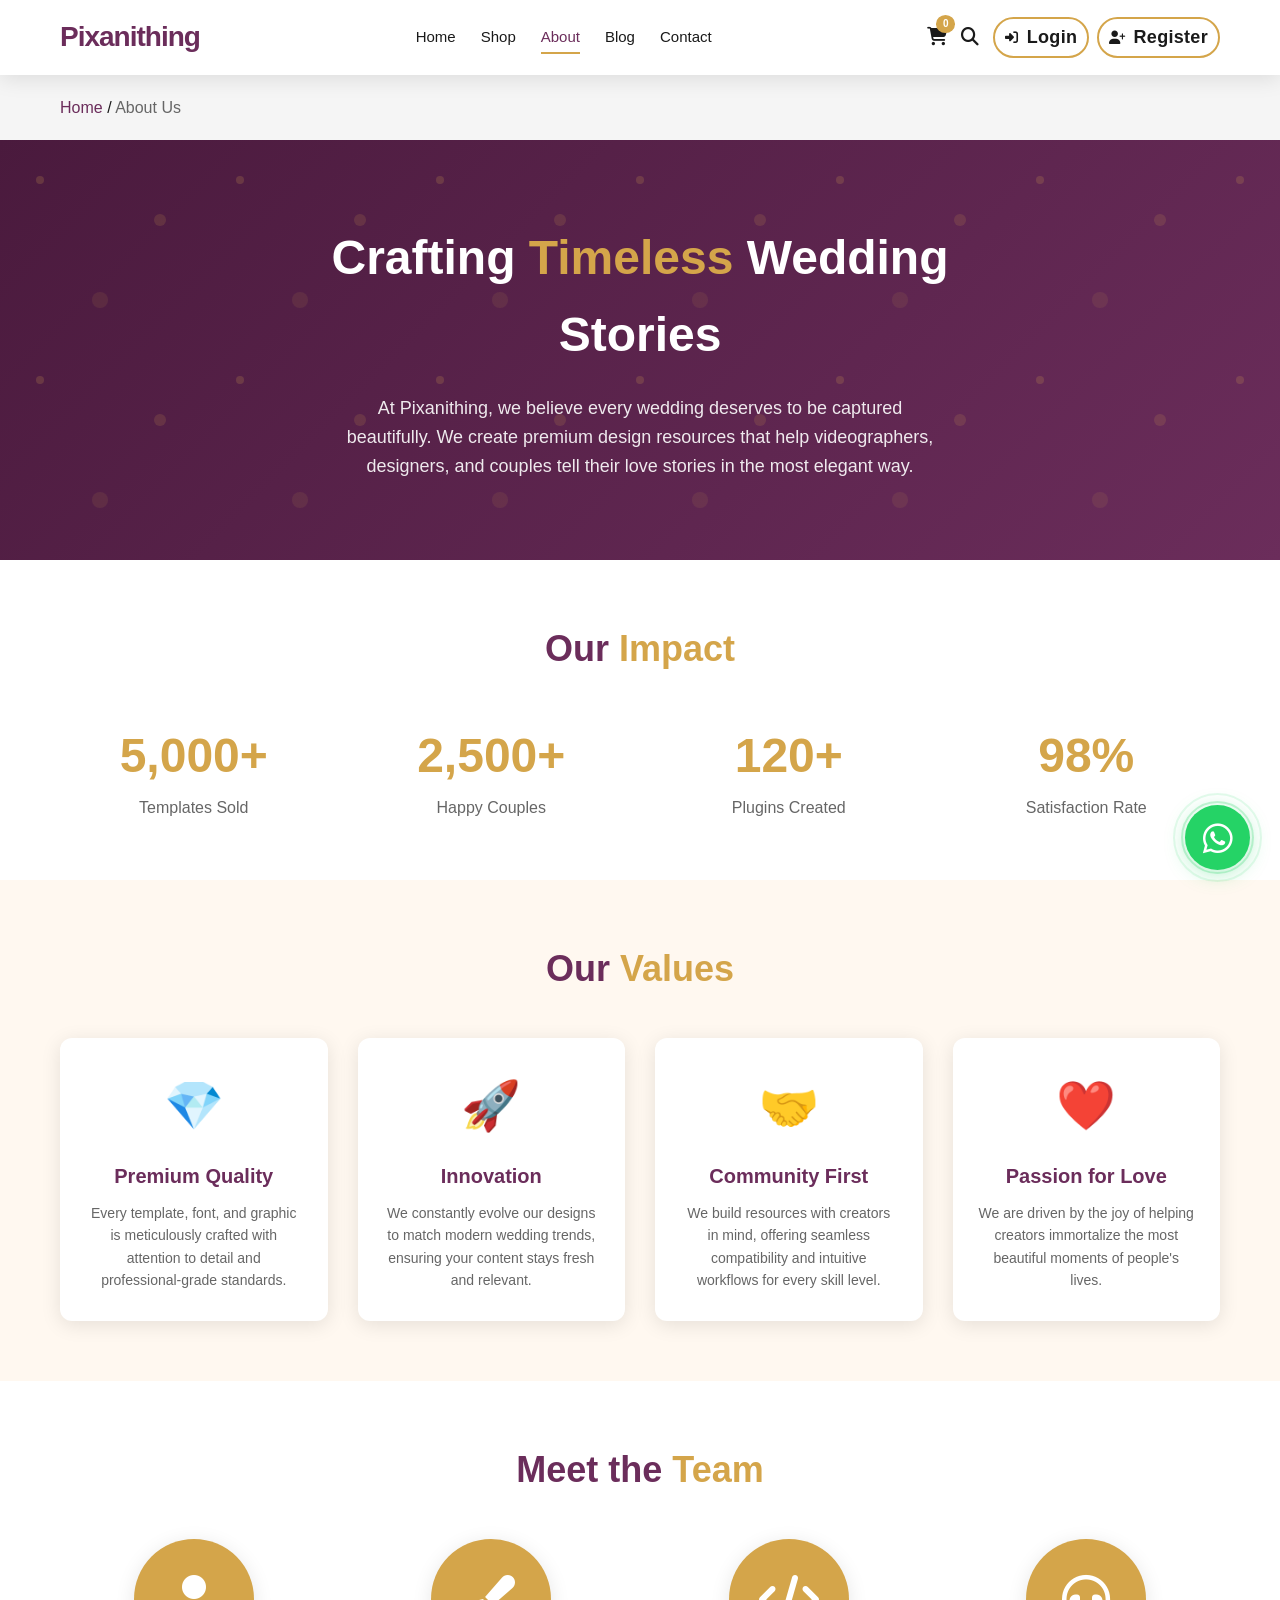
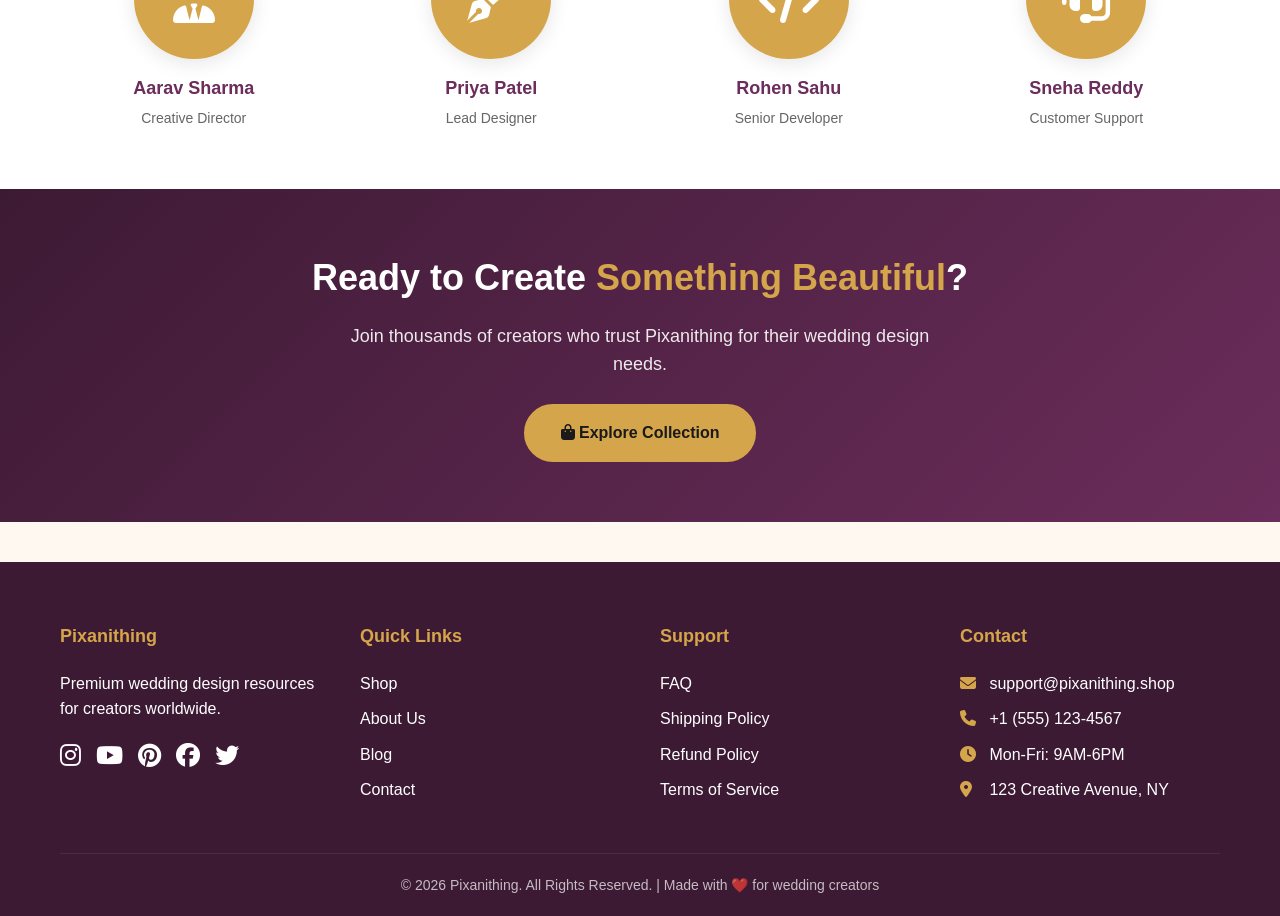
<file: about.html>
<!DOCTYPE html>
<html lang="en">
<head>
    <meta charset="UTF-8" />
    <meta name="viewport" content="width=device-width, initial-scale=1.0" />
    <title>About Us – Pixanithing</title>
    <meta name="description" content="Learn about PixanithingVault – premium wedding design resources for creators worldwide." />

    <!-- Google Identity Services -->
    <script src="https://accounts.google.com/gsi/client" async defer></script>

    <!-- Font Awesome -->
    <link rel="stylesheet" href="https://cdnjs.cloudflare.com/ajax/libs/font-awesome/6.4.0/css/all.min.css" />

    <!-- External Stylesheet -->
    <link rel="stylesheet" href="css/style.css" />

    <!-- About Page Specific Styles -->
    <style>
        .about-hero {
            background: linear-gradient(135deg, var(--primary-dark), var(--primary));
            color: var(--white);
            padding: 80px 0;
            text-align: center;
            position: relative;
            overflow: hidden;
        }
        .about-hero::before {
            content: '';
            position: absolute;
            top: 0;
            left: 0;
            right: 0;
            bottom: 0;
            background: url('data:image/svg+xml,<svg xmlns="http://www.w3.org/2000/svg" viewBox="0 0 100 100"><circle cx="20" cy="20" r="2" fill="%23D4A54A" opacity="0.2"/><circle cx="80" cy="40" r="3" fill="%23D4A54A" opacity="0.15"/><circle cx="50" cy="80" r="4" fill="%23D4A54A" opacity="0.1"/></svg>');
            background-size: 200px;
        }
        .about-hero-content {
            position: relative;
            z-index: 1;
            max-width: 800px;
            margin: 0 auto;
        }
        .about-hero h1 {
            font-size: 48px;
            margin-bottom: 20px;
        }
        .about-hero h1 span {
            color: var(--gold);
        }
        .about-hero p {
            font-size: 18px;
            opacity: 0.9;
            max-width: 600px;
            margin: 0 auto;
        }

        .stats-section {
            padding: 60px 0;
            background: var(--white);
        }
        .stats-grid {
            display: grid;
            grid-template-columns: repeat(auto-fit, minmax(200px, 1fr));
            gap: 30px;
            text-align: center;
        }
        .stat-item .number {
            font-size: 48px;
            font-weight: 700;
            color: var(--gold);
            display: block;
        }
        .stat-item .label {
            font-size: 16px;
            color: var(--gray);
            margin-top: 5px;
        }

        .values-section {
            padding: 60px 0;
            background: var(--cream);
        }
        .values-grid {
            display: grid;
            grid-template-columns: repeat(auto-fit, minmax(250px, 1fr));
            gap: 30px;
        }
        .value-card {
            background: var(--white);
            padding: 30px 25px;
            border-radius: var(--border-radius);
            text-align: center;
            box-shadow: var(--shadow);
            transition: var(--transition);
        }
        .value-card:hover {
            transform: translateY(-8px);
            box-shadow: var(--shadow-hover);
        }
        .value-card .icon {
            font-size: 48px;
            color: var(--gold);
            margin-bottom: 15px;
        }
        .value-card h3 {
            color: var(--primary);
            font-size: 20px;
            margin-bottom: 10px;
        }
        .value-card p {
            color: var(--gray);
            font-size: 14px;
            line-height: 1.6;
        }

        .team-section {
            padding: 60px 0;
            background: var(--white);
        }
        .team-grid {
            display: grid;
            grid-template-columns: repeat(auto-fit, minmax(200px, 1fr));
            gap: 30px;
            text-align: center;
        }
        .team-card .avatar {
            width: 120px;
            height: 120px;
            border-radius: 50%;
            background: var(--gold);
            display: flex;
            align-items: center;
            justify-content: center;
            margin: 0 auto 15px;
            font-size: 48px;
            color: var(--white);
            box-shadow: var(--shadow);
        }
        .team-card h4 {
            color: var(--primary);
            font-size: 18px;
            margin-bottom: 4px;
        }
        .team-card .role {
            color: var(--gray);
            font-size: 14px;
        }

        .cta-section {
            padding: 60px 20px;
            background: linear-gradient(135deg, var(--deep-plum), var(--primary));
            color: var(--white);
            text-align: center;
        }
        .cta-section h2 {
            font-size: 36px;
            margin-bottom: 15px;
        }
        .cta-section h2 span {
            color: var(--gold);
        }
        .cta-section p {
            font-size: 18px;
            opacity: 0.9;
            max-width: 600px;
            margin: 0 auto 25px;
        }

        @media (max-width: 768px) {
            .about-hero h1 {
                font-size: 32px;
            }
            .stat-item .number {
                font-size: 36px;
            }
            .cta-section h2 {
                font-size: 28px;
            }
        }
        @media (max-width: 480px) {
            .about-hero h1 {
                font-size: 26px;
            }
            .stats-grid {
                grid-template-columns: 1fr 1fr;
            }
            .team-grid {
                grid-template-columns: 1fr 1fr;
            }
        }
    </style>
</head>

<body>

    <!-- ============================================
    HEADER
    ============================================ -->
    <header>
        <div class="container nav-container">
            <a href="index.html" class="logo" title="Go to Homepage">
                Pixanithing</span>
            </a>

            <nav id="mainNav">
                <a href="index.html">Home</a>
                <a href="shop.html">Shop</a>
                <a href="about.html" class="active">About</a>
                <a href="blog.html">Blog</a>
                <a href="contact.html">Contact</a>
            </nav>

            <div class="nav-icons">
                <a href="cart.html" title="Shopping Cart">
                    <i class="fas fa-shopping-cart"></i>
                    <span class="cart-badge">0</span>
                </a>
                <a href="javascript:void(0)" onclick="toggleSearch()" title="Search">
                    <i class="fas fa-search"></i>
                </a>

                <div id="authLinks">
    <a href="login.html" class="nav-login-link" title="Login">
        <i class="fas fa-sign-in-alt"></i> Login
    </a>
    <a href="login.html?register=true" class="nav-register-link" title="Register">
        <i class="fas fa-user-plus"></i> Register
    </a>
</div>
                <div id="userLinks" style="display: none;">
                    <a href="account.html" class="nav-login-link" title="My Account" style="border-color: var(--gold);">
                        <i class="fas fa-user"></i> My Account
                    </a>
                    <a href="javascript:void(0)" onclick="logoutUser()" class="nav-register-link" title="Logout" style="background: transparent; border-color: #ff4444; color: #ff4444;">
                        <i class="fas fa-sign-out-alt"></i> Logout
                    </a>
                </div>

                <div class="hamburger" onclick="toggleNav()">
                    <i class="fas fa-bars"></i>
                </div>
            </div>

            <!-- Search Bar -->
            <div id="searchBar" style="display: none; width: 100%; padding: 15px 0; border-top: 2px solid var(--gold); margin-top: 10px;">
                <div style="display: flex; gap: 10px; max-width: 600px; margin: 0 auto; align-items: center; flex-wrap: wrap; justify-content: center;">
                    <input type="text" id="searchInput" placeholder="Search wedding templates, plugins, fonts..."
                           style="flex: 1; min-width: 200px; padding: 14px 25px; border: 2px solid var(--gold); border-radius: 50px; font-size: 16px; outline: none;">
                    <button onclick="performSearch()"
                            style="padding: 14px 30px; background: var(--gold); border: none; border-radius: 50px; color: var(--dark); font-weight: 600; cursor: pointer; transition: all 0.3s ease;">
                        <i class="fas fa-search"></i> Search
                    </button>
                    <button onclick="closeSearch()"
                            style="padding: 14px 20px; background: #ff4444; border: none; border-radius: 50px; color: white; cursor: pointer; transition: all 0.3s ease;">
                        <i class="fas fa-times"></i>
                    </button>
                </div>
                <div id="searchResults" style="max-width: 600px; margin: 15px auto 0;"></div>
            </div>
        </div>
    </header>

    <!-- ============================================
    BREADCRUMB
    ============================================ -->
    <div class="breadcrumb">
        <div class="container">
            <a href="index.html">Home</a> / <span>About Us</span>
        </div>
    </div>

    <!-- ============================================
    ABOUT HERO
    ============================================ -->
    <section class="about-hero">
        <div class="container about-hero-content">
            <h1>Crafting <span>Timeless</span> Wedding Stories</h1>
            <p>
                At Pixanithing, we believe every wedding deserves to be captured beautifully.
                We create premium design resources that help videographers, designers, and couples
                tell their love stories in the most elegant way.
            </p>
        </div>
    </section>

    <!-- ============================================
    STATS SECTION
    ============================================ -->
    <section class="stats-section">
        <div class="container">
            <h2 class="section-title">Our <span>Impact</span></h2>
            <div class="stats-grid">
                <div class="stat-item">
                    <span class="number" id="statTemplates">5,000+</span>
                    <span class="label">Templates Sold</span>
                </div>
                <div class="stat-item">
                    <span class="number" id="statCouples">2,500+</span>
                    <span class="label">Happy Couples</span>
                </div>
                <div class="stat-item">
                    <span class="number" id="statPlugins">120+</span>
                    <span class="label">Plugins Created</span>
                </div>
                <div class="stat-item">
                    <span class="number" id="statSatisfaction">98%</span>
                    <span class="label">Satisfaction Rate</span>
                </div>
            </div>
        </div>
    </section>

    <!-- ============================================
    VALUES SECTION
    ============================================ -->
    <section class="values-section">
        <div class="container">
            <h2 class="section-title">Our <span>Values</span></h2>
            <div class="values-grid">
                <div class="value-card">
                    <div class="icon">💎</div>
                    <h3>Premium Quality</h3>
                    <p>Every template, font, and graphic is meticulously crafted with attention to detail and professional-grade standards.</p>
                </div>
                <div class="value-card">
                    <div class="icon">🚀</div>
                    <h3>Innovation</h3>
                    <p>We constantly evolve our designs to match modern wedding trends, ensuring your content stays fresh and relevant.</p>
                </div>
                <div class="value-card">
                    <div class="icon">🤝</div>
                    <h3>Community First</h3>
                    <p>We build resources with creators in mind, offering seamless compatibility and intuitive workflows for every skill level.</p>
                </div>
                <div class="value-card">
                    <div class="icon">❤️</div>
                    <h3>Passion for Love</h3>
                    <p>We are driven by the joy of helping creators immortalize the most beautiful moments of people's lives.</p>
                </div>
            </div>
        </div>
    </section>

    <!-- ============================================
    TEAM SECTION
    ============================================ -->
    <section class="team-section">
        <div class="container">
            <h2 class="section-title">Meet the <span>Team</span></h2>
            <div class="team-grid">
                <div class="team-card">
                    <div class="avatar"><i class="fas fa-user-tie"></i></div>
                    <h4>Aarav Sharma</h4>
                    <p class="role">Creative Director</p>
                </div>
                <div class="team-card">
                    <div class="avatar"><i class="fas fa-pen-fancy"></i></div>
                    <h4>Priya Patel</h4>
                    <p class="role">Lead Designer</p>
                </div>
                <div class="team-card">
                    <div class="avatar"><i class="fas fa-code"></i></div>
                    <h4>Rohen Sahu</h4>
                    <p class="role">Senior Developer</p>
                </div>
                <div class="team-card">
                    <div class="avatar"><i class="fas fa-headset"></i></div>
                    <h4>Sneha Reddy</h4>
                    <p class="role">Customer Support</p>
                </div>
            </div>
        </div>
    </section>

    <!-- ============================================
    CALL TO ACTION
    ============================================ -->
    <section class="cta-section">
        <div class="container">
            <h2>Ready to Create <span>Something Beautiful</span>?</h2>
            <p>Join thousands of creators who trust Pixanithing for their wedding design needs.</p>
            <a href="shop.html" class="btn btn-primary" style="background: var(--gold); color: var(--dark); border: 2px solid var(--gold);">
                <i class="fas fa-shopping-bag"></i> Explore Collection
            </a>
        </div>
    </section>

    <!-- ============================================
    FOOTER
    ============================================ -->
    <footer>
        <div class="container">
            <div class="footer-grid">
                <div>
                    <h4>Pixanithing</h4>
                    <p style="margin-bottom:15px;">Premium wedding design resources for creators worldwide.</p>
                    <div class="social-icons">
                        <a href="#"><i class="fab fa-instagram"></i></a>
                        <a href="#"><i class="fab fa-youtube"></i></a>
                        <a href="#"><i class="fab fa-pinterest"></i></a>
                        <a href="#"><i class="fab fa-facebook"></i></a>
                        <a href="#"><i class="fab fa-twitter"></i></a>
                    </div>
                </div>
                <div>
                    <h4>Quick Links</h4>
                    <ul>
                        <li><a href="shop.html">Shop</a></li>
                        <li><a href="about.html">About Us</a></li>
                        <li><a href="blog.html">Blog</a></li>
                        <li><a href="contact.html">Contact</a></li>
                    </ul>
                </div>
                <div>
                    <h4>Support</h4>
                    <ul>
                        <li><a href="faq.html">FAQ</a></li>
                        <li><a href="shipping-policy.html">Shipping Policy</a></li>
                        <li><a href="refund-policy.html">Refund Policy</a></li>
                        <li><a href="terms.html">Terms of Service</a></li>
                    </ul>
                </div>
                <div>
                    <h4>Contact</h4>
                    <ul>
                        <li><i class="fas fa-envelope" style="color:var(--gold); width:25px;"></i> support@pixanithing.shop</li>
                        <li><i class="fas fa-phone" style="color:var(--gold); width:25px;"></i> +1 (555) 123-4567</li>
                        <li><i class="fas fa-clock" style="color:var(--gold); width:25px;"></i> Mon-Fri: 9AM-6PM</li>
                        <li><i class="fas fa-map-marker-alt" style="color:var(--gold); width:25px;"></i> 123 Creative Avenue, NY</li>
                    </ul>
                </div>
            </div>
            <div class="footer-bottom">
                <p>&copy; 2026 Pixanithing. All Rights Reserved. | Made with ❤️ for wedding creators</p>
            </div>
        </div>
    </footer>
 <!-- ============================================
    WHATSAPP FLOATING BUTTON (Add here)
    ============================================ -->
    <a href="https://wa.me/918817846586?text=Hi%20PixanithingVault%2C%20I%20need%20help%20with%20wedding%20templates!"
       class="whatsapp-float"
       target="_blank"
       rel="noopener noreferrer"
       aria-label="Chat on WhatsApp">
        <i class="fab fa-whatsapp"></i>
        <span class="whatsapp-tooltip">💬 Chat with us!</span>
    </a>
    <!-- ============================================
    JAVASCRIPT
    ============================================ -->
    <script src="js/script.js"></script>

    <!-- About Page Specific JavaScript -->
    <script>
        document.addEventListener('DOMContentLoaded', function() {
            // Update cart badge
            if (typeof fetchCartAndUpdateBadge === 'function') {
                fetchCartAndUpdateBadge();
            }

            // Update header
            if (typeof updateHeader === 'function') {
                updateHeader();
            }

            console.log('📄 About page loaded');
        });
    </script>

</body>
</html>
</file>
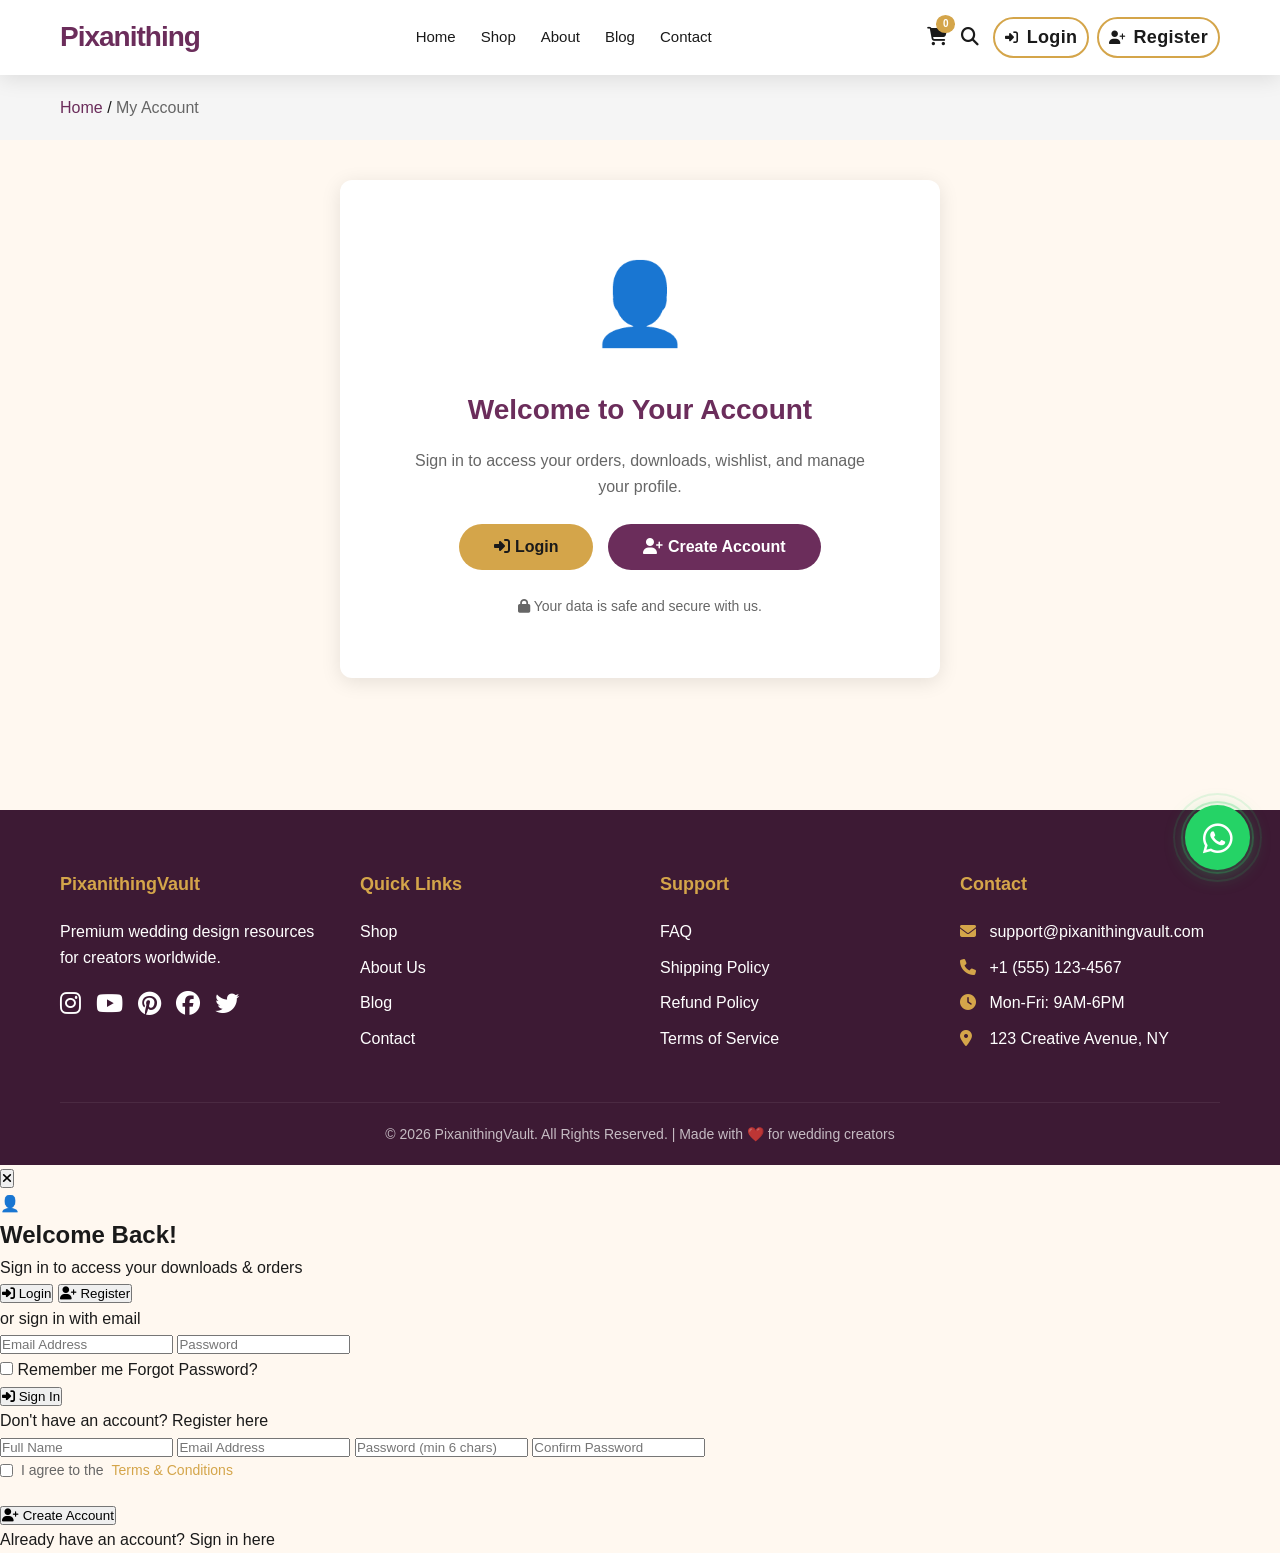
<file: account.html>
<!DOCTYPE html>
<html lang="en">
<head>
    <meta charset="UTF-8" />
    <meta name="viewport" content="width=device-width, initial-scale=1.0" />
    <title>My Account – Pixanithing</title>
    <meta name="description" content="Manage your account, orders, downloads, and wishlist at PixanithingVault." />

    <!-- Google Identity Services -->
    <script src="https://accounts.google.com/gsi/client" async defer></script>

    <!-- Font Awesome -->
    <link rel="stylesheet" href="https://cdnjs.cloudflare.com/ajax/libs/font-awesome/6.4.0/css/all.min.css" />

    <!-- External Stylesheet -->
    <link rel="stylesheet" href="css/style.css" />

    <!-- Account Page Specific Styles -->
    <style>
        .account-main {
            padding: 40px 0 60px;
            background: var(--cream);
            min-height: 70vh;
        }
        .welcome-header {
            margin-bottom: 25px;
        }
        .welcome-header h2 {
            color: var(--primary);
            font-size: 28px;
        }
        .welcome-header h2 span {
            color: var(--gold);
        }
        .welcome-header p {
            color: var(--gray);
        }

        .tab-content {
            display: none;
            animation: fadeIn 0.3s ease;
        }
        .tab-content.active {
            display: block;
        }

        .empty-state {
            text-align: center;
            padding: 40px 20px;
            background: var(--white);
            border-radius: var(--border-radius);
            box-shadow: var(--shadow);
        }
        .empty-state i {
            font-size: 48px;
            color: var(--gold);
            opacity: 0.3;
            margin-bottom: 15px;
        }
        .empty-state h4 {
            color: var(--primary);
            font-size: 20px;
            margin-bottom: 8px;
        }
        .empty-state p {
            color: var(--gray);
            margin-bottom: 15px;
        }

        .wishlist-item {
            display: flex;
            align-items: center;
            justify-content: space-between;
            background: var(--white);
            border-radius: var(--border-radius);
            padding: 15px 20px;
            margin-bottom: 12px;
            box-shadow: var(--shadow);
            flex-wrap: wrap;
            gap: 15px;
        }
        .wishlist-item .item-info {
            display: flex;
            align-items: center;
            gap: 15px;
            flex: 1;
        }
        .wishlist-item .item-info .thumb {
            width: 60px;
            height: 60px;
            border-radius: var(--border-radius-sm);
            overflow: hidden;
            background: var(--light-gray);
            flex-shrink: 0;
        }
        .wishlist-item .item-info .thumb img {
            width: 100%;
            height: 100%;
            object-fit: cover;
        }
        .wishlist-item .item-info .details h4 {
            color: var(--primary);
            font-size: 15px;
            margin-bottom: 2px;
        }
        .wishlist-item .item-info .details .category {
            color: var(--gray);
            font-size: 13px;
        }
        .wishlist-item .item-actions {
            display: flex;
            align-items: center;
            gap: 12px;
        }
        .wishlist-item .item-actions .price {
            font-weight: 700;
            color: var(--gold);
            font-size: 18px;
        }
        .wishlist-item .item-actions .btn-sm {
            padding: 6px 16px;
            border-radius: 20px;
            font-size: 13px;
            font-weight: 600;
            border: none;
            cursor: pointer;
            transition: var(--transition);
        }
        .wishlist-item .item-actions .btn-sm.primary {
            background: var(--primary);
            color: white;
        }
        .wishlist-item .item-actions .btn-sm.primary:hover {
            background: var(--primary-light);
        }
        .wishlist-item .item-actions .btn-sm.danger {
            background: transparent;
            color: #ff4444;
        }
        .wishlist-item .item-actions .btn-sm.danger:hover {
            color: #cc0000;
        }

        .loading-spinner {
            text-align: center;
            padding: 40px;
            color: var(--gray);
        }
        .loading-spinner i {
            font-size: 40px;
            color: var(--gold);
            margin-bottom: 15px;
        }

        @media (max-width: 768px) {
            .dashboard-stats {
                grid-template-columns: 1fr 1fr;
            }
            .settings-form .form-row {
                grid-template-columns: 1fr;
            }
            .order-item {
                flex-direction: column;
                text-align: center;
            }
            .order-item .order-total {
                align-self: center;
            }
            .wishlist-item {
                flex-direction: column;
                text-align: center;
            }
            .wishlist-item .item-info {
                flex-direction: column;
            }
            .wishlist-item .item-actions {
                flex-wrap: wrap;
                justify-content: center;
            }
            .guest-section {
                padding: 40px 15px;
                margin: 0 10px;
            }
            .guest-section .guest-icon {
                font-size: 60px;
            }
            .guest-section h2 {
                font-size: 22px;
            }
            .guest-section .btn-group {
                flex-direction: column;
                align-items: center;
            }
            .guest-section .btn-group .btn {
                width: 100%;
                max-width: 250px;
            }
            .profile-avatar {
                width: 80px;
                height: 80px;
                font-size: 36px;
            }
            .stat-card .number {
                font-size: 22px;
            }
        }

        @media (max-width: 480px) {
            .dashboard-stats {
                grid-template-columns: 1fr 1fr;
                gap: 12px;
            }
            .stat-card {
                padding: 15px;
            }
            .stat-card .icon {
                font-size: 24px;
            }
            .stat-card .number {
                font-size: 20px;
            }
            .settings-form {
                padding: 18px;
            }
            .settings-form .btn-group {
                flex-direction: column;
            }
            .settings-form .btn-group .btn {
                width: 100%;
            }
        }
    </style>
</head>

<body>

    <!-- ============================================
    HEADER
    ============================================ -->
    <header>
        <div class="container nav-container">
            <a href="index.html" class="logo" title="Go to Homepage">
                Pixanithing</span>
            </a>

            <nav id="mainNav">
                <a href="index.html">Home</a>
                <a href="shop.html">Shop</a>
                <a href="about.html">About</a>
                <a href="blog.html">Blog</a>
                <a href="contact.html">Contact</a>
            </nav>

            <div class="nav-icons">
                <a href="cart.html" title="Shopping Cart">
                    <i class="fas fa-shopping-cart"></i>
                    <span class="cart-badge">0</span>
                </a>
                <a href="javascript:void(0)" onclick="toggleSearch()" title="Search">
                    <i class="fas fa-search"></i>
                </a>

                <div id="authLinks" style="display:none;">
                    <a href="javascript:void(0)" onclick="openLoginModal()" class="nav-login-link" title="Login">
                        <i class="fas fa-sign-in-alt"></i> Login
                    </a>
                    <a href="javascript:void(0)" onclick="openRegisterModal()" class="nav-register-link" title="Register">
                        <i class="fas fa-user-plus"></i> Register
                    </a>
                </div>

                <div id="userLinks">
                    <a href="account.html" class="nav-login-link" title="My Account" style="border-color: var(--gold);">
                        <i class="fas fa-user"></i> My Account
                    </a>
                    <a href="javascript:void(0)" onclick="logoutUser()" class="nav-register-link" title="Logout" style="background: transparent; border-color: #ff4444; color: #ff4444;">
                        <i class="fas fa-sign-out-alt"></i> Logout
                    </a>
                </div>

                <div class="hamburger" onclick="toggleNav()">
                    <i class="fas fa-bars"></i>
                </div>
            </div>

            <!-- Search Bar -->
            <div id="searchBar" style="display: none; width: 100%; padding: 15px 0; border-top: 2px solid var(--gold); margin-top: 10px;">
                <div style="display: flex; gap: 10px; max-width: 600px; margin: 0 auto; align-items: center; flex-wrap: wrap; justify-content: center;">
                    <input type="text" id="searchInput" placeholder="Search wedding templates, plugins, fonts..."
                           style="flex: 1; min-width: 200px; padding: 14px 25px; border: 2px solid var(--gold); border-radius: 50px; font-size: 16px; outline: none;">
                    <button onclick="performSearch()"
                            style="padding: 14px 30px; background: var(--gold); border: none; border-radius: 50px; color: var(--dark); font-weight: 600; cursor: pointer; transition: all 0.3s ease;">
                        <i class="fas fa-search"></i> Search
                    </button>
                    <button onclick="closeSearch()"
                            style="padding: 14px 20px; background: #ff4444; border: none; border-radius: 50px; color: white; cursor: pointer; transition: all 0.3s ease;">
                        <i class="fas fa-times"></i>
                    </button>
                </div>
                <div id="searchResults" style="max-width: 600px; margin: 15px auto 0;"></div>
            </div>
        </div>
    </header>

    <!-- ============================================
    BREADCRUMB
    ============================================ -->
    <div class="breadcrumb">
        <div class="container">
            <a href="index.html">Home</a> / <span>My Account</span>
        </div>
    </div>

    <!-- ============================================
    ACCOUNT MAIN
    ============================================ -->
    <section class="account-main">
        <div class="container">

            <div id="accountContent">
                <!-- Loading State -->
                <div class="loading-spinner" id="loadingSpinner">
                    <i class="fas fa-spinner fa-spin"></i>
                    <p>Loading your account...</p>
                </div>
                <!-- Content will be rendered by JavaScript -->
            </div>

        </div>
    </section>

    <!-- ============================================
    FOOTER
    ============================================ -->
    <footer>
        <div class="container">
            <div class="footer-grid">
                <div>
                    <h4>PixanithingVault</h4>
                    <p style="margin-bottom:15px;">Premium wedding design resources for creators worldwide.</p>
                    <div class="social-icons">
                        <a href="#"><i class="fab fa-instagram"></i></a>
                        <a href="#"><i class="fab fa-youtube"></i></a>
                        <a href="#"><i class="fab fa-pinterest"></i></a>
                        <a href="#"><i class="fab fa-facebook"></i></a>
                        <a href="#"><i class="fab fa-twitter"></i></a>
                    </div>
                </div>
                <div>
                    <h4>Quick Links</h4>
                    <ul>
                        <li><a href="shop.html">Shop</a></li>
                        <li><a href="about.html">About Us</a></li>
                        <li><a href="blog.html">Blog</a></li>
                        <li><a href="contact.html">Contact</a></li>
                    </ul>
                </div>
                <div>
                    <h4>Support</h4>
                    <ul>
                        <li><a href="faq.html">FAQ</a></li>
                        <li><a href="shipping-policy.html">Shipping Policy</a></li>
                        <li><a href="refund-policy.html">Refund Policy</a></li>
                        <li><a href="terms.html">Terms of Service</a></li>
                    </ul>
                </div>
                <div>
                    <h4>Contact</h4>
                    <ul>
                        <li><i class="fas fa-envelope" style="color:var(--gold); width:25px;"></i> support@pixanithingvault.com</li>
                        <li><i class="fas fa-phone" style="color:var(--gold); width:25px;"></i> +1 (555) 123-4567</li>
                        <li><i class="fas fa-clock" style="color:var(--gold); width:25px;"></i> Mon-Fri: 9AM-6PM</li>
                        <li><i class="fas fa-map-marker-alt" style="color:var(--gold); width:25px;"></i> 123 Creative Avenue, NY</li>
                    </ul>
                </div>
            </div>
            <div class="footer-bottom">
                <p>&copy; 2026 PixanithingVault. All Rights Reserved. | Made with ❤️ for wedding creators</p>
            </div>
        </div>
    </footer>

    <!-- ============================================
    WHATSAPP FLOATING BUTTON
    ============================================ -->
    <a href="https://wa.me/919999999999?text=Hi%20PixanithingVault%2C%20I%20need%20help%20with%20my%20account!"
       class="whatsapp-float"
       target="_blank"
       rel="noopener noreferrer"
       aria-label="Chat on WhatsApp">
        <i class="fab fa-whatsapp"></i>
        <span class="whatsapp-tooltip">💬 Need help?</span>
    </a>

    <!-- ============================================
    LOGIN / REGISTER MODAL
    ============================================ -->
    <div id="userModal">
        <div>
            <button class="close-modal" onclick="closeUserModal()">
                <i class="fas fa-times"></i>
            </button>

            <div class="modal-header">
                <div class="icon">👤</div>
                <h2>Welcome Back!</h2>
                <p>Sign in to access your downloads &amp; orders</p>
            </div>

            <div class="modal-tabs">
                <button id="loginTab" class="active" onclick="switchTab('login')">
                    <i class="fas fa-sign-in-alt"></i> Login
                </button>
                <button id="registerTab" onclick="switchTab('register')">
                    <i class="fas fa-user-plus"></i> Register
                </button>
            </div>

            <!-- Login Form -->
            <div id="loginForm">
                <div class="google-signin-wrapper">
                    <div id="g_id_onload"
                         data-client_id="240069241437-8sgrtkm27a673dnkinit3v3fsb4vu00s.apps.googleusercontent.com"
                         data-callback="handleGoogleSignIn"
                         data-auto_prompt="false">
                    </div>
                    <div class="g_id_signin"
                         data-type="standard"
                         data-shape="pill"
                         data-theme="outline"
                         data-text="sign_in_with"
                         data-size="large"
                         data-logo_alignment="left">
                    </div>
                </div>
                <div class="divider-line">or sign in with email</div>

                <form onsubmit="handleLogin(event)">
                    <input type="email" id="loginEmail" placeholder="Email Address" required>
                    <input type="password" id="loginPassword" placeholder="Password" required>
                    <div class="form-row">
                        <label><input type="checkbox"> Remember me</label>
                        <a href="#">Forgot Password?</a>
                    </div>
                    <button type="submit" class="btn-submit">
                        <i class="fas fa-sign-in-alt"></i> Sign In
                    </button>
                </form>
                <div class="modal-footer">
                    Don't have an account? <a href="#" onclick="switchTab('register')">Register here</a>
                </div>
            </div>

            <!-- Register Form -->
            <div id="registerForm">
                <form onsubmit="handleRegister(event)">
                    <input type="text" id="registerName" placeholder="Full Name" required>
                    <input type="email" id="registerEmail" placeholder="Email Address" required>
                    <input type="password" id="registerPassword" placeholder="Password (min 6 chars)" minlength="6" required>
                    <input type="password" id="registerConfirmPassword" placeholder="Confirm Password" required>
                    <div style="margin-bottom:20px;">
                        <label style="display:flex; align-items:center; gap:8px; color:var(--gray); font-size:14px;">
                            <input type="checkbox" required> I agree to the <a href="terms.html" style="color:var(--gold);">Terms &amp; Conditions</a>
                        </label>
                    </div>
                    <button type="submit" class="btn-submit btn-submit-dark">
                        <i class="fas fa-user-plus"></i> Create Account
                    </button>
                </form>
                <div class="modal-footer">
                    Already have an account? <a href="#" onclick="switchTab('login')">Sign in here</a>
                </div>
            </div>
        </div>
    </div>

    <!-- ============================================
    JAVASCRIPT
    ============================================ -->
    <script src="js/script.js"></script>

    <!-- Account Page Specific JavaScript -->
    <script>
        // ============================================
        // STATE
        // ============================================

        let currentUser = null;
        let userOrders = [];
        let userWishlist = [];

        // ============================================
        // GET USER FROM LOCALSTORAGE
        // ============================================

        function getCurrentUser() {
            try {
                return JSON.parse(localStorage.getItem('currentUser'));
            } catch {
                return null;
            }
        }

        // ============================================
        // LOAD ACCOUNT CONTENT
        // ============================================

        async function loadAccountContent() {
            const container = document.getElementById('accountContent');
            const spinner = document.getElementById('loadingSpinner');

            currentUser = getCurrentUser();

            if (currentUser) {
                await loadUserData();
                renderDashboard();
            } else {
                renderGuestView();
            }

            spinner.style.display = 'none';
        }

        // ============================================
        // LOAD USER DATA FROM BACKEND
        // ============================================

        async function loadUserData() {
            const token = localStorage.getItem('token');
            if (!token) return;

            try {
                // Fetch orders
                const ordersRes = await fetch(`${API_BASE_URL}/orders`, {
                    headers: { 'Authorization': `Bearer ${token}` }
                });
                if (ordersRes.ok) {
                    userOrders = await ordersRes.json();
                }

                // Fetch wishlist (using localStorage as fallback)
                userWishlist = JSON.parse(localStorage.getItem('wishlist')) || [];

            } catch (error) {
                console.error('Error loading user data:', error);
            }
        }

        // ============================================
        // RENDER GUEST VIEW
        // ============================================

        function renderGuestView() {
            const container = document.getElementById('accountContent');

            container.innerHTML = `
                <div class="guest-section">
                    <div class="guest-icon">👤</div>
                    <h2>Welcome to Your Account</h2>
                    <p>Sign in to access your orders, downloads, wishlist, and manage your profile.</p>
                    <div class="btn-group">
                        <button class="btn btn-primary" onclick="openLoginModal()">
                            <i class="fas fa-sign-in-alt"></i> Login
                        </button>
                        <button class="btn btn-dark" onclick="openRegisterModal()">
                            <i class="fas fa-user-plus"></i> Create Account
                        </button>
                    </div>
                    <div class="secure-note">
                        <i class="fas fa-lock"></i> Your data is safe and secure with us.
                    </div>
                </div>
            `;
        }

        // ============================================
        // RENDER DASHBOARD
        // ============================================

        function renderDashboard() {
            const container = document.getElementById('accountContent');

            container.innerHTML = `
                <div class="dashboard-grid">

                    <!-- Sidebar -->
                    <aside class="account-sidebar">
                        <div class="profile-header">
                            <div class="profile-avatar">
                                <i class="fas fa-user"></i>
                            </div>
                            <h3 id="sidebarUserName">${currentUser.name || 'User'}</h3>
                            <p id="sidebarUserEmail">${currentUser.email || ''}</p>
                            <span class="verified-badge"><i class="fas fa-check-circle"></i> Verified</span>
                        </div>

                        <nav class="sidebar-menu" id="sidebarMenu">
                            <a href="#" class="active" data-tab="dashboard" onclick="switchTab('dashboard', this)">
                                <i class="fas fa-tachometer-alt"></i> Dashboard
                            </a>
                            <a href="#" data-tab="orders" onclick="switchTab('orders', this)">
                                <i class="fas fa-shopping-bag"></i> My Orders
                            </a>
                            <a href="#" data-tab="downloads" onclick="switchTab('downloads', this)">
                                <i class="fas fa-download"></i> My Downloads
                            </a>
                            <a href="#" data-tab="wishlist" onclick="switchTab('wishlist', this)">
                                <i class="fas fa-heart"></i> Wishlist
                            </a>
                            <a href="#" data-tab="settings" onclick="switchTab('settings', this)">
                                <i class="fas fa-cog"></i> Settings
                            </a>
                            <a href="#" class="logout" onclick="logoutUser()">
                                <i class="fas fa-sign-out-alt"></i> Logout
                            </a>
                        </nav>
                    </aside>

                    <!-- Main Content -->
                    <div class="account-content">

                        <!-- Welcome Header -->
                        <div class="welcome-header">
                            <h2>Welcome Back, <span id="welcomeName">${currentUser.name || 'User'}</span>!</h2>
                            <p>Here's what's happening with your account today.</p>
                        </div>

                        <!-- Dashboard Tab -->
                        <div id="tab-dashboard" class="tab-content active">
                            <div class="dashboard-stats" id="statsContainer"></div>
                            <div style="background: var(--white); border-radius: var(--border-radius); padding: 25px; box-shadow: var(--shadow);">
                                <div style="display: flex; justify-content: space-between; align-items: center; margin-bottom: 20px;">
                                    <h3 style="color: var(--primary);">Recent Orders</h3>
                                    <a href="#" onclick="switchTab('orders', document.querySelector('[data-tab=orders]'))" style="color: var(--gold); font-size: 14px;">
                                        View All <i class="fas fa-arrow-right"></i>
                                    </a>
                                </div>
                                <div id="recentOrders"></div>
                            </div>
                        </div>

                        <!-- Orders Tab -->
                        <div id="tab-orders" class="tab-content">
                            <h3 style="color: var(--primary); margin-bottom: 20px;">My Orders</h3>
                            <div id="ordersList"></div>
                        </div>

                        <!-- Downloads Tab -->
                        <div id="tab-downloads" class="tab-content">
                            <h3 style="color: var(--primary); margin-bottom: 20px;">My Downloads</h3>
                            <div id="downloadsList"></div>
                        </div>

                        <!-- Wishlist Tab -->
                        <div id="tab-wishlist" class="tab-content">
                            <h3 style="color: var(--primary); margin-bottom: 20px;">My Wishlist</h3>
                            <div id="wishlistList"></div>
                        </div>

                        <!-- Settings Tab -->
                        <div id="tab-settings" class="tab-content">
                            <h3 style="color: var(--primary); margin-bottom: 20px;">Account Settings</h3>
                            <form class="settings-form" id="settingsForm" onsubmit="updateProfile(event)">
                                <div class="form-row">
                                    <div class="form-group">
                                        <label>Full Name</label>
                                        <input type="text" id="settingsName" placeholder="Your full name" value="${currentUser.name || ''}" required />
                                    </div>
                                    <div class="form-group">
                                        <label>Email Address</label>
                                        <input type="email" id="settingsEmail" placeholder="your@email.com" value="${currentUser.email || ''}" required />
                                    </div>
                                </div>
                                <div class="form-row">
                                    <div class="form-group">
                                        <label>Phone Number</label>
                                        <input type="tel" id="settingsPhone" placeholder="+1 (555) 123-4567" value="${currentUser.phone || ''}" />
                                    </div>
                                    <div class="form-group">
                                        <label>Country</label>
                                        <select id="settingsCountry">
                                            <option value="">Select Country</option>
                                            <option value="US" ${currentUser.country === 'US' ? 'selected' : ''}>United States</option>
                                            <option value="UK" ${currentUser.country === 'UK' ? 'selected' : ''}>United Kingdom</option>
                                            <option value="CA" ${currentUser.country === 'CA' ? 'selected' : ''}>Canada</option>
                                            <option value="AU" ${currentUser.country === 'AU' ? 'selected' : ''}>Australia</option>
                                            <option value="IN" ${currentUser.country === 'IN' ? 'selected' : ''}>India</option>
                                        </select>
                                    </div>
                                </div>
                                <div class="form-group">
                                    <label>Change Password <span style="font-weight: 400; color: var(--gray); font-size: 13px;">(leave blank to keep current)</span></label>
                                    <input type="password" id="settingsNewPassword" placeholder="New password (min 6 characters)" minlength="6" />
                                </div>
                                <div class="btn-group">
                                    <button type="submit" class="btn btn-primary">
                                        <i class="fas fa-save"></i> Save Changes
                                    </button>
                                    <button type="button" class="btn btn-secondary" style="border-color: var(--gray); color: var(--gray);" onclick="resetSettings()">
                                        <i class="fas fa-undo"></i> Reset
                                    </button>
                                </div>
                            </form>
                        </div>

                    </div>
                </div>
            `;

            // Load stats and recent orders
            renderStats();
            renderRecentOrders();
            renderOrders();
            renderDownloads();
            renderWishlist();
            resetSettings();
        }

        // ============================================
        // RENDER STATS
        // ============================================

        function renderStats() {
            const container = document.getElementById('statsContainer');
            if (!container) return;

            const ordersCount = userOrders.length || 0;
            const downloadsCount = JSON.parse(localStorage.getItem('userDownloads') || '[]').length || 0;
            const wishlistCount = userWishlist.length || 0;

            container.innerHTML = `
                <div class="stat-card">
                    <div class="icon">📦</div>
                    <div class="number">${ordersCount}</div>
                    <div class="label">Total Orders</div>
                </div>
                <div class="stat-card">
                    <div class="icon">⬇️</div>
                    <div class="number">${downloadsCount}</div>
                    <div class="label">Downloads</div>
                </div>
                <div class="stat-card">
                    <div class="icon">❤️</div>
                    <div class="number">${wishlistCount}</div>
                    <div class="label">Wishlist Items</div>
                </div>
                <div class="stat-card">
                    <div class="icon">⭐</div>
                    <div class="number">0</div>
                    <div class="label">Reviews</div>
                </div>
            `;
        }

        // ============================================
        // RENDER RECENT ORDERS (Dashboard)
        // ============================================

        function renderRecentOrders() {
            const container = document.getElementById('recentOrders');
            if (!container) return;

            const recent = userOrders.slice(0, 3);

            if (recent.length === 0) {
                container.innerHTML = `
                    <div class="empty-state">
                        <i class="fas fa-box-open"></i>
                        <h4>No Orders Yet</h4>
                        <p>You haven't placed any orders. Start shopping to see your orders here!</p>
                        <a href="shop.html" class="btn btn-primary">Start Shopping</a>
                    </div>
                `;
                return;
            }

            let html = '';
            recent.forEach(order => {
                const statusClass = order.status || 'pending';
                const statusDisplay = statusClass.charAt(0).toUpperCase() + statusClass.slice(1);
                const itemsCount = order.items ? order.items.length : 0;
                const total = order.total || 0;

                html += `
                    <div class="order-item">
                        <div class="order-info">
                            <h4>${order._id ? 'Order #' + order._id.slice(-8).toUpperCase() : 'Order'}</h4>
                            <p>${new Date(order.createdAt).toLocaleDateString()} • ${itemsCount} item${itemsCount > 1 ? 's' : ''}</p>
                        </div>
                        <div>
                            <span class="order-status ${statusClass}">${statusDisplay}</span>
                            <div class="order-total">$${total.toFixed(2)}</div>
                        </div>
                    </div>
                `;
            });

            container.innerHTML = html;
        }

        // ============================================
        // RENDER ORDERS (Full List)
        // ============================================

        function renderOrders() {
            const container = document.getElementById('ordersList');
            if (!container) return;

            if (userOrders.length === 0) {
                container.innerHTML = `
                    <div class="empty-state">
                        <i class="fas fa-box-open"></i>
                        <h4>No Orders Found</h4>
                        <p>You haven't placed any orders yet.</p>
                        <a href="shop.html" class="btn btn-primary">Start Shopping</a>
                    </div>
                `;
                return;
            }

            let html = '';
            userOrders.forEach(order => {
                const statusClass = order.status || 'pending';
                const statusDisplay = statusClass.charAt(0).toUpperCase() + statusClass.slice(1);
                const itemsCount = order.items ? order.items.length : 0;
                const total = order.total || 0;

                html += `
                    <div class="order-item">
                        <div class="order-info">
                            <h4>${order._id ? 'Order #' + order._id.slice(-8).toUpperCase() : 'Order'}</h4>
                            <p>${new Date(order.createdAt).toLocaleDateString()} • ${itemsCount} item${itemsCount > 1 ? 's' : ''}</p>
                        </div>
                        <div>
                            <span class="order-status ${statusClass}">${statusDisplay}</span>
                            <div class="order-total">$${total.toFixed(2)}</div>
                        </div>
                    </div>
                `;
            });

            container.innerHTML = html;
        }

        // ============================================
        // RENDER DOWNLOADS
        // ============================================

        function renderDownloads() {
            const container = document.getElementById('downloadsList');
            if (!container) return;

            const downloads = JSON.parse(localStorage.getItem('userDownloads')) || [];

            if (downloads.length === 0) {
                container.innerHTML = `
                    <div class="empty-state">
                        <i class="fas fa-download"></i>
                        <h4>No Downloads</h4>
                        <p>You haven't downloaded any products yet. Purchase and download your templates here!</p>
                        <a href="shop.html" class="btn btn-primary">Browse Products</a>
                    </div>
                `;
                return;
            }

            let html = '';
            downloads.forEach(download => {
                html += `
                    <div class="order-item">
                        <div class="order-info">
                            <h4>${download.name || 'Product'}</h4>
                            <p>${download.date || 'Downloaded'} • ${download.size || '—'}</p>
                        </div>
                        <div>
                            <a href="#" class="btn btn-primary" style="padding: 8px 20px; font-size: 14px;">
                                <i class="fas fa-download"></i> Download
                            </a>
                        </div>
                    </div>
                `;
            });

            container.innerHTML = html;
        }

        // ============================================
        // RENDER WISHLIST
        // ============================================

        function renderWishlist() {
            const container = document.getElementById('wishlistList');
            if (!container) return;

            if (userWishlist.length === 0) {
                container.innerHTML = `
                    <div class="empty-state">
                        <i class="fas fa-heart"></i>
                        <h4>Your Wishlist is Empty</h4>
                        <p>Save your favorite products to your wishlist and come back to them later!</p>
                        <a href="shop.html" class="btn btn-primary">Browse Products</a>
                    </div>
                `;
                return;
            }

            let html = '';
            userWishlist.forEach((item, index) => {
                const name = item.name || 'Product';
                const category = item.category || 'Uncategorized';
                const price = item.price || '$0.00';
                const image = item.image || 'https://via.placeholder.com/60x60/lightgray/666?text=No+Image';

                html += `
                    <div class="wishlist-item">
                        <div class="item-info">
                            <div class="thumb">
                                <img src="${image}" alt="${name}" loading="lazy" />
                            </div>
                            <div class="details">
                                <h4>${name}</h4>
                                <div class="category">${category}</div>
                            </div>
                        </div>
                        <div class="item-actions">
                            <span class="price">${price}</span>
                            <a href="product-detail.html" class="btn-sm primary">View</a>
                            <button class="btn-sm danger" onclick="removeWishlistItem(${index})">
                                <i class="fas fa-trash"></i>
                            </button>
                        </div>
                    </div>
                `;
            });

            container.innerHTML = html;
        }

        // ============================================
        // REMOVE WISHLIST ITEM
        // ============================================

        function removeWishlistItem(index) {
            let wishlist = JSON.parse(localStorage.getItem('wishlist')) || [];
            wishlist.splice(index, 1);
            localStorage.setItem('wishlist', JSON.stringify(wishlist));
            userWishlist = wishlist;
            renderWishlist();
            renderStats();
            showNotification('🗑️ Removed', 'Item removed from wishlist.');
        }

        // ============================================
        // SWITCH TAB
        // ============================================

        function switchTab(tabName, element) {
            document.querySelectorAll('.tab-content').forEach(tab => {
                tab.classList.remove('active');
            });

            const target = document.getElementById('tab-' + tabName);
            if (target) {
                target.classList.add('active');
            }

            document.querySelectorAll('.sidebar-menu a').forEach(link => {
                link.classList.remove('active');
            });
            if (element) {
                element.classList.add('active');
            }

            if (tabName === 'orders') renderOrders();
            if (tabName === 'downloads') renderDownloads();
            if (tabName === 'wishlist') renderWishlist();
            if (tabName === 'settings') resetSettings();
        }

        // ============================================
        // UPDATE PROFILE (Settings)
        // ============================================

        async function updateProfile(event) {
            event.preventDefault();

            const name = document.getElementById('settingsName').value.trim();
            const email = document.getElementById('settingsEmail').value.trim();
            const phone = document.getElementById('settingsPhone').value.trim();
            const country = document.getElementById('settingsCountry').value;
            const newPassword = document.getElementById('settingsNewPassword').value.trim();

            if (!name || !email) {
                alert('⚠️ Name and Email are required!');
                return;
            }

            const token = localStorage.getItem('token');
            if (!token) {
                alert('❌ Please login first.');
                return;
            }

            const updateData = { name, email, phone, country };
            if (newPassword && newPassword.length >= 6) {
                updateData.password = newPassword;
            }

            try {
                const response = await fetch(`${API_BASE_URL}/auth/me`, {
                    method: 'PUT',
                    headers: {
                        'Content-Type': 'application/json',
                        'Authorization': `Bearer ${token}`
                    },
                    body: JSON.stringify(updateData)
                });

                if (response.ok) {
                    const data = await response.json();
                    localStorage.setItem('currentUser', JSON.stringify(data));
                    currentUser = data;
                    showNotification('✅ Updated!', 'Profile updated successfully.');
                    // Update sidebar name
                    const sidebarName = document.getElementById('sidebarUserName');
                    const welcomeName = document.getElementById('welcomeName');
                    if (sidebarName) sidebarName.textContent = data.name;
                    if (welcomeName) welcomeName.textContent = data.name;
                    resetSettings();
                } else {
                    const data = await response.json();
                    alert(data.error || 'Failed to update profile.');
                }
            } catch (error) {
                alert('Network error. Please try again.');
            }
        }

        // ============================================
        // RESET SETTINGS FORM
        // ============================================

        function resetSettings() {
            if (!currentUser) return;

            const name = document.getElementById('settingsName');
            const email = document.getElementById('settingsEmail');
            const phone = document.getElementById('settingsPhone');
            const country = document.getElementById('settingsCountry');
            const password = document.getElementById('settingsNewPassword');

            if (name) name.value = currentUser.name || '';
            if (email) email.value = currentUser.email || '';
            if (phone) phone.value = currentUser.phone || '';
            if (country) country.value = currentUser.country || '';
            if (password) password.value = '';
        }

        // ============================================
        // INITIALIZE
        // ============================================

        document.addEventListener('DOMContentLoaded', function() {
            loadAccountContent();

            if (typeof fetchCartAndUpdateBadge === 'function') {
                fetchCartAndUpdateBadge();
            }

            if (typeof updateHeader === 'function') {
                updateHeader();
            }

            console.log('📄 Account page loaded');
        });
    </script>

</body>
</html>
</file>
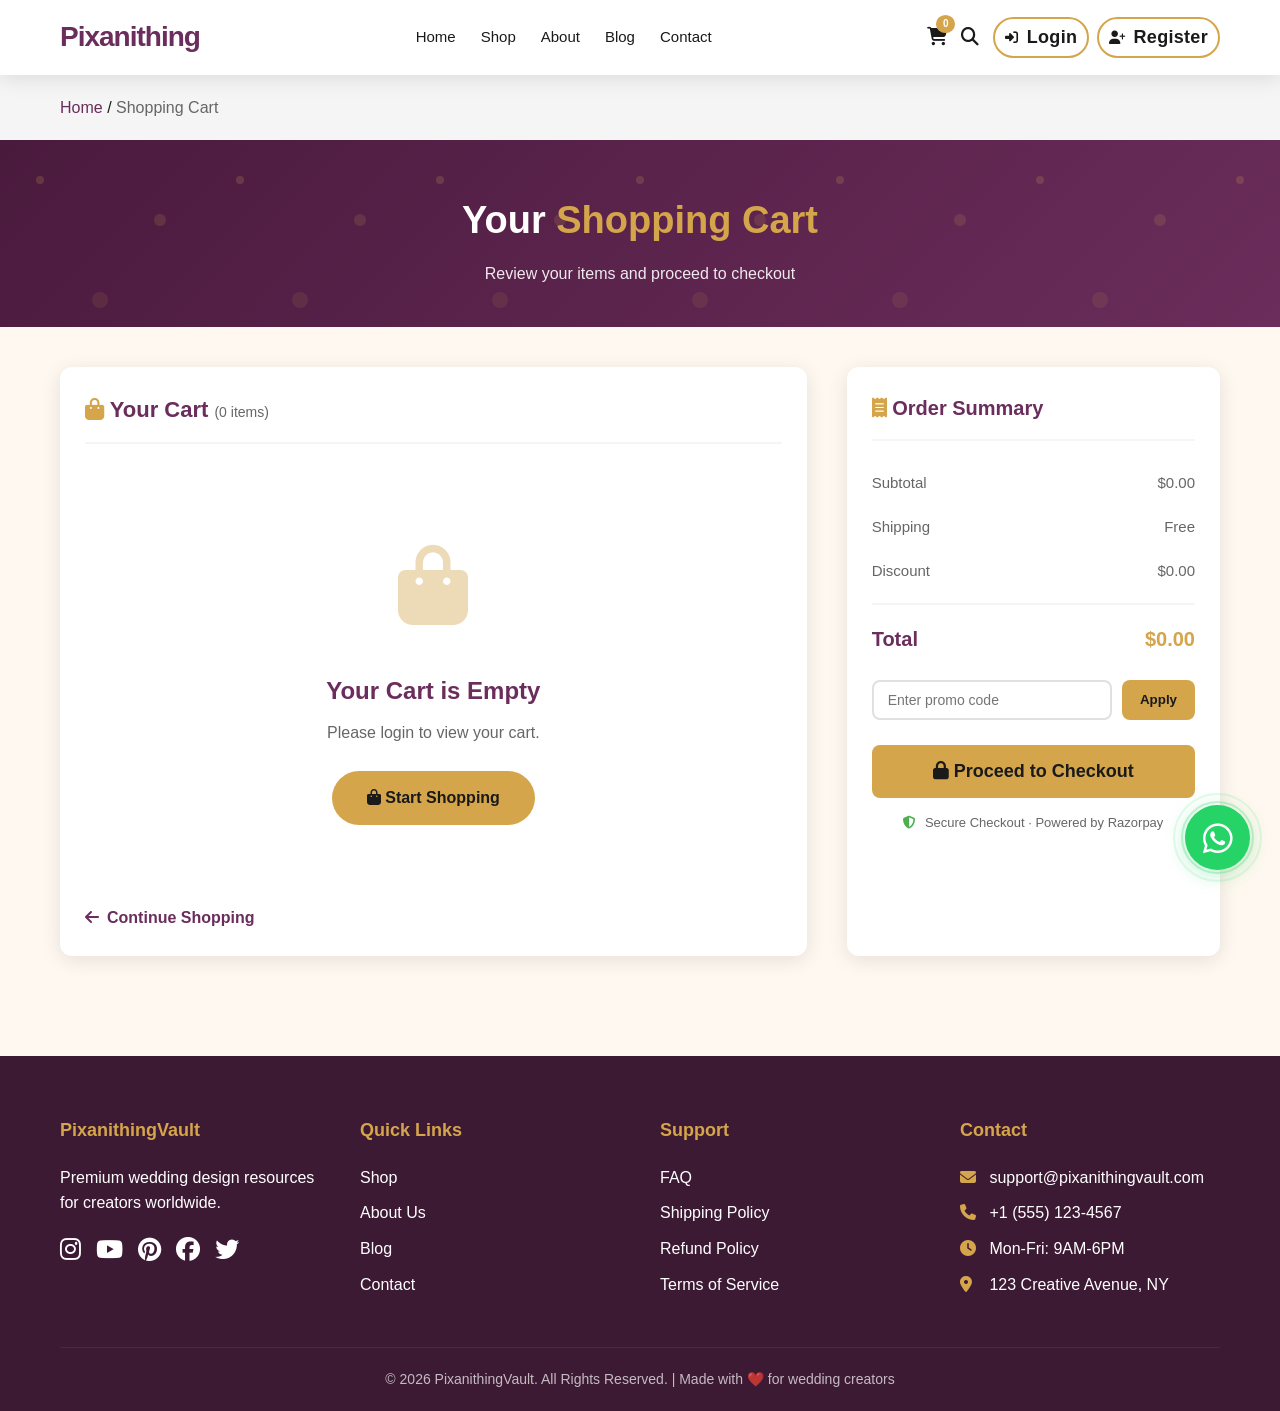
<file: cart.html>
<!DOCTYPE html>
<html lang="en">
<head>
    <meta charset="UTF-8" />
    <meta name="viewport" content="width=device-width, initial-scale=1.0" />
    <title>Cart – Pixanithing</title>
    <meta name="description" content="Review and manage your shopping cart at PixanithingVault." />

    <!-- Google Identity Services -->
    <script src="https://accounts.google.com/gsi/client" async defer></script>

    <!-- Font Awesome -->
    <link rel="stylesheet" href="https://cdnjs.cloudflare.com/ajax/libs/font-awesome/6.4.0/css/all.min.css" />

    <!-- Razorpay SDK -->
    <script src="https://checkout.razorpay.com/v1/checkout.js"></script>

    <!-- External Stylesheet -->
    <link rel="stylesheet" href="css/style.css" />

    <!-- Cart Page Specific Styles -->
    <style>
        .cart-hero {
            background: linear-gradient(135deg, var(--primary-dark), var(--primary));
            color: var(--white);
            padding: 50px 0 40px;
            text-align: center;
            position: relative;
            overflow: hidden;
        }
        .cart-hero::before {
            content: '';
            position: absolute;
            top: 0;
            left: 0;
            right: 0;
            bottom: 0;
            background: url('data:image/svg+xml,<svg xmlns="http://www.w3.org/2000/svg" viewBox="0 0 100 100"><circle cx="20" cy="20" r="2" fill="%23D4A54A" opacity="0.2"/><circle cx="80" cy="40" r="3" fill="%23D4A54A" opacity="0.15"/><circle cx="50" cy="80" r="4" fill="%23D4A54A" opacity="0.1"/></svg>');
            background-size: 200px;
        }
        .cart-hero-content {
            position: relative;
            z-index: 1;
            max-width: 700px;
            margin: 0 auto;
        }
        .cart-hero h1 {
            font-size: 38px;
            margin-bottom: 10px;
        }
        .cart-hero h1 span {
            color: var(--gold);
        }
        .cart-hero p {
            font-size: 16px;
            opacity: 0.9;
        }

        .cart-main {
            padding: 40px 0 60px;
            background: var(--cream);
            min-height: 60vh;
        }

        .cart-grid {
            display: grid;
            grid-template-columns: 2fr 1fr;
            gap: 40px;
        }

        .loading-spinner {
            text-align: center;
            padding: 40px;
            color: var(--gray);
        }
        .loading-spinner i {
            font-size: 40px;
            color: var(--gold);
            margin-bottom: 15px;
        }

        @media (max-width: 992px) {
            .cart-grid {
                grid-template-columns: 1fr;
                gap: 30px;
            }
            .order-summary {
                position: static;
            }
        }
    </style>
</head>

<body>

    <!-- ============================================
    HEADER
    ============================================ -->
    <header>
        <div class="container nav-container">
            <a href="index.html" class="logo" title="Go to Homepage">
                Pixanithing</span>
            </a>

            <nav id="mainNav">
                <a href="index.html">Home</a>
                <a href="shop.html">Shop</a>
                <a href="about.html">About</a>
                <a href="blog.html">Blog</a>
                <a href="contact.html">Contact</a>
            </nav>

            <div class="nav-icons">
                <a href="cart.html" title="Shopping Cart">
                    <i class="fas fa-shopping-cart"></i>
                    <span class="cart-badge">0</span>
                </a>
                <a href="javascript:void(0)" onclick="toggleSearch()" title="Search">
                    <i class="fas fa-search"></i>
                </a>

                <div id="authLinks">
    <a href="login.html" class="nav-login-link" title="Login">
        <i class="fas fa-sign-in-alt"></i> Login
    </a>
    <a href="login.html?register=true" class="nav-register-link" title="Register">
        <i class="fas fa-user-plus"></i> Register
    </a>
</div>
                <div id="userLinks" style="display: none;">
                    <a href="account.html" class="nav-login-link" title="My Account" style="border-color: var(--gold);">
                        <i class="fas fa-user"></i> My Account
                    </a>
                    <a href="javascript:void(0)" onclick="logoutUser()" class="nav-register-link" title="Logout" style="background: transparent; border-color: #ff4444; color: #ff4444;">
                        <i class="fas fa-sign-out-alt"></i> Logout
                    </a>
                </div>

                <div class="hamburger" onclick="toggleNav()">
                    <i class="fas fa-bars"></i>
                </div>
            </div>

            <!-- Search Bar -->
            <div id="searchBar" style="display: none; width: 100%; padding: 15px 0; border-top: 2px solid var(--gold); margin-top: 10px;">
                <div style="display: flex; gap: 10px; max-width: 600px; margin: 0 auto; align-items: center; flex-wrap: wrap; justify-content: center;">
                    <input type="text" id="searchInput" placeholder="Search wedding templates, plugins, fonts..."
                           style="flex: 1; min-width: 200px; padding: 14px 25px; border: 2px solid var(--gold); border-radius: 50px; font-size: 16px; outline: none;">
                    <button onclick="performSearch()"
                            style="padding: 14px 30px; background: var(--gold); border: none; border-radius: 50px; color: var(--dark); font-weight: 600; cursor: pointer; transition: all 0.3s ease;">
                        <i class="fas fa-search"></i> Search
                    </button>
                    <button onclick="closeSearch()"
                            style="padding: 14px 20px; background: #ff4444; border: none; border-radius: 50px; color: white; cursor: pointer; transition: all 0.3s ease;">
                        <i class="fas fa-times"></i>
                    </button>
                </div>
                <div id="searchResults" style="max-width: 600px; margin: 15px auto 0;"></div>
            </div>
        </div>
    </header>

    <!-- ============================================
    BREADCRUMB
    ============================================ -->
    <div class="breadcrumb">
        <div class="container">
            <a href="index.html">Home</a> / <span>Shopping Cart</span>
        </div>
    </div>

    <!-- ============================================
    CART HERO
    ============================================ -->
    <section class="cart-hero">
        <div class="container cart-hero-content">
            <h1>Your <span>Shopping Cart</span></h1>
            <p>Review your items and proceed to checkout</p>
        </div>
    </section>

    <!-- ============================================
    CART MAIN
    ============================================ -->
    <section class="cart-main">
        <div class="container">

            <div class="cart-grid">

                <!-- ===== CART ITEMS ===== -->
                <div class="cart-items-wrapper">
                    <h2>
                        <i class="fas fa-shopping-bag" style="color: var(--gold);"></i>
                        Your Cart
                        <span class="item-count" id="cartItemCount">(0 items)</span>
                    </h2>

                    <div id="cartItemsContainer">
                        <!-- Loading State -->
                        <div class="loading-spinner" id="loadingSpinner">
                            <i class="fas fa-spinner fa-spin"></i>
                            <p>Loading your cart...</p>
                        </div>
                    </div>

                    <!-- Continue Shopping Link -->
                    <a href="shop.html" class="continue-shopping">
                        <i class="fas fa-arrow-left"></i> Continue Shopping
                    </a>
                </div>

                <!-- ===== ORDER SUMMARY ===== -->
                <div class="order-summary" id="orderSummary">
                    <h3><i class="fas fa-receipt" style="color: var(--gold);"></i> Order Summary</h3>

                    <div class="summary-row">
                        <span>Subtotal</span>
                        <span id="subtotalAmount">$0.00</span>
                    </div>

                    <div class="summary-row">
                        <span>Shipping</span>
                        <span id="shippingAmount">Free</span>
                    </div>

                    <div class="summary-row">
                        <span>Discount</span>
                        <span class="discount" id="discountAmount">$0.00</span>
                    </div>

                    <div class="summary-row total">
                        <span>Total</span>
                        <span id="totalAmount">$0.00</span>
                    </div>

                    <!-- Promo Code -->
                    <div class="promo-code">
                        <input type="text" id="promoInput" placeholder="Enter promo code" />
                        <button onclick="applyPromo()">Apply</button>
                    </div>

                    <button class="checkout-btn" onclick="proceedToCheckout()">
                        <i class="fas fa-lock"></i> Proceed to Checkout
                    </button>

                    <div class="secure-checkout">
                        <i class="fas fa-shield-alt"></i> Secure Checkout · Powered by Razorpay
                    </div>
                </div>

            </div>

        </div>
    </section>

    <!-- ============================================
    FOOTER
    ============================================ -->
    <footer>
        <div class="container">
            <div class="footer-grid">
                <div>
                    <h4>PixanithingVault</h4>
                    <p style="margin-bottom:15px;">Premium wedding design resources for creators worldwide.</p>
                    <div class="social-icons">
                        <a href="#"><i class="fab fa-instagram"></i></a>
                        <a href="#"><i class="fab fa-youtube"></i></a>
                        <a href="#"><i class="fab fa-pinterest"></i></a>
                        <a href="#"><i class="fab fa-facebook"></i></a>
                        <a href="#"><i class="fab fa-twitter"></i></a>
                    </div>
                </div>
                <div>
                    <h4>Quick Links</h4>
                    <ul>
                        <li><a href="shop.html">Shop</a></li>
                        <li><a href="about.html">About Us</a></li>
                        <li><a href="blog.html">Blog</a></li>
                        <li><a href="contact.html">Contact</a></li>
                    </ul>
                </div>
                <div>
                    <h4>Support</h4>
                    <ul>
                        <li><a href="faq.html">FAQ</a></li>
                        <li><a href="shipping-policy.html">Shipping Policy</a></li>
                        <li><a href="refund-policy.html">Refund Policy</a></li>
                        <li><a href="terms.html">Terms of Service</a></li>
                    </ul>
                </div>
                <div>
                    <h4>Contact</h4>
                    <ul>
                        <li><i class="fas fa-envelope" style="color:var(--gold); width:25px;"></i> support@pixanithingvault.com</li>
                        <li><i class="fas fa-phone" style="color:var(--gold); width:25px;"></i> +1 (555) 123-4567</li>
                        <li><i class="fas fa-clock" style="color:var(--gold); width:25px;"></i> Mon-Fri: 9AM-6PM</li>
                        <li><i class="fas fa-map-marker-alt" style="color:var(--gold); width:25px;"></i> 123 Creative Avenue, NY</li>
                    </ul>
                </div>
            </div>
            <div class="footer-bottom">
                <p>&copy; 2026 PixanithingVault. All Rights Reserved. | Made with ❤️ for wedding creators</p>
            </div>
        </div>
    </footer>
<!-- ============================================
    WHATSAPP FLOATING BUTTON (Add here)
    ============================================ -->
    <a href="https://wa.me/919999999999?text=Hi%20PixanithingVault%2C%20I%20need%20help%20with%20wedding%20templates!"
       class="whatsapp-float"
       target="_blank"
       rel="noopener noreferrer"
       aria-label="Chat on WhatsApp">
        <i class="fab fa-whatsapp"></i>
        <span class="whatsapp-tooltip">💬 Chat with us!</span>
    </a>
    <!-- ============================================
    JAVASCRIPT
    ============================================ -->
    <script src="js/script.js"></script>

    <!-- Cart Page Specific JavaScript -->
    <script>
        // ============================================
        // CART STATE
        // ============================================

        let cartItems = [];
        let cartTotal = 0;
        let appliedDiscount = 0;

        // ============================================
        // FETCH CART FROM BACKEND
        // ============================================

        async function fetchCart() {
            const token = localStorage.getItem('token');
            const container = document.getElementById('cartItemsContainer');
            const loadingSpinner = document.getElementById('loadingSpinner');

            if (!token) {
                renderEmptyCart('Please login to view your cart.');
                updateSummary(0);
                return;
            }

            try {
                const response = await fetch(`${API_BASE_URL}/cart`, {
                    headers: { 'Authorization': `Bearer ${token}` }
                });

                if (response.status === 401) {
                    localStorage.removeItem('token');
                    localStorage.removeItem('currentUser');
                    renderEmptyCart('Please login to view your cart.');
                    updateSummary(0);
                    if (typeof updateHeader === 'function') updateHeader();
                    return;
                }

                if (!response.ok) {
                    throw new Error('Failed to fetch cart');
                }

                const data = await response.json();
                cartItems = data.items || [];
                cartTotal = data.total || 0;

                // Update badge in header
                const totalQty = cartItems.reduce((sum, item) => sum + item.quantity, 0);
                document.querySelectorAll('.cart-badge').forEach(b => b.textContent = totalQty);

                if (cartItems.length === 0) {
                    renderEmptyCart('Your cart is empty. Start shopping to find the perfect wedding templates!');
                    updateSummary(0);
                } else {
                    renderCartItems(cartItems);
                    updateSummary(cartTotal);
                }

            } catch (error) {
                console.error('Cart fetch error:', error);
                renderEmptyCart('Unable to load cart. Please try again later.');
                updateSummary(0);
            }
        }

        // ============================================
        // RENDER EMPTY CART
        // ============================================

        function renderEmptyCart(message) {
            const container = document.getElementById('cartItemsContainer');
            const countSpan = document.getElementById('cartItemCount');
            countSpan.textContent = '(0 items)';

            container.innerHTML = `
                <div class="empty-cart">
                    <div class="empty-icon">
                        <i class="fas fa-shopping-bag"></i>
                    </div>
                    <h3>Your Cart is Empty</h3>
                    <p>${message}</p>
                    <a href="shop.html" class="btn btn-primary">
                        <i class="fas fa-shopping-bag"></i> Start Shopping
                    </a>
                </div>
            `;
        }

        // ============================================
        // RENDER CART ITEMS
        // ============================================

        function renderCartItems(items) {
            const container = document.getElementById('cartItemsContainer');
            const countSpan = document.getElementById('cartItemCount');
            const totalQty = items.reduce((sum, item) => sum + item.quantity, 0);
            countSpan.textContent = `(${totalQty} items)`;

            let html = '';
            items.forEach(item => {
                const product = item.productId || {};
                const productName = product.name || 'Product';
                const productImage = product.image || 'https://via.placeholder.com/90x90/lightgray/666?text=No+Image';
                const category = product.category || 'Uncategorized';
                const price = item.price || 0;
                const quantity = item.quantity || 1;
                const itemTotal = price * quantity;
                const itemId = item._id || item.productId?._id || item.id;

                const categoryDisplay = category.charAt(0).toUpperCase() + category.slice(1);

                html += `
                    <div class="cart-item" data-item-id="${itemId}">
                        <div class="item-image">
                            <img src="${productImage}" alt="${productName}" loading="lazy" />
                        </div>
                        <div class="item-details">
                            <h4>${productName}</h4>
                            <div class="item-category">${categoryDisplay}</div>
                            <div class="item-price">$${price.toFixed(2)}</div>
                        </div>
                        <div class="item-actions">
                            <div class="qty-control">
                                <button onclick="updateQuantity('${itemId}', ${quantity - 1})" aria-label="Decrease quantity">−</button>
                                <input type="text" value="${quantity}" readonly />
                                <button onclick="updateQuantity('${itemId}', ${quantity + 1})" aria-label="Increase quantity">+</button>
                            </div>
                            <button class="remove-btn" onclick="removeItem('${itemId}')" title="Remove item">
                                <i class="fas fa-trash-alt"></i>
                            </button>
                            <div class="item-total">$${itemTotal.toFixed(2)}</div>
                        </div>
                    </div>
                `;
            });

            container.innerHTML = html;
        }

        // ============================================
        // UPDATE QUANTITY (Backend API)
        // ============================================

        async function updateQuantity(itemId, newQuantity) {
            const token = localStorage.getItem('token');
            if (!token) {
                alert('Please login to update your cart.');
                return;
            }

            if (newQuantity < 1) {
                await removeItem(itemId);
                return;
            }

            try {
                const response = await fetch(`${API_BASE_URL}/cart/${itemId}`, {
                    method: 'PUT',
                    headers: {
                        'Content-Type': 'application/json',
                        'Authorization': `Bearer ${token}`
                    },
                    body: JSON.stringify({ quantity: newQuantity })
                });

                if (!response.ok) {
                    const data = await response.json();
                    alert(data.error || 'Failed to update quantity');
                    return;
                }

                await fetchCart();

            } catch (error) {
                console.error('Update quantity error:', error);
                alert('Network error. Please try again.');
            }
        }

        // ============================================
        // REMOVE ITEM (Backend API)
        // ============================================

        async function removeItem(itemId) {
            const token = localStorage.getItem('token');
            if (!token) {
                alert('Please login to manage your cart.');
                return;
            }

            if (!confirm('Remove this item from your cart?')) return;

            try {
                const response = await fetch(`${API_BASE_URL}/cart/${itemId}`, {
                    method: 'DELETE',
                    headers: { 'Authorization': `Bearer ${token}` }
                });

                if (!response.ok) {
                    const data = await response.json();
                    alert(data.error || 'Failed to remove item');
                    return;
                }

                await fetchCart();
                showNotification('🗑️ Removed', 'Item removed from cart.');

            } catch (error) {
                console.error('Remove item error:', error);
                alert('Network error. Please try again.');
            }
        }

        // ============================================
        // CLEAR CART (Backend API)
        // ============================================

        async function clearCart() {
            const token = localStorage.getItem('token');
            if (!token) {
                alert('Please login to manage your cart.');
                return;
            }

            if (!confirm('Are you sure you want to clear your entire cart?')) return;

            try {
                const response = await fetch(`${API_BASE_URL}/cart`, {
                    method: 'DELETE',
                    headers: { 'Authorization': `Bearer ${token}` }
                });

                if (!response.ok) {
                    const data = await response.json();
                    alert(data.error || 'Failed to clear cart');
                    return;
                }

                await fetchCart();
                showNotification('🗑️ Cart Cleared', 'All items have been removed.');

            } catch (error) {
                console.error('Clear cart error:', error);
                alert('Network error. Please try again.');
            }
        }

        // ============================================
        // UPDATE ORDER SUMMARY
        // ============================================

        function updateSummary(subtotal) {
            // Shipping: Free over $50, else $4.99
            const shipping = (subtotal > 0 && subtotal < 50) ? 4.99 : 0;
            const shippingDisplay = shipping === 0 ? 'Free' : '$' + shipping.toFixed(2);

            // Discount (from promo code)
            const discount = appliedDiscount || 0;
            const finalDiscount = Math.min(discount, subtotal);
            const total = subtotal - finalDiscount + shipping;

            document.getElementById('subtotalAmount').textContent = '$' + subtotal.toFixed(2);
            document.getElementById('shippingAmount').textContent = shippingDisplay;
            document.getElementById('discountAmount').textContent = finalDiscount > 0 ? '-$' + finalDiscount.toFixed(2) :
                '$0.00';
            document.getElementById('totalAmount').textContent = '$' + total.toFixed(2);
        }

        // ============================================
        // PROMO CODE (Static Simulation)
        // ============================================

        function applyPromo() {
            const input = document.getElementById('promoInput');
            const code = input.value.trim().toUpperCase();

            const promos = {
                'WELCOME10': 10,
                'SAVE20': 20,
                'WEDDING15': 15,
                'FLASH30': 30,
                'FREE10': 10
            };

            if (promos[code]) {
                appliedDiscount = promos[code];
                showNotification('🎉 Promo Applied!', 'You saved $' + appliedDiscount + '!');
                input.value = '';
                updateSummary(cartTotal || 0);
            } else {
                alert('❌ Invalid promo code! Please try again.');
            }
        }

        // ============================================
        // RAZORPAY CHECKOUT
        // ============================================

        async function proceedToCheckout() {
            const token = localStorage.getItem('token');
            if (!token) {
                if (confirm('🔒 Please login to proceed with checkout. Would you like to login now?')) {
                    openLoginModal();
                }
                return;
            }

            if (cartItems.length === 0) {
                alert('⚠️ Your cart is empty! Add some items before checking out.');
                return;
            }

            // Show loading on button
            const btn = document.querySelector('.checkout-btn');
            const originalText = btn.innerHTML;
            btn.innerHTML = '<i class="fas fa-spinner fa-spin"></i> Processing...';
            btn.disabled = true;

            try {
                // Create Razorpay order on backend
                const response = await fetch(`${API_BASE_URL}/payment/create-order`, {
                    method: 'POST',
                    headers: {
                        'Content-Type': 'application/json',
                        'Authorization': `Bearer ${token}`
                    }
                });

                const data = await response.json();
                if (!response.ok) {
                    throw new Error(data.error || 'Failed to create order');
                }

                // Razorpay Checkout Options
                const options = {
                    key: data.key,
                    amount: data.amount,
                    currency: data.currency,
                    name: 'PixanithingVault',
                    description: 'Wedding Design Templates',
                    order_id: data.orderId,
                    prefill: {
                        name: localStorage.getItem('userName') || '',
                        email: localStorage.getItem('userEmail') || '',
                    },
                    theme: {
                        color: '#D4A54A'
                    },
                    modal: {
                        ondismiss: function() {
                            btn.innerHTML = originalText;
                            btn.disabled = false;
                        }
                    },
                    handler: function(response) {
                        verifyPayment(response, data.orderId);
                    }
                };

                const rzp = new Razorpay(options);
                rzp.open();

            } catch (error) {
                alert(error.message || 'Payment initiation failed. Please try again.');
                btn.innerHTML = originalText;
                btn.disabled = false;
            }
        }

        async function verifyPayment(paymentResponse, orderId) {
            const token = localStorage.getItem('token');
            try {
                const res = await fetch(`${API_BASE_URL}/payment/verify-payment`, {
                    method: 'POST',
                    headers: {
                        'Content-Type': 'application/json',
                        'Authorization': `Bearer ${token}`
                    },
                    body: JSON.stringify({
                        razorpay_order_id: orderId,
                        razorpay_payment_id: paymentResponse.razorpay_payment_id,
                        razorpay_signature: paymentResponse.razorpay_signature,
                    })
                });
                const data = await res.json();
                if (data.success) {
                    showNotification('✅ Payment Successful!', 'Your order is confirmed.');
                    // Redirect to success page with order ID
                    window.location.href = `payment-success.html?orderId=${data.orderId}`;
                } else {
                    alert(data.error || 'Payment verification failed');
                }
            } catch (err) {
                alert('Network error. Please try again.');
            }
        }

        // ============================================
        // INITIALIZE
        // ============================================

        document.addEventListener('DOMContentLoaded', function() {
            // Fetch cart from backend
            fetchCart();

            // Update header
            if (typeof updateHeader === 'function') {
                updateHeader();
            }

            // Enter key for promo code
            const promoInput = document.getElementById('promoInput');
            if (promoInput) {
                promoInput.addEventListener('keypress', function(e) {
                    if (e.key === 'Enter') {
                        e.preventDefault();
                        applyPromo();
                    }
                });
            }

            console.log('🛒 Cart page loaded');
        });
    </script>

</body>
</html>
</file>
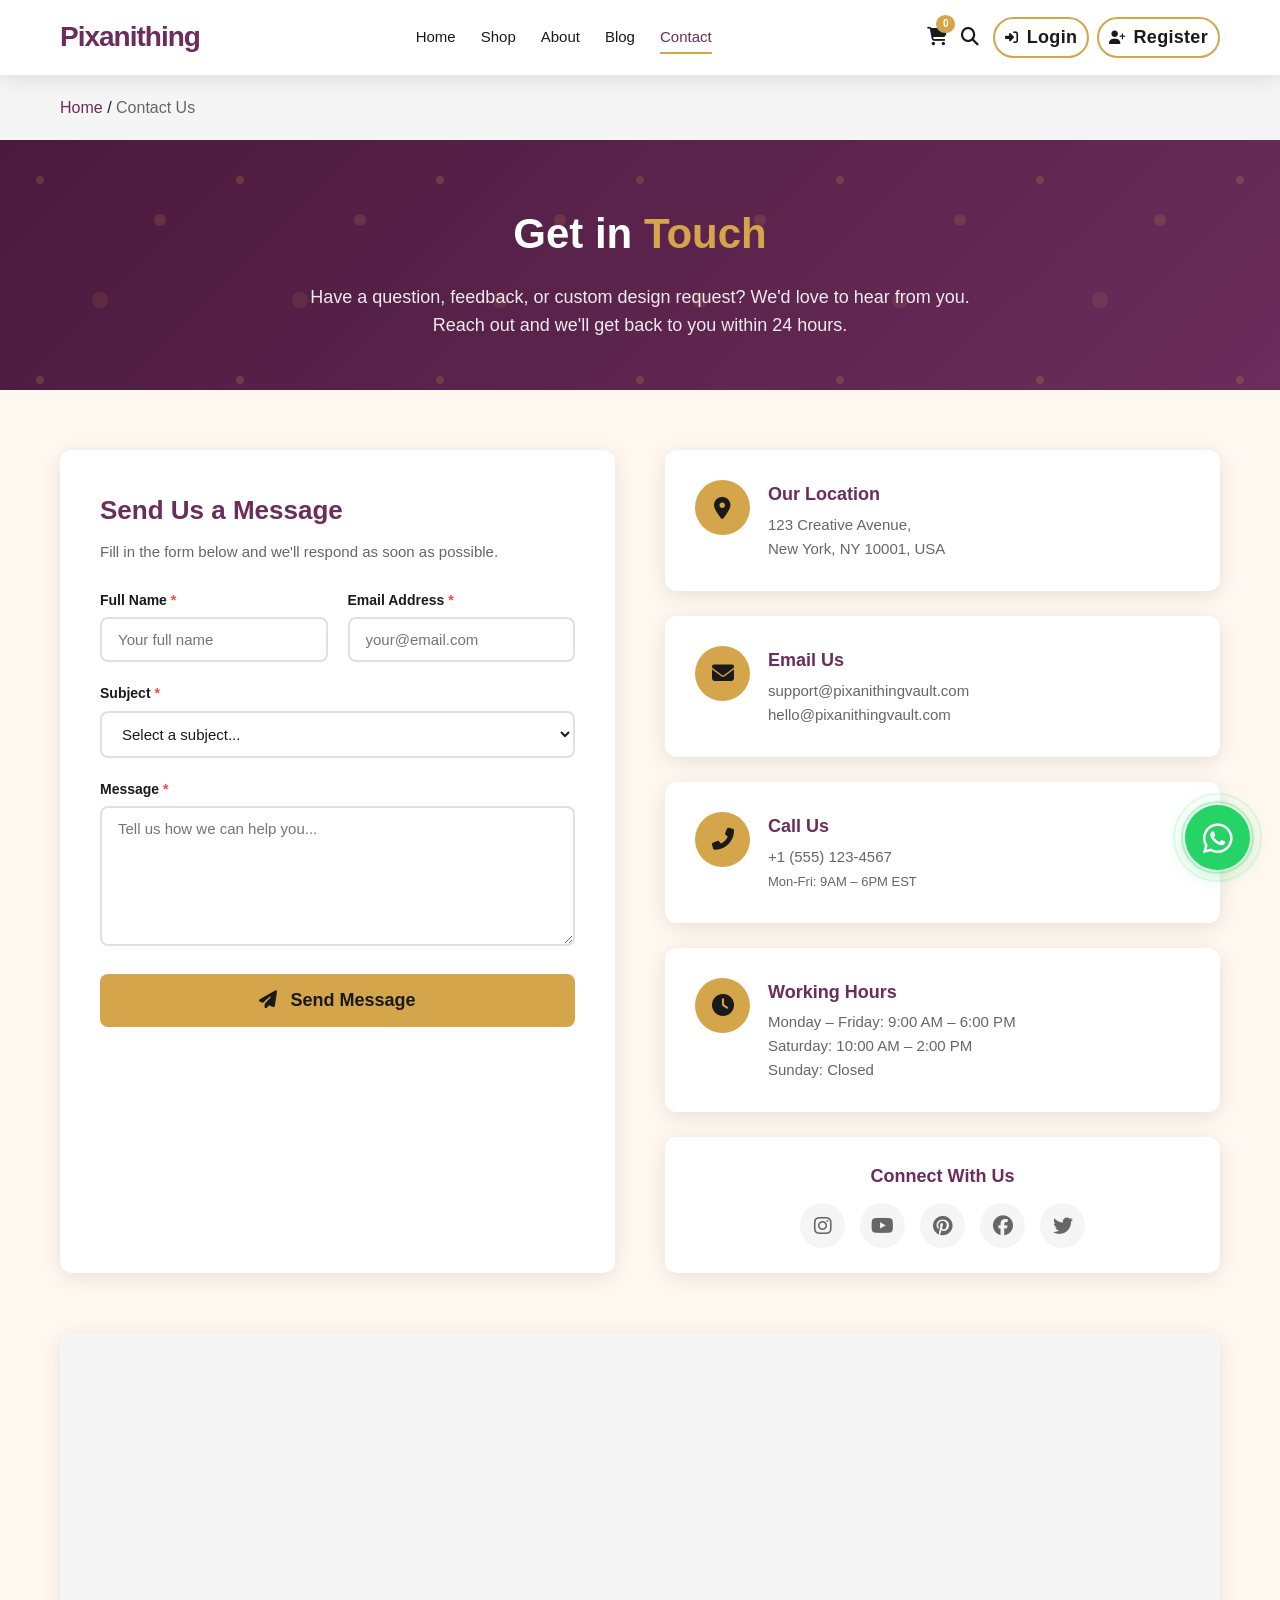
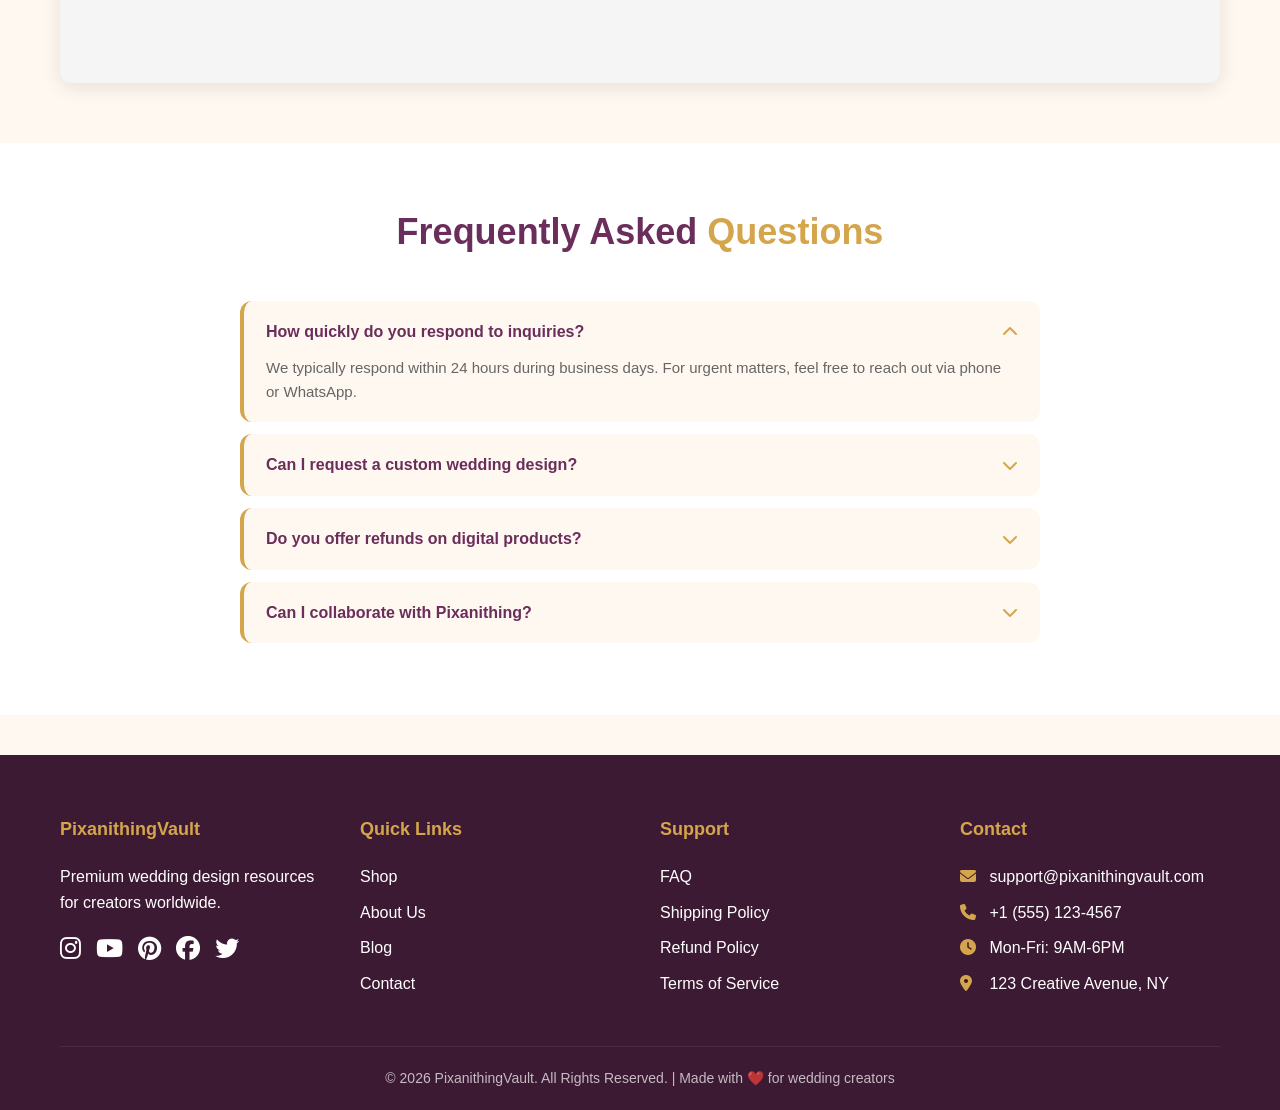
<file: contact.html>
<!DOCTYPE html>
<html lang="en">
<head>
    <meta charset="UTF-8" />
    <meta name="viewport" content="width=device-width, initial-scale=1.0" />
    <title>Contact Us – Pixanithing</title>
    <meta name="description" content="Get in touch with PixanithingVault. We're here to help with your wedding design needs." />

    <!-- Google Identity Services -->
    <script src="https://accounts.google.com/gsi/client" async defer></script>

    <!-- Font Awesome -->
    <link rel="stylesheet" href="https://cdnjs.cloudflare.com/ajax/libs/font-awesome/6.4.0/css/all.min.css" />

    <!-- External Stylesheet -->
    <link rel="stylesheet" href="css/style.css" />

    <!-- Contact Page Specific Styles -->
    <style>
        .contact-hero {
            background: linear-gradient(135deg, var(--primary-dark), var(--primary));
            color: var(--white);
            padding: 60px 0 50px;
            text-align: center;
            position: relative;
            overflow: hidden;
        }
        .contact-hero::before {
            content: '';
            position: absolute;
            top: 0;
            left: 0;
            right: 0;
            bottom: 0;
            background: url('data:image/svg+xml,<svg xmlns="http://www.w3.org/2000/svg" viewBox="0 0 100 100"><circle cx="20" cy="20" r="2" fill="%23D4A54A" opacity="0.2"/><circle cx="80" cy="40" r="3" fill="%23D4A54A" opacity="0.15"/><circle cx="50" cy="80" r="4" fill="%23D4A54A" opacity="0.1"/></svg>');
            background-size: 200px;
        }
        .contact-hero-content {
            position: relative;
            z-index: 1;
            max-width: 700px;
            margin: 0 auto;
        }
        .contact-hero h1 {
            font-size: 42px;
            margin-bottom: 15px;
        }
        .contact-hero h1 span {
            color: var(--gold);
        }
        .contact-hero p {
            font-size: 18px;
            opacity: 0.9;
        }

        .contact-main {
            padding: 60px 0;
            background: var(--cream);
        }
        .contact-grid {
            display: grid;
            grid-template-columns: 1fr 1fr;
            gap: 50px;
        }

        .contact-form-wrapper {
            background: var(--white);
            padding: 40px;
            border-radius: var(--border-radius);
            box-shadow: var(--shadow);
        }
        .contact-form-wrapper h2 {
            color: var(--primary);
            font-size: 26px;
            margin-bottom: 8px;
        }
        .contact-form-wrapper .subtitle {
            color: var(--gray);
            margin-bottom: 25px;
            font-size: 15px;
        }
        .form-group {
            margin-bottom: 20px;
        }
        .form-group label {
            display: block;
            font-weight: 600;
            color: var(--dark);
            margin-bottom: 6px;
            font-size: 14px;
        }
        .form-group label .required {
            color: #ff4444;
        }
        .form-group input,
        .form-group select,
        .form-group textarea {
            width: 100%;
            padding: 12px 16px;
            border: 2px solid #e0e0e0;
            border-radius: var(--border-radius-sm);
            font-size: 15px;
            font-family: inherit;
            transition: var(--transition);
            background: var(--white);
            color: var(--dark);
            outline: none;
        }
        .form-group input:focus,
        .form-group select:focus,
        .form-group textarea:focus {
            border-color: var(--gold);
            box-shadow: 0 0 20px rgba(212, 165, 74, 0.15);
        }
        .form-group textarea {
            resize: vertical;
            min-height: 140px;
        }
        .form-row {
            display: grid;
            grid-template-columns: 1fr 1fr;
            gap: 20px;
        }
        .form-submit-btn {
            width: 100%;
            padding: 16px;
            background: var(--gold);
            border: none;
            border-radius: var(--border-radius-sm);
            color: var(--dark);
            font-weight: 700;
            font-size: 18px;
            cursor: pointer;
            transition: var(--transition);
        }
        .form-submit-btn:hover {
            background: var(--gold-light);
            transform: translateY(-2px);
            box-shadow: var(--shadow-hover);
        }
        .form-submit-btn i {
            margin-right: 8px;
        }

        .contact-info-wrapper {
            display: flex;
            flex-direction: column;
            gap: 25px;
        }
        .contact-info-card {
            background: var(--white);
            padding: 30px;
            border-radius: var(--border-radius);
            box-shadow: var(--shadow);
            display: flex;
            align-items: flex-start;
            gap: 18px;
            transition: var(--transition);
        }
        .contact-info-card:hover {
            transform: translateY(-3px);
            box-shadow: var(--shadow-hover);
        }
        .contact-info-card .icon-box {
            width: 55px;
            height: 55px;
            min-width: 55px;
            background: var(--gold);
            border-radius: 50%;
            display: flex;
            align-items: center;
            justify-content: center;
            font-size: 22px;
            color: var(--dark);
        }
        .contact-info-card .info-content h4 {
            color: var(--primary);
            font-size: 18px;
            margin-bottom: 4px;
        }
        .contact-info-card .info-content p {
            color: var(--gray);
            font-size: 15px;
            line-height: 1.6;
        }
        .contact-info-card .info-content p a {
            color: var(--gray);
            transition: var(--transition);
        }
        .contact-info-card .info-content p a:hover {
            color: var(--gold);
        }

        .social-connect {
            background: var(--white);
            padding: 25px 30px;
            border-radius: var(--border-radius);
            box-shadow: var(--shadow);
            text-align: center;
        }
        .social-connect h4 {
            color: var(--primary);
            font-size: 18px;
            margin-bottom: 12px;
        }
        .social-connect .social-links {
            display: flex;
            justify-content: center;
            gap: 15px;
        }
        .social-connect .social-links a {
            width: 45px;
            height: 45px;
            border-radius: 50%;
            background: var(--light-gray);
            display: flex;
            align-items: center;
            justify-content: center;
            font-size: 20px;
            color: var(--gray);
            transition: var(--transition);
        }
        .social-connect .social-links a:hover {
            background: var(--gold);
            color: var(--dark);
            transform: translateY(-3px);
        }

        .map-section {
            padding: 0 0 60px;
            background: var(--cream);
        }
        .map-container {
            border-radius: var(--border-radius);
            overflow: hidden;
            box-shadow: var(--shadow);
            height: 350px;
            background: var(--light-gray);
            position: relative;
        }
        .map-container iframe {
            width: 100%;
            height: 100%;
            border: none;
        }

        .contact-faq {
            padding: 60px 0;
            background: var(--white);
        }
        .faq-grid {
            max-width: 800px;
            margin: 0 auto;
        }
        .faq-item {
            background: var(--cream);
            border-radius: var(--border-radius);
            padding: 18px 22px;
            margin-bottom: 12px;
            cursor: pointer;
            transition: var(--transition);
            border-left: 4px solid var(--gold);
        }
        .faq-item:hover {
            background: #f0e8e0;
        }
        .faq-item .faq-question {
            display: flex;
            justify-content: space-between;
            align-items: center;
            font-weight: 600;
            color: var(--primary);
            font-size: 16px;
        }
        .faq-item .faq-question i {
            color: var(--gold);
            transition: var(--transition);
        }
        .faq-item .faq-answer {
            max-height: 0;
            overflow: hidden;
            transition: max-height 0.3s ease;
            color: var(--gray);
            font-size: 15px;
            line-height: 1.6;
        }
        .faq-item.active .faq-answer {
            max-height: 200px;
            padding-top: 12px;
        }
        .faq-item.active .faq-question i {
            transform: rotate(180deg);
        }

        @media (max-width: 992px) {
            .contact-grid {
                grid-template-columns: 1fr;
                gap: 30px;
            }
        }
        @media (max-width: 768px) {
            .contact-hero h1 {
                font-size: 32px;
            }
            .contact-form-wrapper {
                padding: 25px;
            }
            .form-row {
                grid-template-columns: 1fr;
            }
            .map-container {
                height: 250px;
            }
            .contact-info-card {
                padding: 20px;
            }
            .contact-info-card .icon-box {
                width: 45px;
                height: 45px;
                min-width: 45px;
                font-size: 18px;
            }
        }
        @media (max-width: 480px) {
            .contact-hero h1 {
                font-size: 26px;
            }
            .contact-form-wrapper {
                padding: 18px;
            }
            .contact-info-card {
                flex-direction: column;
                align-items: center;
                text-align: center;
            }
            .map-container {
                height: 200px;
            }
        }
    </style>
</head>

<body>

    <!-- ============================================
    HEADER
    ============================================ -->
    <header>
        <div class="container nav-container">
            <a href="index.html" class="logo" title="Go to Homepage">
                Pixanithing</span>
            </a>

            <nav id="mainNav">
                <a href="index.html">Home</a>
                <a href="shop.html">Shop</a>
                <a href="about.html">About</a>
                <a href="blog.html">Blog</a>
                <a href="contact.html" class="active">Contact</a>
            </nav>

            <div class="nav-icons">
                <a href="cart.html" title="Shopping Cart">
                    <i class="fas fa-shopping-cart"></i>
                    <span class="cart-badge">0</span>
                </a>
                <a href="javascript:void(0)" onclick="toggleSearch()" title="Search">
                    <i class="fas fa-search"></i>
                </a>

                <div id="authLinks">
    <a href="login.html" class="nav-login-link" title="Login">
        <i class="fas fa-sign-in-alt"></i> Login
    </a>
    <a href="login.html?register=true" class="nav-register-link" title="Register">
        <i class="fas fa-user-plus"></i> Register
    </a>
</div>

                <div id="userLinks" style="display: none;">
                    <a href="account.html" class="nav-login-link" title="My Account" style="border-color: var(--gold);">
                        <i class="fas fa-user"></i> My Account
                    </a>
                    <a href="javascript:void(0)" onclick="logoutUser()" class="nav-register-link" title="Logout" style="background: transparent; border-color: #ff4444; color: #ff4444;">
                        <i class="fas fa-sign-out-alt"></i> Logout
                    </a>
                </div>

                <div class="hamburger" onclick="toggleNav()">
                    <i class="fas fa-bars"></i>
                </div>
            </div>

            <!-- Search Bar -->
            <div id="searchBar" style="display: none; width: 100%; padding: 15px 0; border-top: 2px solid var(--gold); margin-top: 10px;">
                <div style="display: flex; gap: 10px; max-width: 600px; margin: 0 auto; align-items: center; flex-wrap: wrap; justify-content: center;">
                    <input type="text" id="searchInput" placeholder="Search wedding templates, plugins, fonts..."
                           style="flex: 1; min-width: 200px; padding: 14px 25px; border: 2px solid var(--gold); border-radius: 50px; font-size: 16px; outline: none;">
                    <button onclick="performSearch()"
                            style="padding: 14px 30px; background: var(--gold); border: none; border-radius: 50px; color: var(--dark); font-weight: 600; cursor: pointer; transition: all 0.3s ease;">
                        <i class="fas fa-search"></i> Search
                    </button>
                    <button onclick="closeSearch()"
                            style="padding: 14px 20px; background: #ff4444; border: none; border-radius: 50px; color: white; cursor: pointer; transition: all 0.3s ease;">
                        <i class="fas fa-times"></i>
                    </button>
                </div>
                <div id="searchResults" style="max-width: 600px; margin: 15px auto 0;"></div>
            </div>
        </div>
    </header>

    <!-- ============================================
    BREADCRUMB
    ============================================ -->
    <div class="breadcrumb">
        <div class="container">
            <a href="index.html">Home</a> / <span>Contact Us</span>
        </div>
    </div>

    <!-- ============================================
    CONTACT HERO
    ============================================ -->
    <section class="contact-hero">
        <div class="container contact-hero-content">
            <h1>Get in <span>Touch</span></h1>
            <p>Have a question, feedback, or custom design request? We'd love to hear from you. Reach out and we'll get back to you within 24 hours.</p>
        </div>
    </section>

    <!-- ============================================
    CONTACT MAIN
    ============================================ -->
    <section class="contact-main">
        <div class="container">

            <div class="contact-grid">

                <!-- ===== CONTACT FORM ===== -->
                <div class="contact-form-wrapper">
                    <h2>Send Us a Message</h2>
                    <p class="subtitle">Fill in the form below and we'll respond as soon as possible.</p>

                    <form id="contactForm" onsubmit="handleContactForm(event)">
                        <div class="form-row">
                            <div class="form-group">
                                <label>Full Name <span class="required">*</span></label>
                                <input type="text" id="contactName" placeholder="Your full name" required />
                            </div>
                            <div class="form-group">
                                <label>Email Address <span class="required">*</span></label>
                                <input type="email" id="contactEmail" placeholder="your@email.com" required />
                            </div>
                        </div>

                        <div class="form-group">
                            <label>Subject <span class="required">*</span></label>
                            <select id="contactSubject" required>
                                <option value="">Select a subject...</option>
                                <option value="general">General Inquiry</option>
                                <option value="support">Technical Support</option>
                                <option value="custom">Custom Design Request</option>
                                <option value="collaboration">Collaboration / Partnership</option>
                                <option value="feedback">Feedback / Suggestion</option>
                            </select>
                        </div>

                        <div class="form-group">
                            <label>Message <span class="required">*</span></label>
                            <textarea id="contactMessage" placeholder="Tell us how we can help you..." required></textarea>
                        </div>

                        <button type="submit" class="form-submit-btn">
                            <i class="fas fa-paper-plane"></i> Send Message
                        </button>
                    </form>
                </div>

                <!-- ===== CONTACT INFO ===== -->
                <div class="contact-info-wrapper">

                    <div class="contact-info-card">
                        <div class="icon-box">
                            <i class="fas fa-map-marker-alt"></i>
                        </div>
                        <div class="info-content">
                            <h4>Our Location</h4>
                            <p>123 Creative Avenue,<br />New York, NY 10001, USA</p>
                        </div>
                    </div>

                    <div class="contact-info-card">
                        <div class="icon-box">
                            <i class="fas fa-envelope"></i>
                        </div>
                        <div class="info-content">
                            <h4>Email Us</h4>
                            <p>
                                <a href="mailto:support@pixanithingvault.com">support@pixanithingvault.com</a><br />
                                <a href="mailto:hello@pixanithingvault.com">hello@pixanithingvault.com</a>
                            </p>
                        </div>
                    </div>

                    <div class="contact-info-card">
                        <div class="icon-box">
                            <i class="fas fa-phone-alt"></i>
                        </div>
                        <div class="info-content">
                            <h4>Call Us</h4>
                            <p>
                                <a href="tel:+15551234567">+1 (555) 123-4567</a><br />
                                <span style="font-size: 13px; color: var(--gray);">Mon-Fri: 9AM – 6PM EST</span>
                            </p>
                        </div>
                    </div>

                    <div class="contact-info-card">
                        <div class="icon-box">
                            <i class="fas fa-clock"></i>
                        </div>
                        <div class="info-content">
                            <h4>Working Hours</h4>
                            <p>
                                Monday – Friday: 9:00 AM – 6:00 PM<br />
                                Saturday: 10:00 AM – 2:00 PM<br />
                                Sunday: Closed
                            </p>
                        </div>
                    </div>

                    <!-- Social Connect -->
                    <div class="social-connect">
                        <h4>Connect With Us</h4>
                        <div class="social-links">
                            <a href="#" aria-label="Instagram"><i class="fab fa-instagram"></i></a>
                            <a href="#" aria-label="YouTube"><i class="fab fa-youtube"></i></a>
                            <a href="#" aria-label="Pinterest"><i class="fab fa-pinterest"></i></a>
                            <a href="#" aria-label="Facebook"><i class="fab fa-facebook"></i></a>
                            <a href="#" aria-label="Twitter"><i class="fab fa-twitter"></i></a>
                        </div>
                    </div>

                </div>

            </div>

        </div>
    </section>

    <!-- ============================================
    MAP SECTION
    ============================================ -->
    <section class="map-section">
        <div class="container">
            <div class="map-container">
                <iframe
                    src="https://www.google.com/maps/embed?pb=!1m18!1m12!1m3!1d3024.2219901290355!2d-74.00369368400567!3d40.71312937933038!2m3!1f0!2f0!3f0!3m2!1i1024!2i768!4f13.1!3m3!1m2!1s0x89c25a316bb7f5e7%3A0x5e1a1a2b8b3b3b3b!2sNew%20York%2C%20NY!5e0!3m2!1sen!2sus!4v1700000000000"
                    allowfullscreen=""
                    loading="lazy"
                    referrerpolicy="no-referrer-when-downgrade"
                    title="PixanithingVault Location"
                ></iframe>
            </div>
        </div>
    </section>

    <!-- ============================================
    FAQ SECTION (Contact Page)
    ============================================ -->
    <section class="contact-faq">
        <div class="container">
            <h2 class="section-title">Frequently Asked <span>Questions</span></h2>

            <div class="faq-grid">

                <div class="faq-item active" onclick="toggleFaq(this)">
                    <div class="faq-question">
                        <span>How quickly do you respond to inquiries?</span>
                        <i class="fas fa-chevron-down"></i>
                    </div>
                    <div class="faq-answer">
                        We typically respond within 24 hours during business days. For urgent matters, feel free to reach out via phone or WhatsApp.
                    </div>
                </div>

                <div class="faq-item" onclick="toggleFaq(this)">
                    <div class="faq-question">
                        <span>Can I request a custom wedding design?</span>
                        <i class="fas fa-chevron-down"></i>
                    </div>
                    <div class="faq-answer">
                        Absolutely! We specialize in custom wedding designs. Select "Custom Design Request" from the subject dropdown and provide your requirements. We'll get back to you with a quote.
                    </div>
                </div>

                <div class="faq-item" onclick="toggleFaq(this)">
                    <div class="faq-question">
                        <span>Do you offer refunds on digital products?</span>
                        <i class="fas fa-chevron-down"></i>
                    </div>
                    <div class="faq-answer">
                        Due to the digital nature of our products, we generally don't offer refunds. However, if you face technical issues with your download, please contact support and we'll help resolve it.
                    </div>
                </div>

                <div class="faq-item" onclick="toggleFaq(this)">
                    <div class="faq-question">
                        <span>Can I collaborate with Pixanithing?</span>
                        <i class="fas fa-chevron-down"></i>
                    </div>
                    <div class="faq-answer">
                        Yes! We're always open to collaborations with designers, videographers, and content creators. Select "Collaboration / Partnership" from the subject dropdown to get started.
                    </div>
                </div>

            </div>
        </div>
    </section>

    <!-- ============================================
    FOOTER
    ============================================ -->
    <footer>
        <div class="container">
            <div class="footer-grid">
                <div>
                    <h4>PixanithingVault</h4>
                    <p style="margin-bottom:15px;">Premium wedding design resources for creators worldwide.</p>
                    <div class="social-icons">
                        <a href="#"><i class="fab fa-instagram"></i></a>
                        <a href="#"><i class="fab fa-youtube"></i></a>
                        <a href="#"><i class="fab fa-pinterest"></i></a>
                        <a href="#"><i class="fab fa-facebook"></i></a>
                        <a href="#"><i class="fab fa-twitter"></i></a>
                    </div>
                </div>
                <div>
                    <h4>Quick Links</h4>
                    <ul>
                        <li><a href="shop.html">Shop</a></li>
                        <li><a href="about.html">About Us</a></li>
                        <li><a href="blog.html">Blog</a></li>
                        <li><a href="contact.html">Contact</a></li>
                    </ul>
                </div>
                <div>
                    <h4>Support</h4>
                    <ul>
                        <li><a href="faq.html">FAQ</a></li>
                        <li><a href="shipping-policy.html">Shipping Policy</a></li>
                        <li><a href="refund-policy.html">Refund Policy</a></li>
                        <li><a href="terms.html">Terms of Service</a></li>
                    </ul>
                </div>
                <div>
                    <h4>Contact</h4>
                    <ul>
                        <li><i class="fas fa-envelope" style="color:var(--gold); width:25px;"></i> support@pixanithingvault.com</li>
                        <li><i class="fas fa-phone" style="color:var(--gold); width:25px;"></i> +1 (555) 123-4567</li>
                        <li><i class="fas fa-clock" style="color:var(--gold); width:25px;"></i> Mon-Fri: 9AM-6PM</li>
                        <li><i class="fas fa-map-marker-alt" style="color:var(--gold); width:25px;"></i> 123 Creative Avenue, NY</li>
                    </ul>
                </div>
            </div>
            <div class="footer-bottom">
                <p>&copy; 2026 PixanithingVault. All Rights Reserved. | Made with ❤️ for wedding creators</p>
            </div>
        </div>
    </footer>
 <!-- ============================================
    WHATSAPP FLOATING BUTTON (Add here)
    ============================================ -->
    <a href="https://wa.me/919999999999?text=Hi%20Pixanithing%2C%20I%20need%20help%20with%20wedding%20templates!"
       class="whatsapp-float"
       target="_blank"
       rel="noopener noreferrer"
       aria-label="Chat on WhatsApp">
        <i class="fab fa-whatsapp"></i>
        <span class="whatsapp-tooltip">💬 Chat with us!</span>
    </a>
    <!-- ============================================
    JAVASCRIPT
    ============================================ -->
    <script src="js/script.js"></script>

    <!-- Contact Page Specific JavaScript -->
    <script>
        // ============================================
        // CONTACT FORM HANDLER
        // ============================================

        function handleContactForm(event) {
            event.preventDefault();

            const name = document.getElementById('contactName').value.trim();
            const email = document.getElementById('contactEmail').value.trim();
            const subject = document.getElementById('contactSubject').value;
            const message = document.getElementById('contactMessage').value.trim();

            if (!name || !email || !subject || !message) {
                alert('⚠️ Please fill in all required fields!');
                return;
            }

            const emailRegex = /^[^\s@]+@[^\s@]+\.[^\s@]+$/;
            if (!emailRegex.test(email)) {
                alert('⚠️ Please enter a valid email address!');
                return;
            }

            const submitBtn = document.querySelector('.form-submit-btn');
            const originalText = submitBtn.innerHTML;
            submitBtn.innerHTML = '<i class="fas fa-spinner fa-spin"></i> Sending...';
            submitBtn.disabled = true;

            // Simulate sending (replace with actual API call)
            setTimeout(function() {
                submitBtn.innerHTML = '<i class="fas fa-check-circle"></i> Message Sent!';
                submitBtn.style.background = '#4CAF50';
                submitBtn.style.color = 'white';

                if (typeof showNotification === 'function') {
                    showNotification('✅ Message Sent!', 'We\'ll get back to you within 24 hours.');
                } else {
                    alert('✅ Message Sent! We\'ll get back to you within 24 hours.');
                }

                document.getElementById('contactForm').reset();

                setTimeout(function() {
                    submitBtn.innerHTML = originalText;
                    submitBtn.style.background = '';
                    submitBtn.style.color = '';
                    submitBtn.disabled = false;
                }, 3000);

            }, 1500);
        }

        // ============================================
        // FAQ TOGGLE
        // ============================================

        function toggleFaq(element) {
            const isActive = element.classList.contains('active');

            document.querySelectorAll('.faq-item').forEach(item => {
                item.classList.remove('active');
            });

            if (!isActive) {
                element.classList.add('active');
            }
        }

        // ============================================
        // INITIALIZE
        // ============================================

        document.addEventListener('DOMContentLoaded', function() {
            if (typeof fetchCartAndUpdateBadge === 'function') {
                fetchCartAndUpdateBadge();
            }

            if (typeof updateHeader === 'function') {
                updateHeader();
            }

            console.log('📄 Contact page loaded');
        });
    </script>

</body>
</html>
</file>
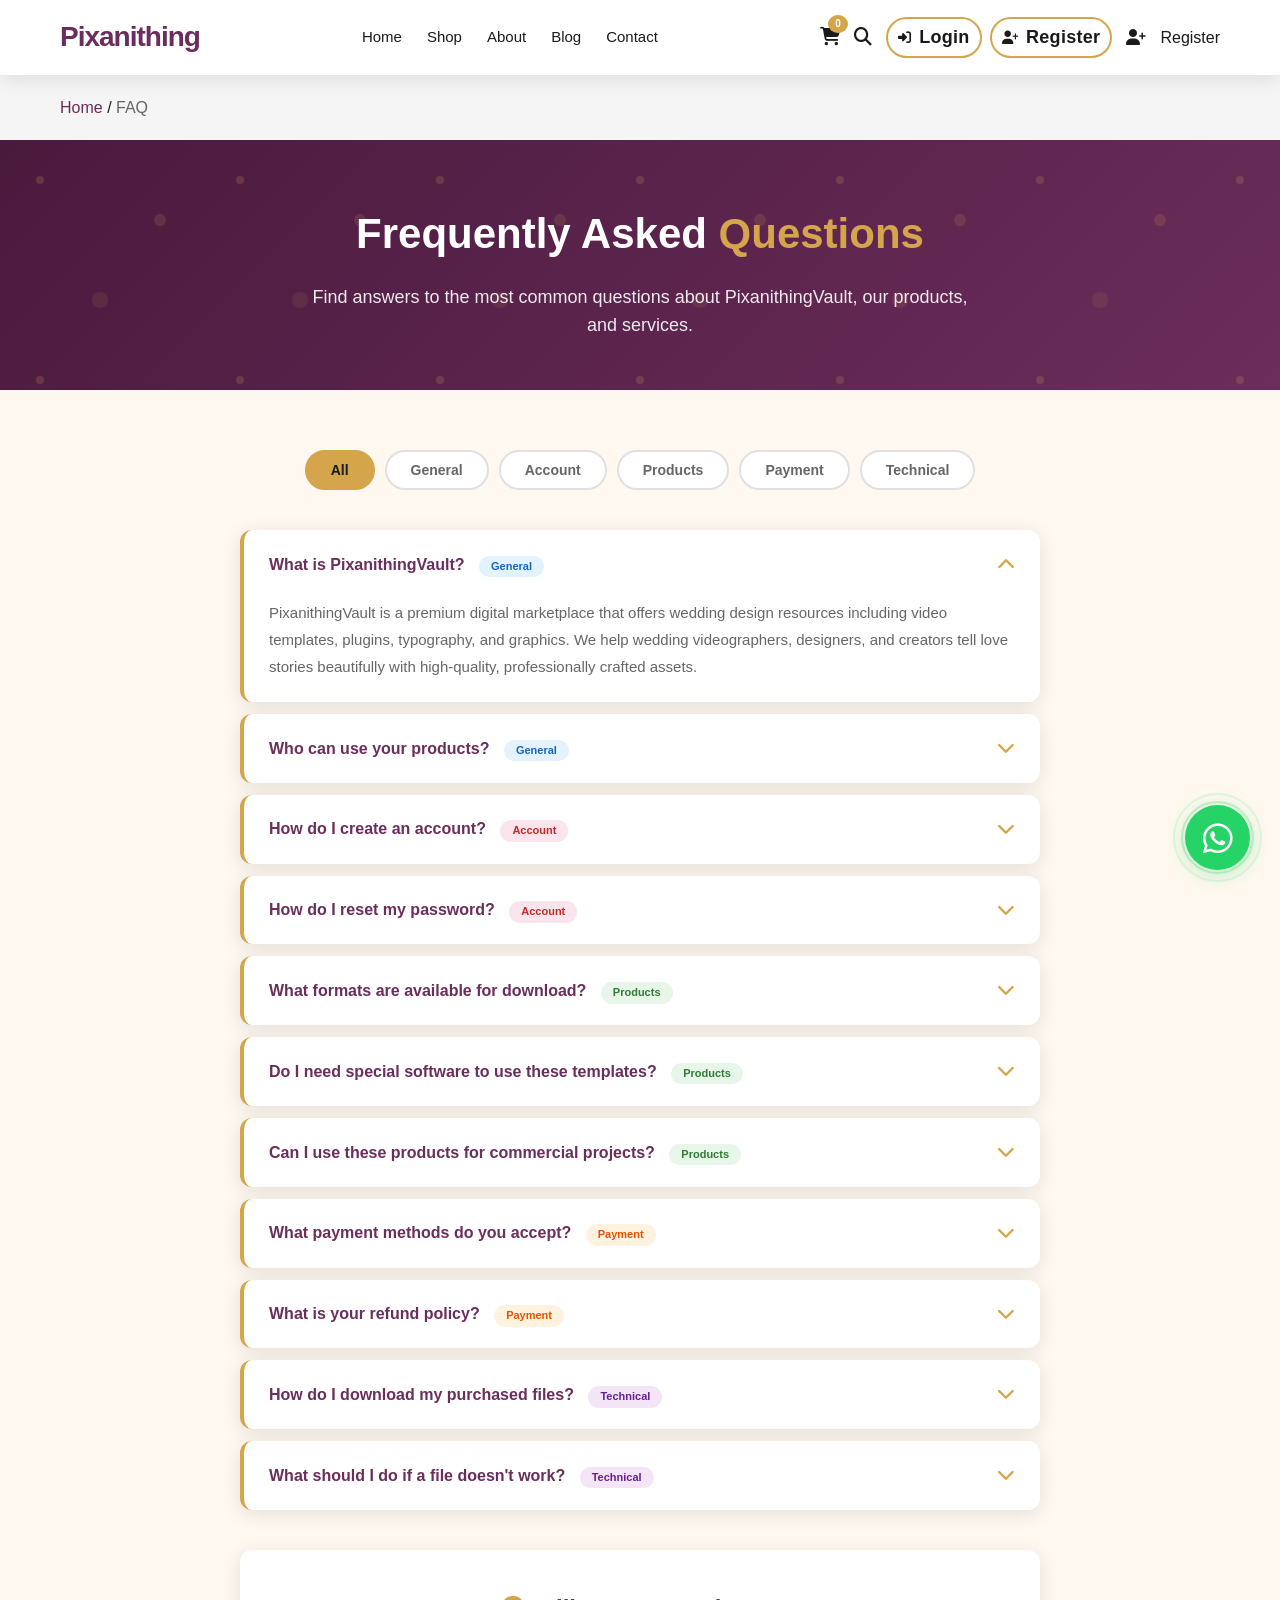
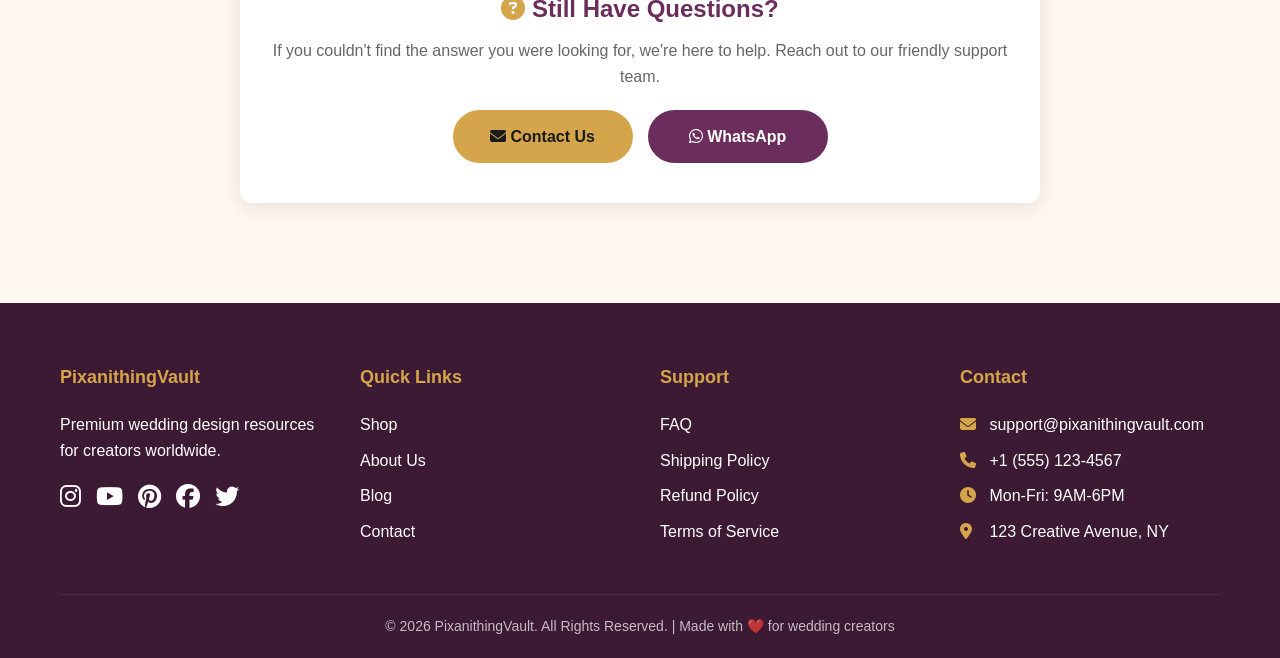
<file: faq.html>
<!DOCTYPE html>
<html lang="en">
<head>
    <meta charset="UTF-8" />
    <meta name="viewport" content="width=device-width, initial-scale=1.0" />
    <title>FAQ – Pixanithing</title>
    <meta name="description" content="Frequently asked questions about PixanithingVault, wedding templates, plugins, and more." />

    <!-- Google Identity Services -->
    <script src="https://accounts.google.com/gsi/client" async defer></script>

    <!-- Font Awesome -->
    <link rel="stylesheet" href="https://cdnjs.cloudflare.com/ajax/libs/font-awesome/6.4.0/css/all.min.css" />

    <!-- External Stylesheet -->
    <link rel="stylesheet" href="css/style.css" />

    <!-- FAQ Page Specific Styles -->
    <style>
        .faq-hero {
            background: linear-gradient(135deg, var(--primary-dark), var(--primary));
            color: var(--white);
            padding: 60px 0 50px;
            text-align: center;
            position: relative;
            overflow: hidden;
        }
        .faq-hero::before {
            content: '';
            position: absolute;
            top: 0;
            left: 0;
            right: 0;
            bottom: 0;
            background: url('data:image/svg+xml,<svg xmlns="http://www.w3.org/2000/svg" viewBox="0 0 100 100"><circle cx="20" cy="20" r="2" fill="%23D4A54A" opacity="0.2"/><circle cx="80" cy="40" r="3" fill="%23D4A54A" opacity="0.15"/><circle cx="50" cy="80" r="4" fill="%23D4A54A" opacity="0.1"/></svg>');
            background-size: 200px;
        }
        .faq-hero-content {
            position: relative;
            z-index: 1;
            max-width: 700px;
            margin: 0 auto;
        }
        .faq-hero h1 {
            font-size: 42px;
            margin-bottom: 15px;
        }
        .faq-hero h1 span {
            color: var(--gold);
        }
        .faq-hero p {
            font-size: 18px;
            opacity: 0.9;
        }

        .faq-main {
            padding: 60px 0;
            background: var(--cream);
        }
        .faq-container {
            max-width: 800px;
            margin: 0 auto;
        }

        .faq-categories {
            display: flex;
            flex-wrap: wrap;
            gap: 10px;
            justify-content: center;
            margin-bottom: 40px;
        }
        .faq-categories button {
            padding: 10px 24px;
            border: 2px solid #e0e0e0;
            border-radius: 30px;
            background: var(--white);
            color: var(--gray);
            font-weight: 600;
            font-size: 14px;
            cursor: pointer;
            transition: var(--transition);
        }
        .faq-categories button:hover {
            border-color: var(--gold);
            color: var(--primary);
        }
        .faq-categories button.active {
            background: var(--gold);
            border-color: var(--gold);
            color: var(--dark);
        }

        .faq-accordion-item {
            background: var(--white);
            border-radius: var(--border-radius);
            margin-bottom: 12px;
            box-shadow: var(--shadow);
            overflow: hidden;
            transition: var(--transition);
            border-left: 4px solid var(--gold);
        }
        .faq-accordion-item:hover {
            box-shadow: var(--shadow-hover);
        }
        .faq-accordion-item .faq-question {
            padding: 20px 25px;
            cursor: pointer;
            display: flex;
            justify-content: space-between;
            align-items: center;
            gap: 20px;
            transition: var(--transition);
            user-select: none;
        }
        .faq-accordion-item .faq-question:hover {
            background: var(--cream);
        }
        .faq-accordion-item .faq-question .question-text {
            font-weight: 600;
            font-size: 16px;
            color: var(--primary);
            flex: 1;
        }
        .faq-accordion-item .faq-question .question-icon {
            font-size: 18px;
            color: var(--gold);
            transition: var(--transition);
            flex-shrink: 0;
        }
        .faq-accordion-item .faq-question .question-icon i {
            transition: transform 0.3s ease;
        }
        .faq-accordion-item.active .faq-question .question-icon i {
            transform: rotate(180deg);
        }
        .faq-accordion-item .faq-answer {
            max-height: 0;
            overflow: hidden;
            transition: max-height 0.4s ease, padding 0.3s ease;
            padding: 0 25px;
            color: var(--gray);
            font-size: 15px;
            line-height: 1.8;
        }
        .faq-accordion-item.active .faq-answer {
            max-height: 500px;
            padding: 0 25px 22px 25px;
        }
        .faq-accordion-item .faq-answer ul {
            list-style: disc;
            padding-left: 20px;
            margin: 8px 0;
        }
        .faq-accordion-item .faq-answer ul li {
            margin-bottom: 4px;
        }
        .faq-accordion-item .faq-answer a {
            color: var(--gold);
            font-weight: 600;
        }
        .faq-accordion-item .faq-answer a:hover {
            color: var(--gold-dark);
            text-decoration: underline;
        }

        .faq-category-tag {
            display: inline-block;
            padding: 2px 12px;
            border-radius: 20px;
            font-size: 11px;
            font-weight: 600;
            background: var(--light-gray);
            color: var(--gray);
            margin-left: 10px;
        }
        .faq-category-tag.general { background: #e3f2fd; color: #1565c0; }
        .faq-category-tag.account { background: #fce4ec; color: #c62828; }
        .faq-category-tag.products { background: #e8f5e9; color: #2e7d32; }
        .faq-category-tag.payment { background: #fff3e0; color: #e65100; }
        .faq-category-tag.technical { background: #f3e5f5; color: #6a1b9a; }

        .faq-support-cta {
            text-align: center;
            background: var(--white);
            padding: 40px 30px;
            border-radius: var(--border-radius);
            box-shadow: var(--shadow);
            margin-top: 40px;
        }
        .faq-support-cta h3 {
            color: var(--primary);
            font-size: 24px;
            margin-bottom: 10px;
        }
        .faq-support-cta p {
            color: var(--gray);
            margin-bottom: 20px;
        }
        .faq-support-cta .btn-group {
            display: flex;
            gap: 15px;
            justify-content: center;
            flex-wrap: wrap;
        }
        .faq-support-cta .btn-group .btn {
            min-width: 180px;
        }

        @media (max-width: 768px) {
            .faq-hero h1 {
                font-size: 32px;
            }
            .faq-hero p {
                font-size: 16px;
            }
            .faq-accordion-item .faq-question {
                padding: 16px 18px;
            }
            .faq-accordion-item .faq-question .question-text {
                font-size: 15px;
            }
            .faq-accordion-item .faq-answer {
                font-size: 14px;
            }
            .faq-accordion-item.active .faq-answer {
                padding: 0 18px 18px 18px;
            }
            .faq-categories button {
                padding: 8px 16px;
                font-size: 13px;
            }
            .faq-support-cta {
                padding: 30px 20px;
            }
            .faq-support-cta h3 {
                font-size: 20px;
            }
        }
        @media (max-width: 480px) {
            .faq-hero h1 {
                font-size: 26px;
            }
            .faq-hero p {
                font-size: 14px;
            }
            .faq-accordion-item .faq-question {
                padding: 14px 14px;
            }
            .faq-accordion-item .faq-question .question-text {
                font-size: 14px;
            }
            .faq-accordion-item.active .faq-answer {
                padding: 0 14px 14px 14px;
            }
            .faq-categories {
                gap: 6px;
            }
            .faq-categories button {
                padding: 6px 12px;
                font-size: 12px;
            }
            .faq-support-cta .btn-group {
                flex-direction: column;
                align-items: center;
            }
            .faq-support-cta .btn-group .btn {
                width: 100%;
                max-width: 250px;
            }
            .faq-category-tag {
                display: none;
            }
        }
    </style>
</head>

<body>

    <!-- ============================================
    HEADER
    ============================================ -->
    <header>
        <div class="container nav-container">
            <a href="index.html" class="logo" title="Go to Homepage">
                Pixanithing</span>
            </a>

            <nav id="mainNav">
                <a href="index.html">Home</a>
                <a href="shop.html">Shop</a>
                <a href="about.html">About</a>
                <a href="blog.html">Blog</a>
                <a href="contact.html">Contact</a>
            </nav>

            <div class="nav-icons">
                <a href="cart.html" title="Shopping Cart">
                    <i class="fas fa-shopping-cart"></i>
                    <span class="cart-badge">0</span>
                </a>
                <a href="javascript:void(0)" onclick="toggleSearch()" title="Search">
                    <i class="fas fa-search"></i>
                </a>

                <div id="authLinks">
    <a href="login.html" class="nav-login-link" title="Login">
        <i class="fas fa-sign-in-alt"></i> Login
    </a>
    <a href="login.html?register=true" class="nav-register-link" title="Register">
        <i class="fas fa-user-plus"></i> Register
    </a>
</div>
                        <i class="fas fa-user-plus"></i> Register
                    </a>
                </div>

                <div id="userLinks" style="display: none;">
                    <a href="account.html" class="nav-login-link" title="My Account" style="border-color: var(--gold);">
                        <i class="fas fa-user"></i> My Account
                    </a>
                    <a href="javascript:void(0)" onclick="logoutUser()" class="nav-register-link" title="Logout" style="background: transparent; border-color: #ff4444; color: #ff4444;">
                        <i class="fas fa-sign-out-alt"></i> Logout
                    </a>
                </div>

                <div class="hamburger" onclick="toggleNav()">
                    <i class="fas fa-bars"></i>
                </div>
            </div>

            <!-- Search Bar -->
            <div id="searchBar" style="display: none; width: 100%; padding: 15px 0; border-top: 2px solid var(--gold); margin-top: 10px;">
                <div style="display: flex; gap: 10px; max-width: 600px; margin: 0 auto; align-items: center; flex-wrap: wrap; justify-content: center;">
                    <input type="text" id="searchInput" placeholder="Search wedding templates, plugins, fonts..."
                           style="flex: 1; min-width: 200px; padding: 14px 25px; border: 2px solid var(--gold); border-radius: 50px; font-size: 16px; outline: none;">
                    <button onclick="performSearch()"
                            style="padding: 14px 30px; background: var(--gold); border: none; border-radius: 50px; color: var(--dark); font-weight: 600; cursor: pointer; transition: all 0.3s ease;">
                        <i class="fas fa-search"></i> Search
                    </button>
                    <button onclick="closeSearch()"
                            style="padding: 14px 20px; background: #ff4444; border: none; border-radius: 50px; color: white; cursor: pointer; transition: all 0.3s ease;">
                        <i class="fas fa-times"></i>
                    </button>
                </div>
                <div id="searchResults" style="max-width: 600px; margin: 15px auto 0;"></div>
            </div>
        </div>
    </header>

    <!-- ============================================
    BREADCRUMB
    ============================================ -->
    <div class="breadcrumb">
        <div class="container">
            <a href="index.html">Home</a> / <span>FAQ</span>
        </div>
    </div>

    <!-- ============================================
    FAQ HERO
    ============================================ -->
    <section class="faq-hero">
        <div class="container faq-hero-content">
            <h1>Frequently Asked <span>Questions</span></h1>
            <p>Find answers to the most common questions about PixanithingVault, our products, and services.</p>
        </div>
    </section>

    <!-- ============================================
    FAQ MAIN
    ============================================ -->
    <section class="faq-main">
        <div class="container">

            <div class="faq-container">

                <!-- Category Filters -->
                <div class="faq-categories" id="faqCategories">
                    <button class="active" data-category="all" onclick="filterFaq('all', this)">All</button>
                    <button data-category="general" onclick="filterFaq('general', this)">General</button>
                    <button data-category="account" onclick="filterFaq('account', this)">Account</button>
                    <button data-category="products" onclick="filterFaq('products', this)">Products</button>
                    <button data-category="payment" onclick="filterFaq('payment', this)">Payment</button>
                    <button data-category="technical" onclick="filterFaq('technical', this)">Technical</button>
                </div>

                <!-- FAQ Accordion -->
                <div id="faqAccordion">

                    <!-- ===== CATEGORY: GENERAL ===== -->
                    <div class="faq-accordion-item active" data-category="general">
                        <div class="faq-question" onclick="toggleFaq(this)">
                            <span class="question-text">
                                What is PixanithingVault?
                                <span class="faq-category-tag general">General</span>
                            </span>
                            <span class="question-icon"><i class="fas fa-chevron-down"></i></span>
                        </div>
                        <div class="faq-answer">
                            PixanithingVault is a premium digital marketplace that offers wedding design resources including video templates, plugins, typography, and graphics. We help wedding videographers, designers, and creators tell love stories beautifully with high-quality, professionally crafted assets.
                        </div>
                    </div>

                    <div class="faq-accordion-item" data-category="general">
                        <div class="faq-question" onclick="toggleFaq(this)">
                            <span class="question-text">
                                Who can use your products?
                                <span class="faq-category-tag general">General</span>
                            </span>
                            <span class="question-icon"><i class="fas fa-chevron-down"></i></span>
                        </div>
                        <div class="faq-answer">
                            Our products are designed for wedding videographers, graphic designers, content creators, photographers, and even DIY couples who want to create beautiful wedding content. Our templates and resources cater to both beginners and professionals.
                        </div>
                    </div>

                    <!-- ===== CATEGORY: ACCOUNT ===== -->
                    <div class="faq-accordion-item" data-category="account">
                        <div class="faq-question" onclick="toggleFaq(this)">
                            <span class="question-text">
                                How do I create an account?
                                <span class="faq-category-tag account">Account</span>
                            </span>
                            <span class="question-icon"><i class="fas fa-chevron-down"></i></span>
                        </div>
                        <div class="faq-answer">
                            You can create an account by clicking the "Register" link in the top navigation bar. Fill in your name, email, and password, then click "Create Account". You'll receive a confirmation and can start accessing your purchases instantly.
                        </div>
                    </div>

                    <div class="faq-accordion-item" data-category="account">
                        <div class="faq-question" onclick="toggleFaq(this)">
                            <span class="question-text">
                                How do I reset my password?
                                <span class="faq-category-tag account">Account</span>
                            </span>
                            <span class="question-icon"><i class="fas fa-chevron-down"></i></span>
                        </div>
                        <div class="faq-answer">
                            To reset your password, click on the "Login" link in the navigation bar, then click "Forgot Password?". Enter your registered email address, and you'll receive a password reset link. If you don't see the email, check your spam folder.
                        </div>
                    </div>

                    <!-- ===== CATEGORY: PRODUCTS ===== -->
                    <div class="faq-accordion-item" data-category="products">
                        <div class="faq-question" onclick="toggleFaq(this)">
                            <span class="question-text">
                                What formats are available for download?
                                <span class="faq-category-tag products">Products</span>
                            </span>
                            <span class="question-icon"><i class="fas fa-chevron-down"></i></span>
                        </div>
                        <div class="faq-answer">
                            Our products come in various formats:
                            <ul>
                                <li><strong>Video Templates:</strong> .aep (After Effects), .prproj (Premiere Pro), .mogrt</li>
                                <li><strong>Graphics:</strong> .psd, .ai, .cdr, .png</li>
                                <li><strong>Typography:</strong> .ttf, .otf, .woff</li>
                                <li><strong>Plugins:</strong> .cube, .look, .luts</li>
                            </ul>
                            Each product page specifies the exact formats included.
                        </div>
                    </div>

                    <div class="faq-accordion-item" data-category="products">
                        <div class="faq-question" onclick="toggleFaq(this)">
                            <span class="question-text">
                                Do I need special software to use these templates?
                                <span class="faq-category-tag products">Products</span>
                            </span>
                            <span class="question-icon"><i class="fas fa-chevron-down"></i></span>
                        </div>
                        <div class="faq-answer">
                            Yes, most templates require specific software. Video templates require Adobe After Effects or Premiere Pro. Graphics require Adobe Photoshop, Illustrator, or CorelDRAW. Typography files can be installed on any operating system. Each product page lists the required software and system requirements.
                        </div>
                    </div>

                    <div class="faq-accordion-item" data-category="products">
                        <div class="faq-question" onclick="toggleFaq(this)">
                            <span class="question-text">
                                Can I use these products for commercial projects?
                                <span class="faq-category-tag products">Products</span>
                            </span>
                            <span class="question-icon"><i class="fas fa-chevron-down"></i></span>
                        </div>
                        <div class="faq-answer">
                            Yes! Our <strong>Standard License</strong> allows you to use templates in commercial projects like wedding videos, client presentations, and social media content. For broader usage like reselling or distribution, please check our <a href="terms.html">Terms of Service</a> for detailed licensing information.
                        </div>
                    </div>

                    <!-- ===== CATEGORY: PAYMENT ===== -->
                    <div class="faq-accordion-item" data-category="payment">
                        <div class="faq-question" onclick="toggleFaq(this)">
                            <span class="question-text">
                                What payment methods do you accept?
                                <span class="faq-category-tag payment">Payment</span>
                            </span>
                            <span class="question-icon"><i class="fas fa-chevron-down"></i></span>
                        </div>
                        <div class="faq-answer">
                            We accept major credit and debit cards (Visa, MasterCard, American Express), PayPal, and other secure payment gateways. All transactions are encrypted and processed securely.
                        </div>
                    </div>

                    <div class="faq-accordion-item" data-category="payment">
                        <div class="faq-question" onclick="toggleFaq(this)">
                            <span class="question-text">
                                What is your refund policy?
                                <span class="faq-category-tag payment">Payment</span>
                            </span>
                            <span class="question-icon"><i class="fas fa-chevron-down"></i></span>
                        </div>
                        <div class="faq-answer">
                            Due to the digital nature of our products, all sales are generally final. However, if you encounter technical issues such as corrupted files or compatibility problems, we offer a <strong>7-day replacement guarantee</strong>. Please contact our support team for assistance. Read our full <a href="refund-policy.html">Refund Policy</a> for more details.
                        </div>
                    </div>

                    <!-- ===== CATEGORY: TECHNICAL ===== -->
                    <div class="faq-accordion-item" data-category="technical">
                        <div class="faq-question" onclick="toggleFaq(this)">
                            <span class="question-text">
                                How do I download my purchased files?
                                <span class="faq-category-tag technical">Technical</span>
                            </span>
                            <span class="question-icon"><i class="fas fa-chevron-down"></i></span>
                        </div>
                        <div class="faq-answer">
                            After a successful purchase, you'll receive a download link on the confirmation page and via email. You can also access all your purchases from your <a href="account.html">Account Dashboard</a> under the "My Downloads" section. Downloads are available 24/7 and never expire.
                        </div>
                    </div>

                    <div class="faq-accordion-item" data-category="technical">
                        <div class="faq-question" onclick="toggleFaq(this)">
                            <span class="question-text">
                                What should I do if a file doesn't work?
                                <span class="faq-category-tag technical">Technical</span>
                            </span>
                            <span class="question-icon"><i class="fas fa-chevron-down"></i></span>
                        </div>
                        <div class="faq-answer">
                            If you encounter any issues with your downloaded files, please contact our support team at <a href="mailto:support@pixanithingvault.com">support@pixanithingvault.com</a> with your order ID and a description of the problem. We'll help resolve the issue within 24 hours.
                        </div>
                    </div>

                </div>

                <!-- ===== SUPPORT CTA ===== -->
                <div class="faq-support-cta">
                    <h3><i class="fas fa-question-circle" style="color: var(--gold);"></i> Still Have Questions?</h3>
                    <p>If you couldn't find the answer you were looking for, we're here to help. Reach out to our friendly support team.</p>
                    <div class="btn-group">
                        <a href="contact.html" class="btn btn-primary">
                            <i class="fas fa-envelope"></i> Contact Us
                        </a>
                        <a href="https://wa.me/919999999999?text=Hi%20PixanithingVault%2C%20I%20have%20a%20question!"
                           target="_blank" class="btn btn-dark">
                            <i class="fab fa-whatsapp"></i> WhatsApp
                        </a>
                    </div>
                </div>

            </div>

        </div>
    </section>

    <!-- ============================================
    FOOTER
    ============================================ -->
    <footer>
        <div class="container">
            <div class="footer-grid">
                <div>
                    <h4>PixanithingVault</h4>
                    <p style="margin-bottom:15px;">Premium wedding design resources for creators worldwide.</p>
                    <div class="social-icons">
                        <a href="#"><i class="fab fa-instagram"></i></a>
                        <a href="#"><i class="fab fa-youtube"></i></a>
                        <a href="#"><i class="fab fa-pinterest"></i></a>
                        <a href="#"><i class="fab fa-facebook"></i></a>
                        <a href="#"><i class="fab fa-twitter"></i></a>
                    </div>
                </div>
                <div>
                    <h4>Quick Links</h4>
                    <ul>
                        <li><a href="shop.html">Shop</a></li>
                        <li><a href="about.html">About Us</a></li>
                        <li><a href="blog.html">Blog</a></li>
                        <li><a href="contact.html">Contact</a></li>
                    </ul>
                </div>
                <div>
                    <h4>Support</h4>
                    <ul>
                        <li><a href="faq.html">FAQ</a></li>
                        <li><a href="shipping-policy.html">Shipping Policy</a></li>
                        <li><a href="refund-policy.html">Refund Policy</a></li>
                        <li><a href="terms.html">Terms of Service</a></li>
                    </ul>
                </div>
                <div>
                    <h4>Contact</h4>
                    <ul>
                        <li><i class="fas fa-envelope" style="color:var(--gold); width:25px;"></i> support@pixanithingvault.com</li>
                        <li><i class="fas fa-phone" style="color:var(--gold); width:25px;"></i> +1 (555) 123-4567</li>
                        <li><i class="fas fa-clock" style="color:var(--gold); width:25px;"></i> Mon-Fri: 9AM-6PM</li>
                        <li><i class="fas fa-map-marker-alt" style="color:var(--gold); width:25px;"></i> 123 Creative Avenue, NY</li>
                    </ul>
                </div>
            </div>
            <div class="footer-bottom">
                <p>&copy; 2026 PixanithingVault. All Rights Reserved. | Made with ❤️ for wedding creators</p>
            </div>
        </div>
    </footer>
 <!-- ============================================
    WHATSAPP FLOATING BUTTON (Add here)
    ============================================ -->
    <a href="https://wa.me/919999999999?text=Hi%20PixanithingVault%2C%20I%20need%20help%20with%20wedding%20templates!"
       class="whatsapp-float"
       target="_blank"
       rel="noopener noreferrer"
       aria-label="Chat on WhatsApp">
        <i class="fab fa-whatsapp"></i>
        <span class="whatsapp-tooltip">💬 Chat with us!</span>
    </a>
    <!-- ============================================
    JAVASCRIPT
    ============================================ -->
    <script src="js/script.js"></script>

    <!-- FAQ Page Specific JavaScript -->
    <script>
        // ============================================
        // FAQ ACCORDION TOGGLE
        // ============================================

        function toggleFaq(element) {
            const item = element.closest('.faq-accordion-item');
            if (!item) return;

            const isActive = item.classList.contains('active');

            // Close all FAQ items (optional – uncomment for single open)
            // document.querySelectorAll('.faq-accordion-item').forEach(el => {
            //     el.classList.remove('active');
            // });

            if (isActive) {
                item.classList.remove('active');
            } else {
                item.classList.add('active');
            }
        }

        // ============================================
        // FAQ CATEGORY FILTER
        // ============================================

        function filterFaq(category, button) {
            document.querySelectorAll('.faq-categories button').forEach(btn => {
                btn.classList.remove('active');
            });
            button.classList.add('active');

            const items = document.querySelectorAll('.faq-accordion-item');
            items.forEach(item => {
                const itemCategory = item.getAttribute('data-category');
                if (category === 'all' || itemCategory === category) {
                    item.style.display = 'block';
                } else {
                    item.style.display = 'none';
                    item.classList.remove('active');
                }
            });
        }

        // ============================================
        // INITIALIZE
        // ============================================

        document.addEventListener('DOMContentLoaded', function() {
            if (typeof fetchCartAndUpdateBadge === 'function') {
                fetchCartAndUpdateBadge();
            }

            if (typeof updateHeader === 'function') {
                updateHeader();
            }

            const firstItem = document.querySelector('.faq-accordion-item');
            if (firstItem && !firstItem.classList.contains('active')) {
                firstItem.classList.add('active');
            }

            console.log('📄 FAQ page loaded');
        });
    </script>

</body>
</html>
</file>
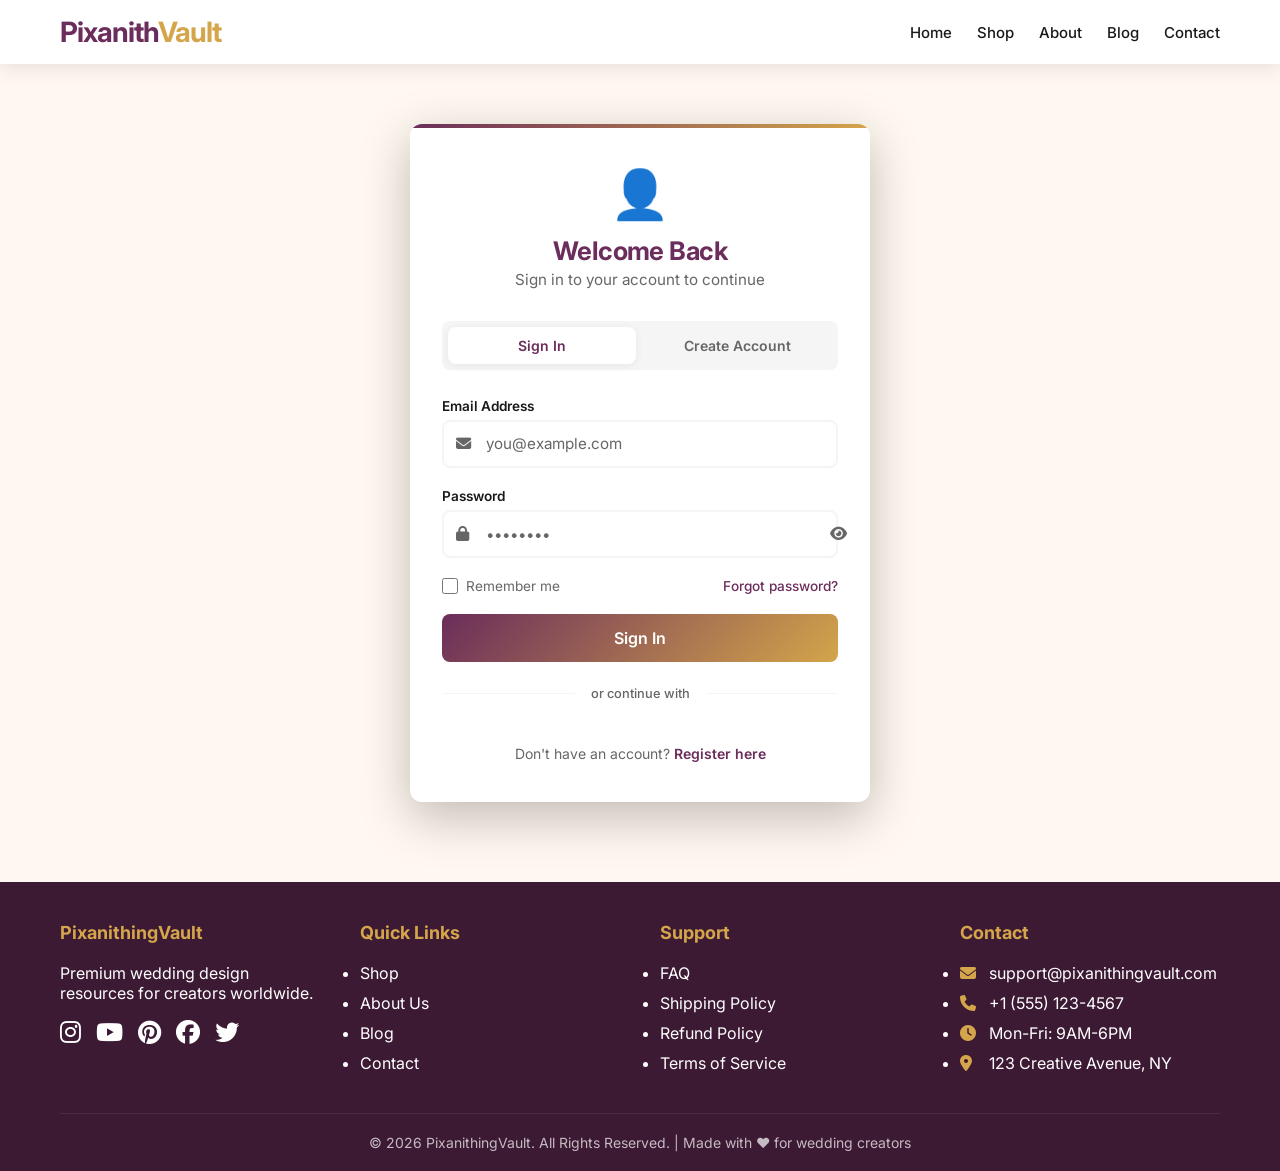
<file: login.html>
<!DOCTYPE html>
<html lang="en">
<head>
    <meta charset="UTF-8" />
    <meta name="viewport" content="width=device-width, initial-scale=1.0" />
    <title>Login / Register – PixanithingVault</title>
    <meta name="description" content="Sign in to your PixanithingVault account to access your downloads and orders." />

    <!-- Google Identity Services (Google Sign-In) -->
    <script src="https://accounts.google.com/gsi/client" async defer></script>

    <!-- Google Fonts -->
    <link href="https://fonts.googleapis.com/css2?family=Inter:opsz,wght@14..32,400;14..32,500;14..32,600;14..32,700&display=swap" rel="stylesheet" />

    <!-- Font Awesome -->
    <link rel="stylesheet" href="https://cdnjs.cloudflare.com/ajax/libs/font-awesome/6.4.0/css/all.min.css" />

    <style>
        /* ============================================
           ROOT VARIABLES
           ============================================ */
        :root {
            --primary: #6B2D5B;
            --primary-light: #8B4A7A;
            --primary-dark: #4A1A3D;
            --gold: #D4A54A;
            --gold-light: #E8C97A;
            --gold-dark: #B8923A;
            --cream: #FFF8F0;
            --deep-plum: #3D1A34;
            --dark: #1A1A1A;
            --gray: #666666;
            --light-gray: #F5F5F5;
            --white: #FFFFFF;
            --shadow: 0 4px 20px rgba(0,0,0,0.1);
            --shadow-hover: 0 8px 30px rgba(0,0,0,0.2);
            --shadow-lg: 0 15px 50px rgba(0,0,0,0.25);
            --transition: all 0.3s ease;
            --border-radius: 12px;
            --border-radius-sm: 8px;
            --font-family: 'Inter', -apple-system, BlinkMacSystemFont, sans-serif;
        }

        * {
            margin: 0;
            padding: 0;
            box-sizing: border-box;
        }

        body {
            font-family: var(--font-family);
            background: var(--cream);
            color: var(--dark);
            min-height: 100vh;
            display: flex;
            flex-direction: column;
            overflow-x: hidden;
        }

        a {
            text-decoration: none;
            color: inherit;
            transition: var(--transition);
        }

        .container {
            max-width: 1200px;
            margin: 0 auto;
            padding: 0 20px;
        }

        /* ============================================
           BUTTONS
           ============================================ */
        .btn {
            display: inline-block;
            padding: 14px 35px;
            border-radius: 50px;
            font-weight: 600;
            transition: var(--transition);
            border: none;
            cursor: pointer;
            font-size: 16px;
            text-align: center;
            font-family: var(--font-family);
        }

        .btn-primary {
            background: var(--gold);
            color: var(--dark);
        }
        .btn-primary:hover {
            background: var(--gold-light);
            transform: translateY(-3px);
            box-shadow: var(--shadow-hover);
        }

        .btn-dark {
            background: var(--primary);
            color: var(--white);
        }
        .btn-dark:hover {
            background: var(--primary-light);
            transform: translateY(-3px);
            box-shadow: var(--shadow-hover);
        }

        /* ============================================
           HEADER / NAVIGATION
           ============================================ */
        header {
            background: var(--white);
            padding: 15px 0;
            box-shadow: var(--shadow);
            position: sticky;
            top: 0;
            z-index: 1000;
            transition: var(--transition);
        }

        .nav-container {
            display: flex;
            justify-content: space-between;
            align-items: center;
            flex-wrap: wrap;
            position: relative;
        }

        .logo {
            font-size: 28px;
            font-weight: 700;
            color: var(--primary);
            letter-spacing: -1px;
            text-decoration: none;
            transition: var(--transition);
            display: inline-block;
        }

        .logo:hover {
            color: var(--primary);
            transform: scale(1.02);
        }

        .logo span {
            color: var(--gold);
        }

        nav {
            display: flex;
            align-items: center;
            gap: 25px;
        }

        nav a {
            font-weight: 500;
            font-size: 15px;
            color: var(--dark);
            transition: var(--transition);
            position: relative;
        }

        nav a:hover {
            color: var(--primary);
        }

        nav a::after {
            content: '';
            position: absolute;
            bottom: -5px;
            left: 0;
            width: 0;
            height: 2px;
            background: var(--gold);
            transition: var(--transition);
        }

        nav a:hover::after {
            width: 100%;
        }

        .hamburger {
            display: none;
            font-size: 28px;
            cursor: pointer;
            color: var(--primary);
        }

        @media (max-width: 768px) {
            nav {
                display: none;
                width: 100%;
                flex-direction: column;
                padding: 20px 0;
                gap: 15px;
                border-top: 1px solid var(--light-gray);
                margin-top: 15px;
            }
            nav.open {
                display: flex;
            }
            .hamburger {
                display: block;
            }
        }

        /* ============================================
           LOGIN CONTAINER
           ============================================ */
        .login-main {
            flex: 1;
            display: flex;
            align-items: center;
            justify-content: center;
            padding: 60px 20px 80px;
            min-height: 70vh;
        }

        .auth-container {
            max-width: 460px;
            width: 100%;
            background: var(--white);
            border-radius: var(--border-radius);
            box-shadow: var(--shadow-lg);
            padding: 2.5rem 2rem;
            position: relative;
            overflow: hidden;
            animation: fadeUp 0.5s ease-out;
        }

        .auth-container::before {
            content: '';
            position: absolute;
            top: 0;
            left: 0;
            right: 0;
            height: 4px;
            background: linear-gradient(135deg, var(--primary), var(--gold));
        }

        @keyframes fadeUp {
            from {
                opacity: 0;
                transform: translateY(20px);
            }
            to {
                opacity: 1;
                transform: translateY(0);
            }
        }

        .auth-header {
            text-align: center;
            margin-bottom: 2rem;
        }

        .auth-header .icon {
            font-size: 48px;
            color: var(--gold);
            margin-bottom: 0.75rem;
        }

        .auth-header h1 {
            font-size: 1.6rem;
            font-weight: 700;
            letter-spacing: -0.02em;
            color: var(--primary);
        }

        .auth-header p {
            color: var(--gray);
            font-size: 0.95rem;
            margin-top: 0.25rem;
        }

        /* ===== TABS ===== */
        .auth-tabs {
            display: flex;
            gap: 0.5rem;
            background: var(--light-gray);
            padding: 0.4rem;
            border-radius: var(--border-radius-sm);
            margin-bottom: 1.75rem;
        }

        .auth-tabs button {
            flex: 1;
            padding: 0.6rem 0;
            border: none;
            background: transparent;
            border-radius: 8px;
            font-family: inherit;
            font-size: 0.875rem;
            font-weight: 600;
            color: var(--gray);
            cursor: pointer;
            transition: var(--transition);
        }

        .auth-tabs button.active {
            background: var(--white);
            color: var(--primary);
            box-shadow: 0 2px 8px rgba(0, 0, 0, 0.06);
        }

        .auth-tabs button:hover:not(.active) {
            color: var(--dark);
        }

        /* ===== FORMS ===== */
        .auth-form {
            display: none;
            animation: fadeUp 0.35s ease-out;
        }

        .auth-form.active {
            display: block;
        }

        .form-group {
            margin-bottom: 1.25rem;
        }

        .form-group label {
            display: block;
            font-size: 0.85rem;
            font-weight: 600;
            margin-bottom: 0.35rem;
            color: var(--dark);
        }

        .form-group .input-wrap {
            position: relative;
        }

        .form-group .input-wrap i {
            position: absolute;
            left: 14px;
            top: 50%;
            transform: translateY(-50%);
            color: var(--gray);
            font-size: 0.95rem;
        }

        .form-group input {
            width: 100%;
            padding: 0.8rem 1rem 0.8rem 2.6rem;
            border: 2px solid var(--light-gray);
            border-radius: var(--border-radius-sm);
            font-family: inherit;
            font-size: 0.95rem;
            background: var(--white);
            transition: var(--transition);
            outline: none;
            color: var(--dark);
        }

        .form-group input:focus {
            border-color: var(--gold);
            box-shadow: 0 0 0 4px rgba(212, 165, 74, 0.12);
        }

        .form-group input::placeholder {
            color: var(--gray);
        }

        .form-group .toggle-pw {
            position: absolute;
            right: 14px;
            top: 50%;
            transform: translateY(-50%);
            background: none;
            border: none;
            color: var(--gray);
            cursor: pointer;
            font-size: 0.95rem;
            padding: 4px;
        }

        .form-group .toggle-pw:hover {
            color: var(--dark);
        }

        .form-options {
            display: flex;
            justify-content: space-between;
            align-items: center;
            margin: 0.25rem 0 1.25rem;
            font-size: 0.85rem;
        }

        .form-options label {
            display: flex;
            align-items: center;
            gap: 0.5rem;
            color: var(--gray);
            cursor: pointer;
        }

        .form-options label input[type="checkbox"] {
            width: 16px;
            height: 16px;
            accent-color: var(--gold);
            cursor: pointer;
        }

        .form-options a {
            color: var(--primary);
            text-decoration: none;
            font-weight: 500;
        }

        .form-options a:hover {
            text-decoration: underline;
        }

        .btn-submit {
            width: 100%;
            padding: 0.85rem;
            border: none;
            border-radius: var(--border-radius-sm);
            background: linear-gradient(135deg, var(--primary), var(--gold));
            color: var(--white);
            font-family: inherit;
            font-size: 1rem;
            font-weight: 600;
            cursor: pointer;
            transition: var(--transition);
            display: flex;
            align-items: center;
            justify-content: center;
            gap: 0.5rem;
        }

        .btn-submit:hover {
            transform: translateY(-2px);
            box-shadow: 0 8px 24px rgba(107, 45, 91, 0.35);
        }

        .btn-submit:active {
            transform: scale(0.98);
        }

        .btn-submit:disabled {
            opacity: 0.6;
            cursor: not-allowed;
            transform: none !important;
            box-shadow: none !important;
        }

        .btn-submit .spinner {
            display: none;
            width: 20px;
            height: 20px;
            border: 2px solid rgba(255, 255, 255, 0.3);
            border-top-color: #fff;
            border-radius: 50%;
            animation: spin 0.7s linear infinite;
        }

        .btn-submit.loading .spinner {
            display: block;
        }

        .btn-submit.loading .btn-text {
            display: none;
        }

        @keyframes spin {
            to { transform: rotate(360deg); }
        }

        .btn-submit-dark {
            background: var(--primary);
        }

        .btn-submit-dark:hover {
            background: var(--primary-light);
        }

        .auth-divider {
            display: flex;
            align-items: center;
            gap: 1rem;
            margin: 1.5rem 0;
            color: var(--gray);
            font-size: 0.8rem;
            font-weight: 500;
        }

        .auth-divider::before,
        .auth-divider::after {
            content: '';
            flex: 1;
            height: 1px;
            background: var(--light-gray);
        }

        .google-btn-wrapper {
            display: flex;
            justify-content: center;
            margin: 5px 0 10px;
        }

        .google-btn-wrapper .g_id_signin {
            width: 100% !important;
            max-width: 320px;
        }

        .modal-footer {
            text-align: center;
            margin-top: 20px;
            color: var(--gray);
            font-size: 14px;
        }

        .modal-footer a {
            color: var(--primary);
            font-weight: 600;
        }

        .modal-footer a:hover {
            color: var(--gold);
        }

        /* ===== ALERT ===== */
        .alert {
            padding: 0.8rem 1rem;
            border-radius: var(--border-radius-sm);
            font-size: 0.875rem;
            font-weight: 500;
            margin-bottom: 1.25rem;
            display: none;
            align-items: center;
            gap: 0.6rem;
        }

        .alert.show {
            display: flex;
        }

        .alert-error {
            background: #fef2f2;
            color: #dc2626;
            border-left: 4px solid #dc2626;
        }

        .alert-success {
            background: #f0fdf4;
            color: #16a34a;
            border-left: 4px solid #16a34a;
        }

        .alert-info {
            background: #eff6ff;
            color: #2563eb;
            border-left: 4px solid #2563eb;
        }

        /* ============================================
           FOOTER
           ============================================ */
        footer {
            background: var(--deep-plum);
            color: var(--white);
            padding: 40px 0 20px;
        }

        .footer-grid {
            display: grid;
            grid-template-columns: repeat(auto-fit, minmax(200px, 1fr));
            gap: 40px;
            margin-bottom: 30px;
        }

        .footer-grid h4 {
            font-size: 18px;
            margin-bottom: 20px;
            color: var(--gold);
        }

        .footer-grid ul li {
            margin-bottom: 10px;
        }

        .footer-grid ul li a:hover {
            color: var(--gold);
            padding-left: 5px;
        }

        .social-icons {
            display: flex;
            gap: 15px;
            margin-top: 15px;
        }

        .social-icons a {
            font-size: 24px;
            transition: var(--transition);
            display: inline-block;
        }

        .social-icons a:hover {
            color: var(--gold);
            transform: translateY(-3px);
        }

        .footer-bottom {
            border-top: 1px solid rgba(255, 255, 255, 0.1);
            padding-top: 20px;
            text-align: center;
            font-size: 14px;
            opacity: 0.7;
        }

        /* ============================================
           RESPONSIVE
           ============================================ */
        @media (max-width: 768px) {
            .auth-container {
                padding: 1.75rem 1.25rem;
            }
            .auth-header h1 {
                font-size: 1.35rem;
            }
            .footer-grid {
                grid-template-columns: 1fr;
                text-align: center;
            }
            .social-icons {
                justify-content: center;
            }
        }

        @media (max-width: 480px) {
            .auth-container {
                padding: 1.5rem 1rem;
                margin: 0 10px;
            }
            .auth-tabs {
                flex-direction: column;
            }
            .form-options {
                flex-direction: column;
                align-items: flex-start;
                gap: 8px;
            }
            .google-btn-wrapper .g_id_signin {
                max-width: 100%;
            }
        }
    </style>
</head>

<body>

    <!-- ============================================
    HEADER
    ============================================ -->
    <header>
        <div class="container nav-container">
            <a href="index.html" class="logo" title="Go to Homepage">
                Pixanith<span>Vault</span>
            </a>

            <nav id="mainNav">
                <a href="index.html">Home</a>
                <a href="shop.html">Shop</a>
                <a href="about.html">About</a>
                <a href="blog.html">Blog</a>
                <a href="contact.html">Contact</a>
            </nav>

            <div class="hamburger" onclick="toggleNav()">
                <i class="fas fa-bars"></i>
            </div>
        </div>
    </header>

    <!-- ============================================
    LOGIN MAIN CONTENT
    ============================================ -->
    <main class="login-main">
        <div class="auth-container" id="app">

            <!-- Alert -->
            <div class="alert" id="alert" role="alert">
                <i class="fas fa-circle-exclamation"></i>
                <span id="alertMessage">Something went wrong.</span>
            </div>

            <!-- Auth Header -->
            <div class="auth-header">
                <div class="icon">👤</div>
                <h1>Welcome Back</h1>
                <p>Sign in to your account to continue</p>
            </div>

            <!-- Tabs -->
            <div class="auth-tabs" id="tabContainer">
                <button class="active" data-tab="login" onclick="switchTab('login')">Sign In</button>
                <button data-tab="register" onclick="switchTab('register')">Create Account</button>
            </div>

            <!-- ===== LOGIN FORM ===== -->
            <form class="auth-form active" id="loginForm" autocomplete="off" onsubmit="handleLogin(event)">
                <div class="form-group">
                    <label for="loginEmail">Email Address</label>
                    <div class="input-wrap">
                        <i class="fas fa-envelope"></i>
                        <input type="email" id="loginEmail" placeholder="you@example.com" required />
                    </div>
                </div>
                <div class="form-group">
                    <label for="loginPassword">Password</label>
                    <div class="input-wrap">
                        <i class="fas fa-lock"></i>
                        <input type="password" id="loginPassword" placeholder="••••••••" required />
                        <button type="button" class="toggle-pw" aria-label="Toggle password visibility">
                            <i class="fas fa-eye"></i>
                        </button>
                    </div>
                </div>
                <div class="form-options">
                    <label><input type="checkbox" id="rememberMe" /> Remember me</label>
                    <a href="#">Forgot password?</a>
                </div>
                <button type="submit" class="btn-submit" id="loginBtn">
                    <span class="btn-text">Sign In</span>
                    <span class="spinner"></span>
                </button>

                <div class="auth-divider">or continue with</div>

                <!-- Google Sign-In -->
                <div class="google-btn-wrapper">
                    <div id="g_id_onload"
                         data-client_id="240069241437-8sgrtkm27a673dnkinit3v3fsb4vu00s.apps.googleusercontent.com"
                         data-callback="handleGoogleSignIn"
                         data-auto_prompt="false">
                    </div>
                    <div class="g_id_signin"
                         data-type="standard"
                         data-shape="pill"
                         data-theme="outline"
                         data-text="sign_in_with"
                         data-size="large"
                         data-logo_alignment="left">
                    </div>
                </div>

                <div class="modal-footer">
                    Don't have an account? <a href="#" onclick="switchTab('register')">Register here</a>
                </div>
            </form>

            <!-- ===== REGISTER FORM ===== -->
            <form class="auth-form" id="registerForm" autocomplete="off" onsubmit="handleRegister(event)">
                <div class="form-group">
                    <label for="regName">Full Name</label>
                    <div class="input-wrap">
                        <i class="fas fa-user"></i>
                        <input type="text" id="regName" placeholder="John Doe" required />
                    </div>
                </div>
                <div class="form-group">
                    <label for="regEmail">Email Address</label>
                    <div class="input-wrap">
                        <i class="fas fa-envelope"></i>
                        <input type="email" id="regEmail" placeholder="you@example.com" required />
                    </div>
                </div>
                <div class="form-group">
                    <label for="regPassword">Password</label>
                    <div class="input-wrap">
                        <i class="fas fa-lock"></i>
                        <input type="password" id="regPassword" placeholder="Min 6 characters" required minlength="6" />
                        <button type="button" class="toggle-pw" aria-label="Toggle password visibility">
                            <i class="fas fa-eye"></i>
                        </button>
                    </div>
                </div>
                <div class="form-group">
                    <label for="regConfirm">Confirm Password</label>
                    <div class="input-wrap">
                        <i class="fas fa-check-circle"></i>
                        <input type="password" id="regConfirm" placeholder="Confirm your password" required />
                    </div>
                </div>
                <div style="margin-bottom: 20px;">
                    <label style="display:flex; align-items:center; gap:8px; color:var(--gray); font-size:14px;">
                        <input type="checkbox" required /> I agree to the <a href="terms.html" style="color:var(--gold);">Terms &amp; Conditions</a>
                    </label>
                </div>
                <button type="submit" class="btn-submit btn-submit-dark" id="registerBtn">
                    <span class="btn-text">Create Account</span>
                    <span class="spinner"></span>
                </button>

                <div class="auth-divider">or continue with</div>

                <!-- Google Sign-In (Register) -->
                <div class="google-btn-wrapper">
                    <div id="g_id_onload_register"
                         data-client_id="240069241437-8sgrtkm27a673dnkinit3v3fsb4vu00s.apps.googleusercontent.com"
                         data-callback="handleGoogleSignIn"
                         data-auto_prompt="false">
                    </div>
                    <div class="g_id_signin"
                         data-type="standard"
                         data-shape="pill"
                         data-theme="outline"
                         data-text="signup_with"
                         data-size="large"
                         data-logo_alignment="left">
                    </div>
                </div>

                <div class="modal-footer">
                    Already have an account? <a href="#" onclick="switchTab('login')">Sign in here</a>
                </div>
            </form>

        </div>
    </main>

    <!-- ============================================
    FOOTER
    ============================================ -->
    <footer>
        <div class="container">
            <div class="footer-grid">
                <div>
                    <h4>PixanithingVault</h4>
                    <p style="margin-bottom:15px;">Premium wedding design resources for creators worldwide.</p>
                    <div class="social-icons">
                        <a href="#"><i class="fab fa-instagram"></i></a>
                        <a href="#"><i class="fab fa-youtube"></i></a>
                        <a href="#"><i class="fab fa-pinterest"></i></a>
                        <a href="#"><i class="fab fa-facebook"></i></a>
                        <a href="#"><i class="fab fa-twitter"></i></a>
                    </div>
                </div>
                <div>
                    <h4>Quick Links</h4>
                    <ul>
                        <li><a href="shop.html">Shop</a></li>
                        <li><a href="about.html">About Us</a></li>
                        <li><a href="blog.html">Blog</a></li>
                        <li><a href="contact.html">Contact</a></li>
                    </ul>
                </div>
                <div>
                    <h4>Support</h4>
                    <ul>
                        <li><a href="faq.html">FAQ</a></li>
                        <li><a href="shipping-policy.html">Shipping Policy</a></li>
                        <li><a href="refund-policy.html">Refund Policy</a></li>
                        <li><a href="terms.html">Terms of Service</a></li>
                    </ul>
                </div>
                <div>
                    <h4>Contact</h4>
                    <ul>
                        <li><i class="fas fa-envelope" style="color:var(--gold); width:25px;"></i> support@pixanithingvault.com</li>
                        <li><i class="fas fa-phone" style="color:var(--gold); width:25px;"></i> +1 (555) 123-4567</li>
                        <li><i class="fas fa-clock" style="color:var(--gold); width:25px;"></i> Mon-Fri: 9AM-6PM</li>
                        <li><i class="fas fa-map-marker-alt" style="color:var(--gold); width:25px;"></i> 123 Creative Avenue, NY</li>
                    </ul>
                </div>
            </div>
            <div class="footer-bottom">
                <p>&copy; 2026 PixanithingVault. All Rights Reserved. | Made with ❤️ for wedding creators</p>
            </div>
        </div>
    </footer>

    <!-- ============================================
    JAVASCRIPT
    ============================================ -->
    <script>
        // ============================================
        // NAVIGATION TOGGLE (Mobile)
        // ============================================

        function toggleNav() {
            const nav = document.getElementById('mainNav');
            if (nav) {
                nav.classList.toggle('open');
            }
        }

        // ============================================
        // TABS
        // ============================================

        function switchTab(tab) {
            const loginForm = document.getElementById('loginForm');
            const registerForm = document.getElementById('registerForm');
            const tabs = document.querySelectorAll('#tabContainer button');

            tabs.forEach(btn => btn.classList.remove('active'));

            if (tab === 'login') {
                loginForm.classList.add('active');
                registerForm.classList.remove('active');
                tabs[0].classList.add('active');
                // Update URL param for register redirect
                const url = new URL(window.location);
                url.searchParams.delete('register');
                window.history.replaceState({}, '', url);
            } else {
                loginForm.classList.remove('active');
                registerForm.classList.add('active');
                tabs[1].classList.add('active');
                const url = new URL(window.location);
                url.searchParams.set('register', 'true');
                window.history.replaceState({}, '', url);
            }
            hideAlert();
        }

        // ============================================
        // ALERT
        // ============================================

        function showAlert(message, type = 'error') {
            const alertEl = document.getElementById('alert');
            const alertMsg = document.getElementById('alertMessage');
            alertEl.className = 'alert show alert-' + type;
            alertMsg.textContent = message;
        }

        function hideAlert() {
            const alertEl = document.getElementById('alert');
            alertEl.className = 'alert';
            document.getElementById('alertMessage').textContent = '';
        }

        // ============================================
        // TOGGLE PASSWORD VISIBILITY
        // ============================================

        document.querySelectorAll('.toggle-pw').forEach(btn => {
            btn.addEventListener('click', function() {
                const input = this.closest('.input-wrap').querySelector('input');
                const icon = this.querySelector('i');
                if (input.type === 'password') {
                    input.type = 'text';
                    icon.className = 'fas fa-eye-slash';
                } else {
                    input.type = 'password';
                    icon.className = 'fas fa-eye';
                }
            });
        });

        // ============================================
        // API BASE URL
        // ============================================

        const API_BASE_URL = window.API_BASE_URL || 'https://pixanithingvault-backend.onrender.com/api';

        // ============================================
        // SET LOADING STATE
        // ============================================

        function setLoading(btn, loading) {
            if (loading) {
                btn.classList.add('loading');
                btn.disabled = true;
            } else {
                btn.classList.remove('loading');
                btn.disabled = false;
            }
        }

        // ============================================
        // LOGIN
        // ============================================

        async function handleLogin(event) {
            event.preventDefault();
            hideAlert();

            const email = document.getElementById('loginEmail').value.trim();
            const password = document.getElementById('loginPassword').value.trim();
            const remember = document.getElementById('rememberMe').checked;

            if (!email || !password) {
                showAlert('Please fill in all fields.', 'error');
                return;
            }

            const btn = document.getElementById('loginBtn');
            setLoading(btn, true);

            try {
                const response = await fetch(`${API_BASE_URL}/auth/login`, {
                    method: 'POST',
                    headers: { 'Content-Type': 'application/json' },
                    body: JSON.stringify({ email, password, remember })
                });
                const data = await response.json();
                if (!response.ok) {
                    throw new Error(data.error || 'Login failed');
                }

                localStorage.setItem('token', data.token);
                localStorage.setItem('currentUser', JSON.stringify(data.user));

                showAlert('✅ Login successful! Redirecting...', 'success');

                setTimeout(() => {
                    window.location.href = 'index.html';
                }, 1000);

            } catch (err) {
                showAlert(err.message, 'error');
                setLoading(btn, false);
            }
        }

        // ============================================
        // REGISTER
        // ============================================

        async function handleRegister(event) {
            event.preventDefault();
            hideAlert();

            const name = document.getElementById('regName').value.trim();
            const email = document.getElementById('regEmail').value.trim();
            const password = document.getElementById('regPassword').value;
            const confirm = document.getElementById('regConfirm').value;

            if (!name || !email || !password || !confirm) {
                showAlert('Please fill in all fields.', 'error');
                return;
            }
            if (password.length < 6) {
                showAlert('Password must be at least 6 characters.', 'error');
                return;
            }
            if (password !== confirm) {
                showAlert('Passwords do not match.', 'error');
                return;
            }

            const btn = document.getElementById('registerBtn');
            setLoading(btn, true);

            try {
                const response = await fetch(`${API_BASE_URL}/auth/register`, {
                    method: 'POST',
                    headers: { 'Content-Type': 'application/json' },
                    body: JSON.stringify({ name, email, password })
                });
                const data = await response.json();
                if (!response.ok) {
                    throw new Error(data.error || 'Registration failed');
                }

                localStorage.setItem('token', data.token);
                localStorage.setItem('currentUser', JSON.stringify(data.user));

                showAlert('✅ Account created! Redirecting...', 'success');

                setTimeout(() => {
                    window.location.href = 'index.html';
                }, 1500);

            } catch (err) {
                showAlert(err.message, 'error');
                setLoading(btn, false);
            }
        }

        // ============================================
        // GOOGLE SIGN-IN
        // ============================================

        function handleGoogleSignIn(response) {
            const idToken = response.credential;

            fetch(`${API_BASE_URL}/auth/google`, {
                    method: 'POST',
                    headers: { 'Content-Type': 'application/json' },
                    body: JSON.stringify({ idToken })
                })
                .then(res => res.json())
                .then(data => {
                    if (data.token) {
                        localStorage.setItem('token', data.token);
                        localStorage.setItem('currentUser', JSON.stringify(data.user));
                        showAlert('✅ Welcome! Redirecting...', 'success');
                        setTimeout(() => {
                            window.location.href = 'index.html';
                        }, 1000);
                    } else {
                        showAlert(data.error || 'Google sign-in failed', 'error');
                    }
                })
                .catch(err => {
                    showAlert('Network error. Please try again.', 'error');
                });
        }

        // ============================================
        // CHECK URL PARAM FOR REGISTER TAB
        // ============================================

        document.addEventListener('DOMContentLoaded', function() {
            const urlParams = new URLSearchParams(window.location.search);
            if (urlParams.get('register') === 'true') {
                switchTab('register');
            }

            // Update header state
            const token = localStorage.getItem('token');
            if (token) {
                // If already logged in, redirect to home
                window.location.href = 'index.html';
            }
        });
    </script>

</body>
</html>
</file>
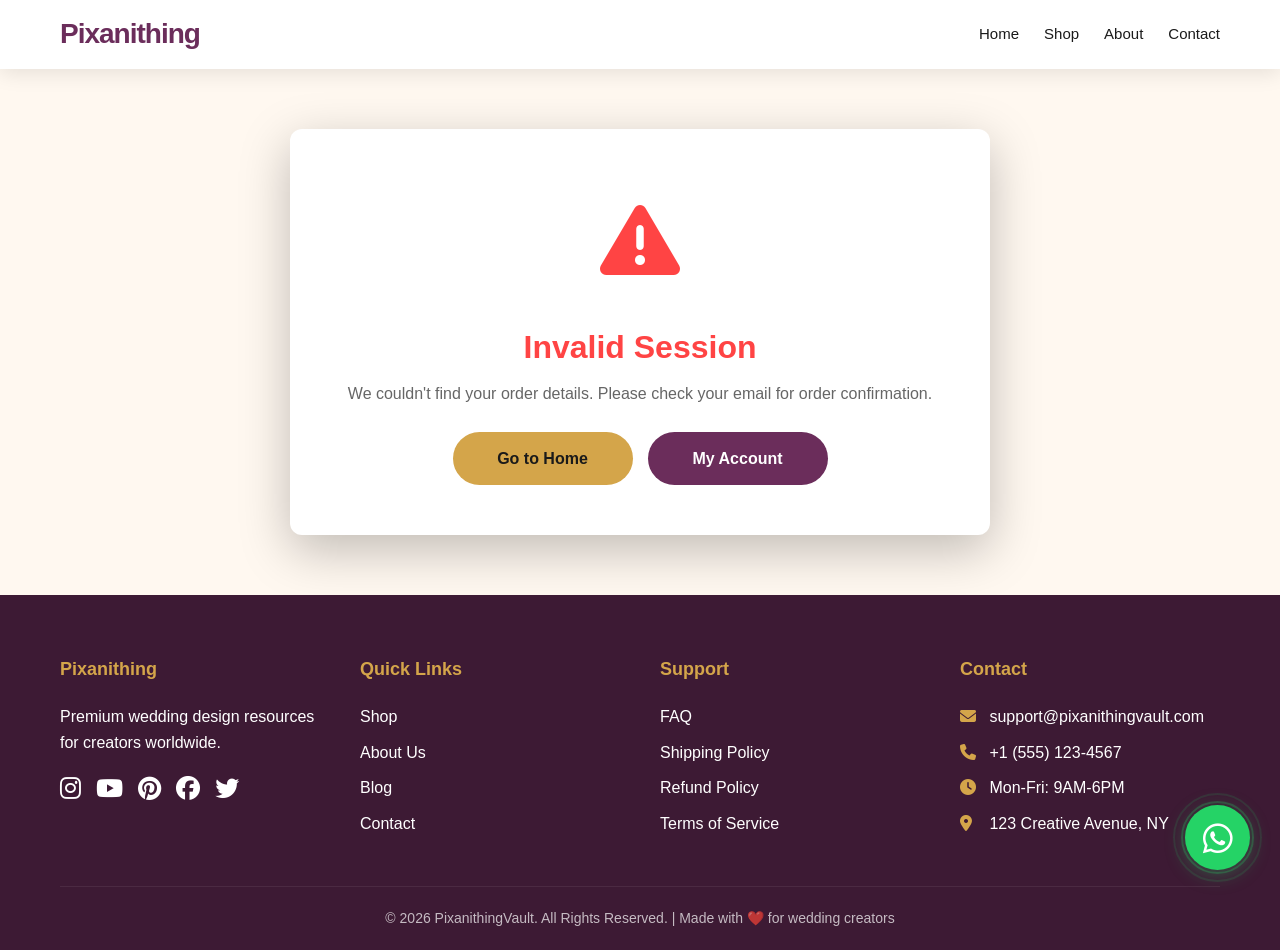
<file: payment-success.html>
<!DOCTYPE html>
<html lang="en">
<head>
    <meta charset="UTF-8" />
    <meta name="viewport" content="width=device-width, initial-scale=1.0" />
    <title>Payment Successful – Pixanithing</title>
    <meta name="description" content="Thank you for your purchase. Your order is confirmed." />

    <!-- Font Awesome -->
    <link rel="stylesheet" href="https://cdnjs.cloudflare.com/ajax/libs/font-awesome/6.4.0/css/all.min.css" />

    <!-- External Stylesheet -->
    <link rel="stylesheet" href="css/style.css" />

    <style>
        .success-container {
            max-width: 700px;
            margin: 60px auto;
            background: var(--white);
            border-radius: var(--border-radius);
            padding: 50px 40px;
            box-shadow: var(--shadow-lg);
            text-align: center;
        }

        .success-icon {
            font-size: 80px;
            color: #4CAF50;
            margin-bottom: 15px;
            animation: successPulse 1.5s ease-in-out infinite;
        }

        @keyframes successPulse {
            0%,
            100% { transform: scale(1); }
            50% { transform: scale(1.1); }
        }

        .success-container h1 {
            color: var(--primary);
            font-size: 32px;
            margin-bottom: 8px;
        }

        .success-container .subtitle {
            color: var(--gray);
            font-size: 16px;
            margin-bottom: 25px;
        }

        .order-details-box {
            text-align: left;
            background: var(--cream);
            border-radius: var(--border-radius-sm);
            padding: 20px 25px;
            margin: 20px 0;
        }

        .order-details-box .order-row {
            display: flex;
            justify-content: space-between;
            padding: 8px 0;
            border-bottom: 1px solid var(--light-gray);
        }

        .order-details-box .order-row:last-child {
            border-bottom: none;
        }

        .order-details-box .order-row .label {
            color: var(--gray);
            font-weight: 500;
        }

        .order-details-box .order-row .value {
            color: var(--dark);
            font-weight: 600;
        }

        .download-section {
            margin: 25px 0;
            padding: 20px;
            background: var(--light-gray);
            border-radius: var(--border-radius-sm);
            border: 2px dashed var(--gold);
        }

        .download-section h3 {
            color: var(--primary);
            margin-bottom: 15px;
            font-size: 18px;
        }

        .download-item {
            display: flex;
            justify-content: space-between;
            align-items: center;
            padding: 12px 15px;
            background: var(--white);
            border-radius: var(--border-radius-sm);
            margin-bottom: 10px;
            transition: var(--transition);
        }

        .download-item:hover {
            transform: translateX(5px);
            box-shadow: var(--shadow);
        }

        .download-item .product-name {
            font-weight: 500;
            color: var(--primary);
        }

        .download-item .btn-download {
            padding: 6px 18px;
            background: var(--gold);
            color: var(--dark);
            border-radius: 20px;
            font-size: 13px;
            font-weight: 600;
            text-decoration: none;
            transition: var(--transition);
            border: none;
            cursor: pointer;
        }

        .download-item .btn-download:hover {
            background: var(--gold-light);
            transform: translateY(-2px);
        }

        .btn-group {
            display: flex;
            gap: 15px;
            justify-content: center;
            flex-wrap: wrap;
            margin-top: 25px;
        }

        .btn-group .btn {
            min-width: 180px;
        }

        .loading-state {
            padding: 40px;
        }
        .loading-state i {
            font-size: 40px;
            color: var(--gold);
            margin-bottom: 15px;
        }

        @media (max-width: 768px) {
            .success-container {
                padding: 30px 20px;
                margin: 30px 15px;
            }
            .success-container h1 {
                font-size: 26px;
            }
            .order-details-box {
                padding: 15px;
            }
            .download-item {
                flex-direction: column;
                gap: 10px;
                text-align: center;
            }
            .btn-group {
                flex-direction: column;
                align-items: center;
            }
            .btn-group .btn {
                width: 100%;
                max-width: 280px;
            }
        }

        @media (max-width: 480px) {
            .success-container {
                padding: 20px 15px;
                margin: 20px 10px;
            }
            .success-icon {
                font-size: 60px;
            }
            .success-container h1 {
                font-size: 22px;
            }
            .order-details-box .order-row {
                flex-direction: column;
                align-items: center;
                text-align: center;
                padding: 6px 0;
            }
        }
    </style>
</head>

<body>

    <!-- ============================================
    MINI HEADER
    ============================================ -->
    <header style="padding: 12px 0;">
        <div class="container nav-container">
            <a href="index.html" class="logo" title="Go to Homepage">
                Pixanithing</span>
            </a>
            <nav id="mainNav">
                <a href="index.html">Home</a>
                <a href="shop.html">Shop</a>
                <a href="about.html">About</a>
                <a href="contact.html">Contact</a>
            </nav>
            <div class="hamburger" onclick="toggleNav()">
                <i class="fas fa-bars"></i>
            </div>
        </div>
    </header>

    <!-- ============================================
    SUCCESS CONTENT
    ============================================ -->
    <div class="container">
        <div class="success-container" id="successContainer">

            <!-- Loading State -->
            <div id="loadingState" class="loading-state">
                <i class="fas fa-spinner fa-spin"></i>
                <p>Loading your order details...</p>
            </div>

            <!-- Success Content (Hidden initially) -->
            <div id="successContent" style="display: none;">

                <div class="success-icon">
                    <i class="fas fa-check-circle"></i>
                </div>

                <h1>Payment Successful! 🎉</h1>
                <p class="subtitle">Thank you for your purchase. Your order is confirmed.</p>

                <!-- Order Details -->
                <div class="order-details-box">
                    <div class="order-row">
                        <span class="label">Order ID</span>
                        <span class="value" id="orderId">-</span>
                    </div>
                    <div class="order-row">
                        <span class="label">Order Date</span>
                        <span class="value" id="orderDate">-</span>
                    </div>
                    <div class="order-row">
                        <span class="label">Total Amount</span>
                        <span class="value" id="orderTotal">-</span>
                    </div>
                    <div class="order-row">
                        <span class="label">Payment Method</span>
                        <span class="value" id="paymentMethod">Razorpay</span>
                    </div>
                    <div class="order-row" style="border-bottom: none;">
                        <span class="label">Status</span>
                        <span class="value" style="color: #4CAF50;" id="orderStatus">✅ Completed</span>
                    </div>
                </div>

                <!-- Product List -->
                <div style="text-align:left; margin: 15px 0;">
                    <h4 style="color: var(--primary); margin-bottom: 10px;">Products Purchased</h4>
                    <div id="productList"></div>
                </div>

                <!-- Download Section -->
                <div class="download-section" id="downloadSection">
                    <h3><i class="fas fa-download" style="color: var(--gold);"></i> Your Downloads</h3>
                    <div id="downloadLinks">
                        <p style="color: var(--gray);">Your download links will appear here shortly.</p>
                    </div>
                </div>

                <!-- Action Buttons -->
                <div class="btn-group">
                    <a href="account.html" class="btn btn-primary">
                        <i class="fas fa-user"></i> Go to My Account
                    </a>
                    <a href="shop.html" class="btn btn-dark">
                        <i class="fas fa-shopping-bag"></i> Continue Shopping
                    </a>
                </div>

            </div>

        </div>
    </div>

    <!-- ============================================
    FOOTER
    ============================================ -->
    <footer style="margin-top: 20px;">
        <div class="container">
            <div class="footer-grid">
                <div>
                    <h4>Pixanithing</h4>
                    <p style="margin-bottom:15px;">Premium wedding design resources for creators worldwide.</p>
                    <div class="social-icons">
                        <a href="#"><i class="fab fa-instagram"></i></a>
                        <a href="#"><i class="fab fa-youtube"></i></a>
                        <a href="#"><i class="fab fa-pinterest"></i></a>
                        <a href="#"><i class="fab fa-facebook"></i></a>
                        <a href="#"><i class="fab fa-twitter"></i></a>
                    </div>
                </div>
                <div>
                    <h4>Quick Links</h4>
                    <ul>
                        <li><a href="shop.html">Shop</a></li>
                        <li><a href="about.html">About Us</a></li>
                        <li><a href="blog.html">Blog</a></li>
                        <li><a href="contact.html">Contact</a></li>
                    </ul>
                </div>
                <div>
                    <h4>Support</h4>
                    <ul>
                        <li><a href="faq.html">FAQ</a></li>
                        <li><a href="shipping-policy.html">Shipping Policy</a></li>
                        <li><a href="refund-policy.html">Refund Policy</a></li>
                        <li><a href="terms.html">Terms of Service</a></li>
                    </ul>
                </div>
                <div>
                    <h4>Contact</h4>
                    <ul>
                        <li><i class="fas fa-envelope" style="color:var(--gold); width:25px;"></i> support@pixanithingvault.com</li>
                        <li><i class="fas fa-phone" style="color:var(--gold); width:25px;"></i> +1 (555) 123-4567</li>
                        <li><i class="fas fa-clock" style="color:var(--gold); width:25px;"></i> Mon-Fri: 9AM-6PM</li>
                        <li><i class="fas fa-map-marker-alt" style="color:var(--gold); width:25px;"></i> 123 Creative Avenue, NY</li>
                    </ul>
                </div>
            </div>
            <div class="footer-bottom">
                <p>&copy; 2026 PixanithingVault. All Rights Reserved. | Made with ❤️ for wedding creators</p>
            </div>
        </div>
    </footer>
 <!-- ============================================
    WHATSAPP FLOATING BUTTON (Add here)
    ============================================ -->
    <a href="https://wa.me/919999999999?text=Hi%20PixanithingVault%2C%20I%20need%20help%20with%20wedding%20templates!"
       class="whatsapp-float"
       target="_blank"
       rel="noopener noreferrer"
       aria-label="Chat on WhatsApp">
        <i class="fab fa-whatsapp"></i>
        <span class="whatsapp-tooltip">💬 Chat with us!</span>
    </a>
    <!-- ============================================
    JAVASCRIPT
    ============================================ -->
    <script>
        // ============================================
        // GET ORDER ID FROM URL
        // ============================================

        function getOrderIdFromURL() {
            const params = new URLSearchParams(window.location.search);
            return params.get('orderId');
        }

        // ============================================
        // FETCH ORDER DETAILS FROM BACKEND
        // ============================================

        async function fetchOrderDetails(orderId) {
            const token = localStorage.getItem('token');
            if (!token) {
                // User not logged in, show error
                document.getElementById('loadingState').style.display = 'none';
                document.getElementById('successContent').style.display = 'block';
                document.getElementById('successContent').innerHTML = `
                    <div class="success-icon"><i class="fas fa-exclamation-triangle" style="color:#ff4444;"></i></div>
                    <h1 style="color:#ff4444;">Session Expired</h1>
                    <p class="subtitle">Please login to view your order details.</p>
                    <div class="btn-group" style="margin-top:20px;">
                        <a href="index.html" class="btn btn-primary">Go to Home</a>
                    </div>
                `;
                return;
            }

            try {
                const response = await fetch(`${API_BASE_URL}/orders/${orderId}`, {
                    headers: {
                        'Authorization': `Bearer ${token}`
                    }
                });

                if (!response.ok) {
                    if (response.status === 401) {
                        localStorage.removeItem('token');
                        localStorage.removeItem('currentUser');
                        window.location.href = 'index.html';
                        return;
                    }
                    throw new Error('Failed to fetch order');
                }

                const order = await response.json();
                displayOrder(order);

            } catch (error) {
                console.error('Error fetching order:', error);
                document.getElementById('loadingState').style.display = 'none';
                document.getElementById('successContent').style.display = 'block';
                document.getElementById('successContent').innerHTML = `
                    <div class="success-icon"><i class="fas fa-exclamation-triangle" style="color:#ff4444;"></i></div>
                    <h1 style="color:#ff4444;">Order Not Found</h1>
                    <p class="subtitle">We couldn't find your order details. Please contact support.</p>
                    <div class="btn-group" style="margin-top:20px;">
                        <a href="index.html" class="btn btn-primary">Go to Home</a>
                        <a href="contact.html" class="btn btn-dark">Contact Support</a>
                    </div>
                `;
            }
        }

        // ============================================
        // DISPLAY ORDER
        // ============================================

        function displayOrder(order) {
            // Hide loading, show content
            document.getElementById('loadingState').style.display = 'none';
            document.getElementById('successContent').style.display = 'block';

            // Order details
            document.getElementById('orderId').textContent = order._id.slice(-8).toUpperCase();
            document.getElementById('orderDate').textContent = new Date(order.createdAt).toLocaleDateString('en-US', {
                year: 'numeric',
                month: 'long',
                day: 'numeric'
            });
            document.getElementById('orderTotal').textContent = '$' + order.total.toFixed(2);
            document.getElementById('paymentMethod').textContent = order.paymentMethod === 'razorpay' ? 'Razorpay' : 'Razorpay';

            // Product List
            let productHtml = '';
            order.items.forEach(item => {
                const product = item.productId || {};
                productHtml += `
                    <div style="display:flex; justify-content:space-between; align-items:center; padding:8px 0; border-bottom:1px solid var(--light-gray);">
                        <span style="font-weight:500; color:var(--primary);">${product.name || 'Product'}</span>
                        <span style="color:var(--gray);">x${item.quantity} — $${(item.price * item.quantity).toFixed(2)}</span>
                    </div>
                `;
            });
            document.getElementById('productList').innerHTML = productHtml;

            // Download Links
            const downloadContainer = document.getElementById('downloadLinks');
            if (order.downloadLinks && order.downloadLinks.length > 0) {
                let downloadHtml = '';
                order.downloadLinks.forEach(link => {
                    downloadHtml += `
                        <div class="download-item">
                            <span class="product-name">
                                <i class="fas fa-file-archive" style="color:var(--gold);"></i>
                                ${link.productId ? link.productId.name : 'Product'}
                            </span>
                            <a href="${API_BASE_URL}/download/${link.token}" class="btn-download" target="_blank">
                                <i class="fas fa-download"></i> Download
                            </a>
                        </div>
                    `;
                });
                downloadContainer.innerHTML = downloadHtml;
            } else {
                downloadContainer.innerHTML = `
                    <p style="color: var(--gray);">Your download links will be available soon. Please check your account dashboard.</p>
                `;
            }
        }

        // ============================================
        // HANDLE NO ORDER ID
        // ============================================

        function showNoOrderError() {
            document.getElementById('loadingState').style.display = 'none';
            document.getElementById('successContent').style.display = 'block';
            document.getElementById('successContent').innerHTML = `
                <div class="success-icon"><i class="fas fa-exclamation-triangle" style="color:#ff4444;"></i></div>
                <h1 style="color:#ff4444;">Invalid Session</h1>
                <p class="subtitle">We couldn't find your order details. Please check your email for order confirmation.</p>
                <div class="btn-group" style="margin-top:20px;">
                    <a href="index.html" class="btn btn-primary">Go to Home</a>
                    <a href="account.html" class="btn btn-dark">My Account</a>
                </div>
            `;
        }

        // ============================================
        // INITIALIZE
        // ============================================

        document.addEventListener('DOMContentLoaded', function() {
            const orderId = getOrderIdFromURL();

            if (orderId) {
                fetchOrderDetails(orderId);
            } else {
                showNoOrderError();
            }

            // Update header state
            if (typeof updateHeader === 'function') updateHeader();

            console.log('📄 Payment Success page loaded');
        });

        // ============================================
        // MAKE API_BASE_URL AVAILABLE GLOBALLY
        // ============================================

        const API_BASE_URL = window.API_BASE_URL || 'http://localhost:5000/api';
    </script>

</body>
</html>
</file>
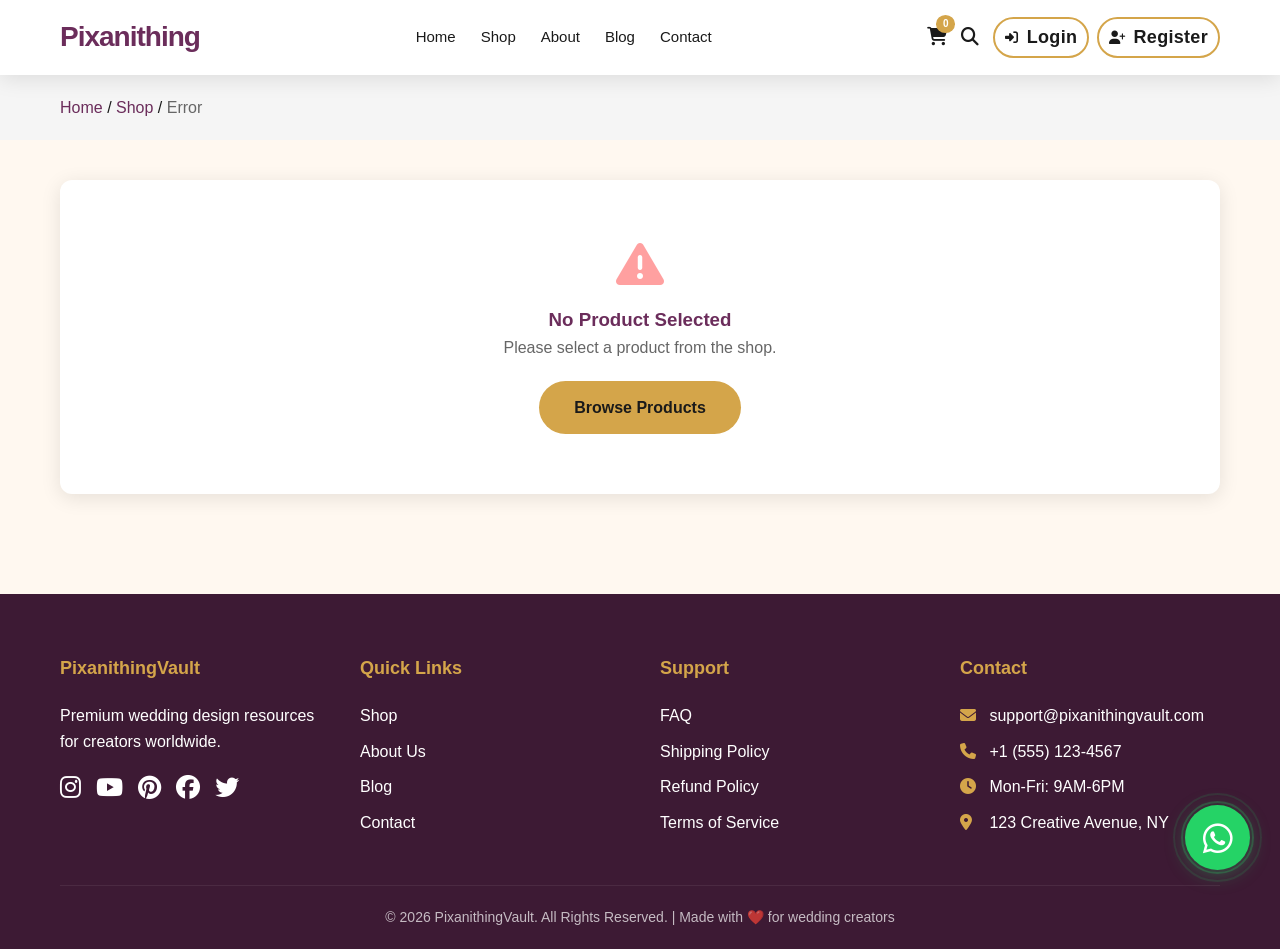
<file: product-detail.html>
<!DOCTYPE html>
<html lang="en">
<head>
    <meta charset="UTF-8" />
    <meta name="viewport" content="width=device-width, initial-scale=1.0" />
    <title>Product Detail – Pixanithing</title>
    <meta name="description" content="View details of our premium wedding design templates and products." />

    <!-- Google Identity Services -->
    <script src="https://accounts.google.com/gsi/client" async defer></script>

    <!-- Font Awesome -->
    <link rel="stylesheet" href="https://cdnjs.cloudflare.com/ajax/libs/font-awesome/6.4.0/css/all.min.css" />

    <!-- External Stylesheet -->
    <link rel="stylesheet" href="css/style.css" />

    <!-- Product Detail Page Specific Styles -->
    <style>
        .product-detail-main {
            padding: 40px 0 60px;
            background: var(--cream);
        }

        .loading-state {
            text-align: center;
            padding: 60px 20px;
        }
        .loading-state i {
            font-size: 48px;
            color: var(--gold);
            margin-bottom: 15px;
        }
        .loading-state p {
            color: var(--gray);
        }

        @media (max-width: 992px) {
            .product-detail-grid {
                grid-template-columns: 1fr;
                padding: 25px;
                gap: 30px;
            }
            .product-gallery .main-image {
                height: 320px;
            }
        }

        @media (max-width: 768px) {
            .product-detail-grid {
                padding: 18px;
                gap: 20px;
            }
            .product-gallery .main-image {
                height: 250px;
            }
            .product-gallery .thumbnail-grid {
                grid-template-columns: repeat(4, 1fr);
                gap: 8px;
            }
            .product-info-detail h1 {
                font-size: 24px;
            }
            .product-info-detail .price-row .current-price {
                font-size: 26px;
            }
            .qty-cart-row {
                flex-direction: column;
                align-items: stretch;
            }
            .qty-cart-row .qty-selector {
                align-self: flex-start;
            }
            .qty-cart-row .btn-cart,
            .qty-cart-row .btn-buy {
                width: 100%;
            }
            .related-products .related-grid {
                grid-template-columns: repeat(2, 1fr);
            }
        }

        @media (max-width: 480px) {
            .product-detail-grid {
                padding: 12px;
                border-radius: var(--border-radius-sm);
            }
            .product-gallery .main-image {
                height: 200px;
            }
            .product-gallery .thumbnail-grid {
                grid-template-columns: repeat(4, 1fr);
                gap: 6px;
            }
            .product-info-detail h1 {
                font-size: 20px;
            }
            .product-info-detail .price-row .current-price {
                font-size: 22px;
            }
            .product-info-detail .price-row .old-price {
                font-size: 16px;
            }
            .related-products .related-grid {
                grid-template-columns: 1fr;
            }
        }
    </style>
</head>

<body>

    <!-- ============================================
    HEADER
    ============================================ -->
    <header>
        <div class="container nav-container">
            <a href="index.html" class="logo" title="Go to Homepage">
                Pixanithing</span>
            </a>

            <nav id="mainNav">
                <a href="index.html">Home</a>
                <a href="shop.html">Shop</a>
                <a href="about.html">About</a>
                <a href="blog.html">Blog</a>
                <a href="contact.html">Contact</a>
            </nav>

            <div class="nav-icons">
                <a href="cart.html" title="Shopping Cart">
                    <i class="fas fa-shopping-cart"></i>
                    <span class="cart-badge">0</span>
                </a>
                <a href="javascript:void(0)" onclick="toggleSearch()" title="Search">
                    <i class="fas fa-search"></i>
                </a>

                <div id="authLinks">
                    <a href="javascript:void(0)" onclick="openLoginModal()" class="nav-login-link" title="Login">
                        <i class="fas fa-sign-in-alt"></i> Login
                    </a>
                    <a href="javascript:void(0)" onclick="openRegisterModal()" class="nav-register-link" title="Register">
                        <i class="fas fa-user-plus"></i> Register
                    </a>
                </div>

                <div id="userLinks" style="display: none;">
                    <a href="account.html" class="nav-login-link" title="My Account" style="border-color: var(--gold);">
                        <i class="fas fa-user"></i> My Account
                    </a>
                    <a href="javascript:void(0)" onclick="logoutUser()" class="nav-register-link" title="Logout" style="background: transparent; border-color: #ff4444; color: #ff4444;">
                        <i class="fas fa-sign-out-alt"></i> Logout
                    </a>
                </div>

                <div class="hamburger" onclick="toggleNav()">
                    <i class="fas fa-bars"></i>
                </div>
            </div>

            <!-- Search Bar -->
            <div id="searchBar" style="display: none; width: 100%; padding: 15px 0; border-top: 2px solid var(--gold); margin-top: 10px;">
                <div style="display: flex; gap: 10px; max-width: 600px; margin: 0 auto; align-items: center; flex-wrap: wrap; justify-content: center;">
                    <input type="text" id="searchInput" placeholder="Search wedding templates, plugins, fonts..."
                           style="flex: 1; min-width: 200px; padding: 14px 25px; border: 2px solid var(--gold); border-radius: 50px; font-size: 16px; outline: none;">
                    <button onclick="performSearch()"
                            style="padding: 14px 30px; background: var(--gold); border: none; border-radius: 50px; color: var(--dark); font-weight: 600; cursor: pointer; transition: all 0.3s ease;">
                        <i class="fas fa-search"></i> Search
                    </button>
                    <button onclick="closeSearch()"
                            style="padding: 14px 20px; background: #ff4444; border: none; border-radius: 50px; color: white; cursor: pointer; transition: all 0.3s ease;">
                        <i class="fas fa-times"></i>
                    </button>
                </div>
                <div id="searchResults" style="max-width: 600px; margin: 15px auto 0;"></div>
            </div>
        </div>
    </header>

    <!-- ============================================
    BREADCRUMB
    ============================================ -->
    <div class="breadcrumb">
        <div class="container">
            <a href="index.html">Home</a> /
            <a href="shop.html">Shop</a> /
            <span id="breadcrumbProduct">Loading...</span>
        </div>
    </div>

    <!-- ============================================
    PRODUCT DETAIL MAIN
    ============================================ -->
    <section class="product-detail-main">
        <div class="container">

            <div id="productDetailContainer">
                <!-- Loading State -->
                <div class="loading-state">
                    <i class="fas fa-spinner fa-spin"></i>
                    <p>Loading product details...</p>
                </div>
            </div>

        </div>
    </section>

    <!-- ============================================
    RELATED PRODUCTS
    ============================================ -->
    <section class="related-products" id="relatedProductsSection" style="display:none;">
        <div class="container">
            <h2 class="section-title">You May Also <span>Like</span></h2>
            <div class="related-grid" id="relatedProductsGrid">
                <!-- Related products will be loaded dynamically -->
            </div>
        </div>
    </section>

    <!-- ============================================
    FOOTER
    ============================================ -->
    <footer>
        <div class="container">
            <div class="footer-grid">
                <div>
                    <h4>PixanithingVault</h4>
                    <p style="margin-bottom:15px;">Premium wedding design resources for creators worldwide.</p>
                    <div class="social-icons">
                        <a href="#"><i class="fab fa-instagram"></i></a>
                        <a href="#"><i class="fab fa-youtube"></i></a>
                        <a href="#"><i class="fab fa-pinterest"></i></a>
                        <a href="#"><i class="fab fa-facebook"></i></a>
                        <a href="#"><i class="fab fa-twitter"></i></a>
                    </div>
                </div>
                <div>
                    <h4>Quick Links</h4>
                    <ul>
                        <li><a href="shop.html">Shop</a></li>
                        <li><a href="about.html">About Us</a></li>
                        <li><a href="blog.html">Blog</a></li>
                        <li><a href="contact.html">Contact</a></li>
                    </ul>
                </div>
                <div>
                    <h4>Support</h4>
                    <ul>
                        <li><a href="faq.html">FAQ</a></li>
                        <li><a href="shipping-policy.html">Shipping Policy</a></li>
                        <li><a href="refund-policy.html">Refund Policy</a></li>
                        <li><a href="terms.html">Terms of Service</a></li>
                    </ul>
                </div>
                <div>
                    <h4>Contact</h4>
                    <ul>
                        <li><i class="fas fa-envelope" style="color:var(--gold); width:25px;"></i> support@pixanithingvault.com</li>
                        <li><i class="fas fa-phone" style="color:var(--gold); width:25px;"></i> +1 (555) 123-4567</li>
                        <li><i class="fas fa-clock" style="color:var(--gold); width:25px;"></i> Mon-Fri: 9AM-6PM</li>
                        <li><i class="fas fa-map-marker-alt" style="color:var(--gold); width:25px;"></i> 123 Creative Avenue, NY</li>
                    </ul>
                </div>
            </div>
            <div class="footer-bottom">
                <p>&copy; 2026 PixanithingVault. All Rights Reserved. | Made with ❤️ for wedding creators</p>
            </div>
        </div>
    </footer>
 <!-- ============================================
    WHATSAPP FLOATING BUTTON (Add here)
    ============================================ -->
    <a href="https://wa.me/919999999999?text=Hi%20PixanithingVault%2C%20I%20need%20help%20with%20wedding%20templates!"
       class="whatsapp-float"
       target="_blank"
       rel="noopener noreferrer"
       aria-label="Chat on WhatsApp">
        <i class="fab fa-whatsapp"></i>
        <span class="whatsapp-tooltip">💬 Chat with us!</span>
    </a>
    <!-- ============================================
    JAVASCRIPT
    ============================================ -->
    <script src="js/script.js"></script>

    <!-- Product Detail Specific JavaScript -->
    <script>
        // ============================================
        // GLOBAL VARIABLES
        // ============================================

        let currentProduct = null;
        let currentQty = 1;
        const defaultImage = 'https://via.placeholder.com/600x420/lightgray/666?text=No+Image';

        // ============================================
        // GET PRODUCT ID FROM URL
        // ============================================

        function getProductIdFromURL() {
            const params = new URLSearchParams(window.location.search);
            return params.get('id');
        }

        // ============================================
        // FETCH PRODUCT DETAILS FROM BACKEND
        // ============================================

        async function fetchProductDetails(productId) {
            const container = document.getElementById('productDetailContainer');

            try {
                const response = await fetch(`${API_BASE_URL}/products/${productId}`);
                if (!response.ok) {
                    throw new Error('Product not found');
                }
                const product = await response.json();
                currentProduct = product;
                renderProduct(product);
                // Fetch related products
                fetchRelatedProducts(product.category);
            } catch (error) {
                console.error('Error fetching product:', error);
                container.innerHTML = `
                    <div style="text-align:center;padding:60px 20px;background:var(--white);border-radius:var(--border-radius);box-shadow:var(--shadow);">
                        <i class="fas fa-exclamation-triangle" style="font-size:48px;color:#ff4444;opacity:0.5;"></i>
                        <h3 style="color:var(--primary);margin-top:15px;">Product Not Found</h3>
                        <p style="color:var(--gray);">The product you're looking for doesn't exist.</p>
                        <a href="shop.html" class="btn btn-primary" style="margin-top:20px;">Back to Shop</a>
                    </div>
                `;
            }
        }

        // ============================================
        // RENDER PRODUCT
        // ============================================

        function renderProduct(product) {
            const container = document.getElementById('productDetailContainer');

            // Update breadcrumb
            document.getElementById('breadcrumbProduct').textContent = product.name;

            const stars = '★'.repeat(Math.round(product.rating || 0)) + '☆'.repeat(5 - Math.round(product.rating || 0));
            const oldPriceHTML = product.oldPrice && product.oldPrice > product.price ?
                `
                <span class="old-price">$${product.oldPrice.toFixed(2)}</span>
                <span class="save-badge">Save $${(product.oldPrice - product.price).toFixed(2)}</span>
            ` : '';

            const badges = [];
            if (product.badge) {
                badges.push(`<span class="badge-item ${product.badge === 'Best Seller' ? 'bestseller' : product.badge.toLowerCase()}">${product.badge}</span>`);
            }
            if (product.inStock !== false) {
                badges.push('<span class="badge-item stock">✓ In Stock</span>');
            } else {
                badges.push('<span class="badge-item" style="background:#f8d7da;color:#721c24;">Out of Stock</span>');
            }

            const featuresHTML = product.features && product.features.length > 0 ?
                product.features.map(f => `<li><i class="fas fa-check-circle"></i> ${f}</li>`).join('') :
                '<li><i class="fas fa-check-circle"></i> No features listed.</li>';

            // Generate thumbnails
            const images = product.images || [product.image || defaultImage];
            const thumbnails = images.slice(0, 4);
            const thumbnailsHTML = thumbnails.map((img, idx) =>
                `<div class="thumb ${idx === 0 ? 'active' : ''}" onclick="changeImage(this, '${img}')">
                    <img src="${img}" alt="Thumbnail ${idx+1}" />
                </div>`
            ).join('');

            container.innerHTML = `
                <div class="product-detail-grid">

                    <!-- ===== GALLERY ===== -->
                    <div class="product-gallery">
                        <div class="main-image" id="mainImage">
                            <img id="mainImageSrc" src="${images[0] || defaultImage}" alt="${product.name}" />
                            <div class="play-overlay">
                                <i class="fas fa-play-circle"></i>
                            </div>
                        </div>
                        <div class="thumbnail-grid" id="thumbnailGrid">
                            ${thumbnailsHTML}
                        </div>
                    </div>

                    <!-- ===== PRODUCT INFO ===== -->
                    <div class="product-info-detail">

                        <!-- Badges -->
                        <div class="product-badge-row">
                            ${badges.join('')}
                        </div>

                        <!-- Title -->
                        <h1>${product.name}</h1>

                        <!-- Rating -->
                        <div class="rating-row">
                            <span class="stars">${stars}</span>
                            <span class="review-count">${product.reviews || 0} Reviews</span>
                            <span style="color: var(--gray); font-size: 14px;">|</span>
                            <span style="color: var(--gray); font-size: 14px;">${Math.floor(Math.random() * 500) + 100}+ Downloads</span>
                        </div>

                        <!-- Price -->
                        <div class="price-row">
                            <span class="current-price">$${product.price.toFixed(2)}</span>
                            ${oldPriceHTML}
                        </div>

                        <!-- Description -->
                        <p class="description">${product.description || 'No description available.'}</p>

                        <!-- Features -->
                        <ul class="features-list">
                            ${featuresHTML}
                        </ul>

                        <!-- Quantity & Buttons -->
                        <div class="qty-cart-row">
                            <div class="qty-selector">
                                <button onclick="updateQty(-1)">−</button>
                                <input type="text" id="qtyInput" value="1" readonly />
                                <button onclick="updateQty(1)">+</button>
                            </div>
                            <button class="btn-cart" onclick="addToCartHandler()">
                                <i class="fas fa-shopping-cart"></i> Add to Cart
                            </button>
                            <button class="btn-buy" onclick="buyNow()">
                                <i class="fas fa-bolt"></i> Buy Now
                            </button>
                        </div>

                        <!-- Product Meta -->
                        <div class="product-meta">
                            <span><strong>SKU:</strong> ${product.sku || 'PV-' + product._id.slice(-6).toUpperCase()}</span>
                            <span><strong>Category:</strong> <a href="shop.html?category=${product.category}">${product.category ? product.category.charAt(0).toUpperCase() + product.category.slice(1) : 'Uncategorized'}</a></span>
                            <span><strong>Tags:</strong> ${(product.tags || []).length ? product.tags.join(', ') : 'No tags'}</span>
                            <div class="share-links">
                                <span style="font-weight: 600; color: var(--dark);">Share:</span>
                                <a href="#" aria-label="Share on Facebook"><i class="fab fa-facebook-f"></i></a>
                                <a href="#" aria-label="Share on Twitter"><i class="fab fa-twitter"></i></a>
                                <a href="#" aria-label="Share on Pinterest"><i class="fab fa-pinterest-p"></i></a>
                                <a href="#" aria-label="Share on WhatsApp"><i class="fab fa-whatsapp"></i></a>
                            </div>
                        </div>

                    </div>

                </div>
            `;

            // Update cart badge
            if (typeof fetchCartAndUpdateBadge === 'function') {
                fetchCartAndUpdateBadge();
            }
        }

        // ============================================
        // GALLERY FUNCTIONS
        // ============================================

        function changeImage(element, imageUrl) {
            document.querySelectorAll('.thumbnail-grid .thumb').forEach(thumb => thumb.classList.remove('active'));
            element.classList.add('active');
            document.getElementById('mainImageSrc').src = imageUrl;
        }

        // ============================================
        // QUANTITY CONTROLS
        // ============================================

        function updateQty(change) {
            currentQty += change;
            if (currentQty < 1) currentQty = 1;
            if (currentQty > 99) currentQty = 99;
            document.getElementById('qtyInput').value = currentQty;
        }

        // ============================================
        // ADD TO CART (Backend API)
        // ============================================

        async function addToCartHandler() {
            if (!currentProduct) {
                alert('Product not loaded.');
                return;
            }

            const token = localStorage.getItem('token');
            if (!token) {
                alert('Please login to add items to your cart.');
                openLoginModal();
                return;
            }

            try {
                const response = await fetch(`${API_BASE_URL}/cart`, {
                    method: 'POST',
                    headers: {
                        'Content-Type': 'application/json',
                        'Authorization': `Bearer ${token}`
                    },
                    body: JSON.stringify({
                        productId: currentProduct._id,
                        quantity: currentQty
                    })
                });
                const data = await response.json();
                if (response.ok) {
                    showNotification('✅ Added to Cart!', currentProduct.name + ' x' + currentQty);
                    if (typeof fetchCartAndUpdateBadge === 'function') {
                        fetchCartAndUpdateBadge();
                    }
                } else {
                    alert(data.error || 'Failed to add to cart.');
                }
            } catch (error) {
                alert('Network error. Please make sure the backend is running.');
            }
        }

        // ============================================
        // BUY NOW
        // ============================================

        function buyNow() {
            addToCartHandler().then(() => {
                setTimeout(() => {
                    window.location.href = 'cart.html';
                }, 500);
            });
        }

        // ============================================
        // FETCH RELATED PRODUCTS
        // ============================================

        async function fetchRelatedProducts(category) {
            try {
                const response = await fetch(`${API_BASE_URL}/products?category=${category}&sort=popular&limit=4`);
                if (response.ok) {
                    const products = await response.json();
                    // Remove current product from related list
                    const filtered = products.filter(p => p._id !== currentProduct._id).slice(0, 4);
                    if (filtered.length > 0) {
                        renderRelatedProducts(filtered);
                        document.getElementById('relatedProductsSection').style.display = 'block';
                    }
                }
            } catch (error) {
                console.error('Error fetching related products:', error);
            }
        }

        function renderRelatedProducts(products) {
            const grid = document.getElementById('relatedProductsGrid');
            let html = '';
            products.forEach(product => {
                const stars = '⭐'.repeat(Math.round(product.rating || 0)) + '☆'.repeat(5 - Math.round(product.rating ||
                0));
                html += `
                    <div class="related-card">
                        <div class="rel-image">
                            <img src="${product.image || 'https://via.placeholder.com/300x180/lightgray/666?text=No+Image'}" alt="${product.name}" loading="lazy" />
                        </div>
                        <div class="rel-info">
                            <h4>${product.name}</h4>
                            <div class="rel-rating">${stars} (${product.reviews || 0})</div>
                            <div class="rel-price">$${product.price.toFixed(2)}</div>
                            <a href="product-detail.html?id=${product._id}" class="rel-btn">View Details</a>
                        </div>
                    </div>
                `;
            });
            grid.innerHTML = html;
        }

        // ============================================
        // INITIALIZE
        // ============================================

        document.addEventListener('DOMContentLoaded', function() {
            const productId = getProductIdFromURL();
            if (productId) {
                fetchProductDetails(productId);
            } else {
                document.getElementById('productDetailContainer').innerHTML = `
                    <div style="text-align:center;padding:60px 20px;background:var(--white);border-radius:var(--border-radius);box-shadow:var(--shadow);">
                        <i class="fas fa-exclamation-triangle" style="font-size:48px;color:#ff4444;opacity:0.5;"></i>
                        <h3 style="color:var(--primary);margin-top:15px;">No Product Selected</h3>
                        <p style="color:var(--gray);">Please select a product from the shop.</p>
                        <a href="shop.html" class="btn btn-primary" style="margin-top:20px;">Browse Products</a>
                    </div>
                `;
                document.getElementById('breadcrumbProduct').textContent = 'Error';
            }

            // Update header and cart badge
            if (typeof updateHeader === 'function') updateHeader();
            if (typeof fetchCartAndUpdateBadge === 'function') fetchCartAndUpdateBadge();

            console.log('📄 Product Detail page loaded');
        });
    </script>

</body>
</html>
</file>
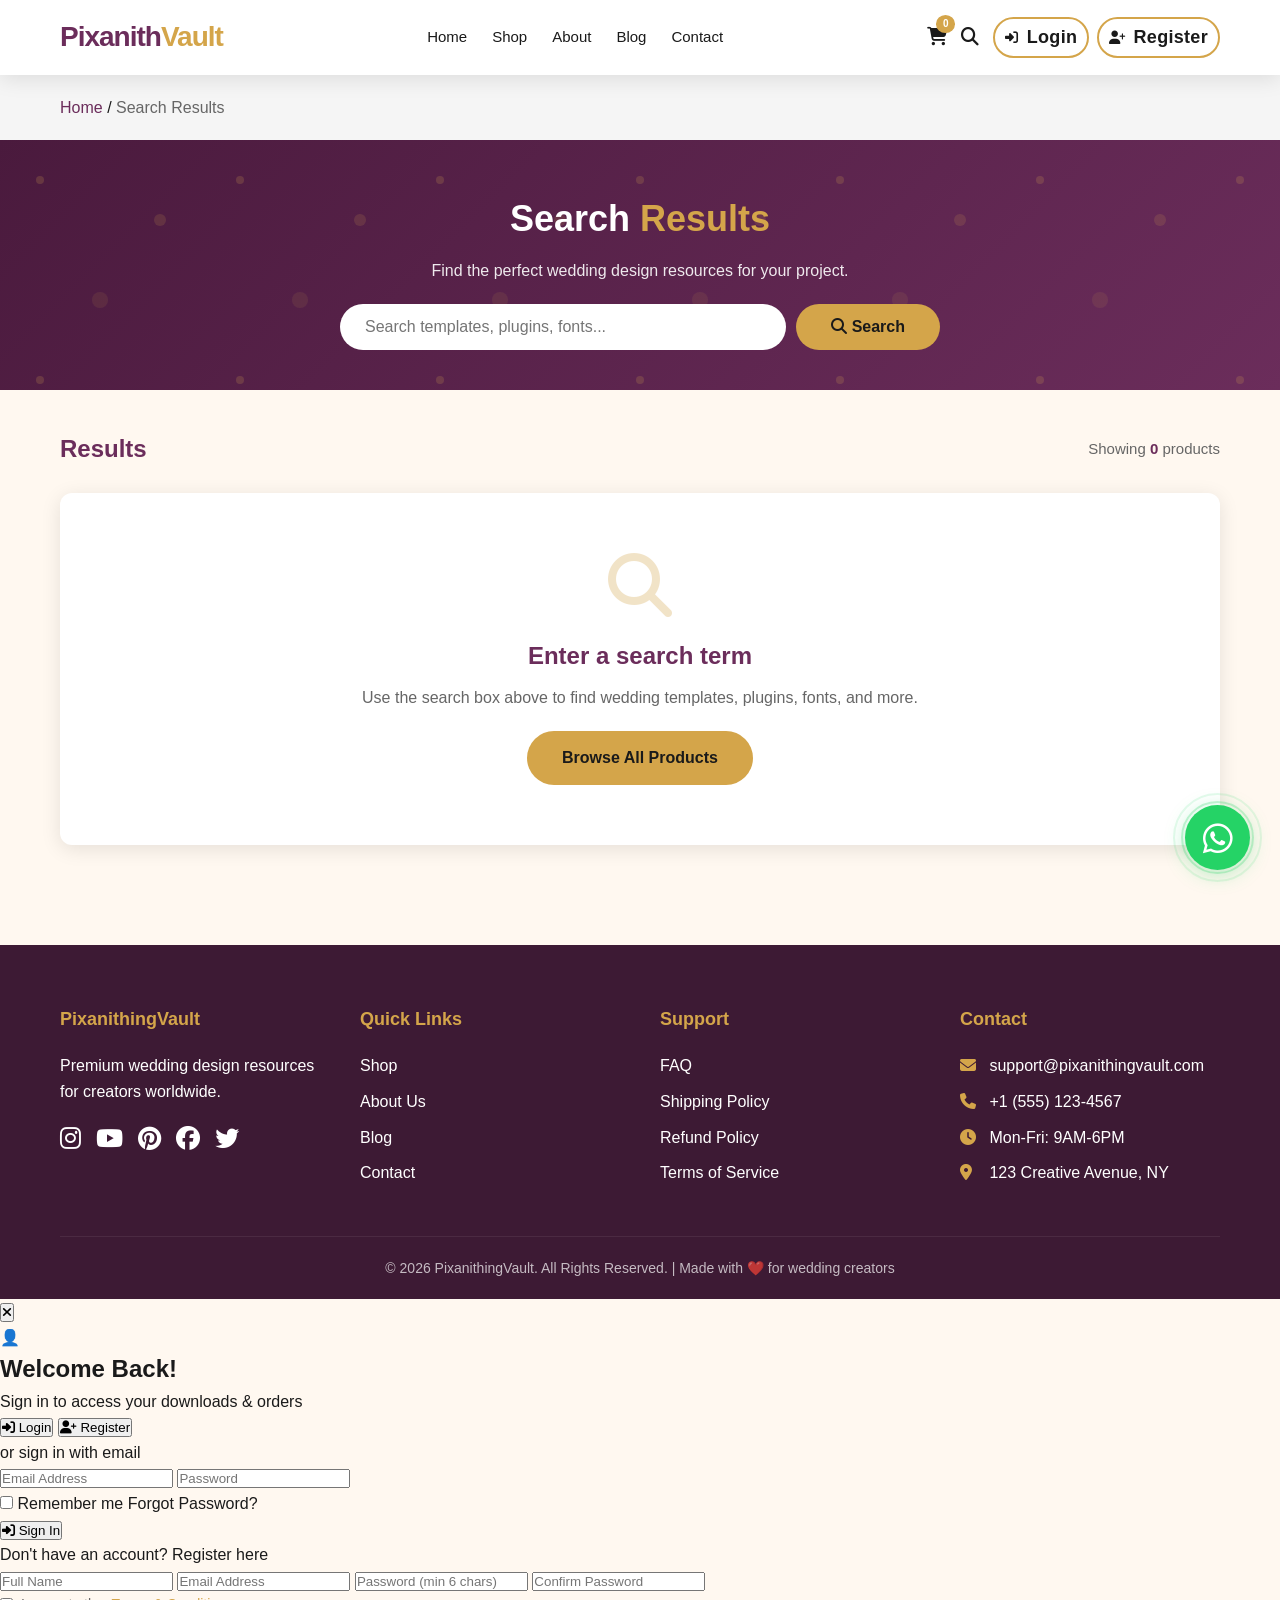
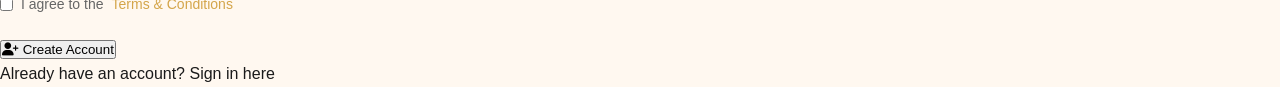
<file: search.html>
<!DOCTYPE html>
<html lang="en">
<head>
    <meta charset="UTF-8" />
    <meta name="viewport" content="width=device-width, initial-scale=1.0" />
    <title>Search Results – PixanithingVault</title>
    <meta name="description" content="Search results for wedding templates, plugins, and graphics." />

    <!-- Google Identity Services -->
    <script src="https://accounts.google.com/gsi/client" async defer></script>

    <!-- Font Awesome -->
    <link rel="stylesheet" href="https://cdnjs.cloudflare.com/ajax/libs/font-awesome/6.4.0/css/all.min.css" />

    <!-- External Stylesheet -->
    <link rel="stylesheet" href="css/style.css" />

    <!-- Search Page Specific Styles -->
    <style>
        .search-hero {
            background: linear-gradient(135deg, var(--primary-dark), var(--primary));
            color: var(--white);
            padding: 50px 0 40px;
            text-align: center;
            position: relative;
            overflow: hidden;
        }
        .search-hero::before {
            content: '';
            position: absolute;
            top: 0;
            left: 0;
            right: 0;
            bottom: 0;
            background: url('data:image/svg+xml,<svg xmlns="http://www.w3.org/2000/svg" viewBox="0 0 100 100"><circle cx="20" cy="20" r="2" fill="%23D4A54A" opacity="0.2"/><circle cx="80" cy="40" r="3" fill="%23D4A54A" opacity="0.15"/><circle cx="50" cy="80" r="4" fill="%23D4A54A" opacity="0.1"/></svg>');
            background-size: 200px;
        }
        .search-hero-content {
            position: relative;
            z-index: 1;
            max-width: 700px;
            margin: 0 auto;
        }
        .search-hero h1 {
            font-size: 36px;
            margin-bottom: 10px;
        }
        .search-hero h1 span {
            color: var(--gold);
        }
        .search-hero p {
            font-size: 16px;
            opacity: 0.9;
            margin-bottom: 20px;
        }
        .search-box-large {
            display: flex;
            gap: 10px;
            max-width: 600px;
            margin: 0 auto;
        }
        .search-box-large input {
            flex: 1;
            padding: 14px 25px;
            border: none;
            border-radius: 50px;
            font-size: 16px;
            outline: none;
        }
        .search-box-large button {
            padding: 14px 35px;
            background: var(--gold);
            border: none;
            border-radius: 50px;
            font-weight: 600;
            font-size: 16px;
            color: var(--dark);
            cursor: pointer;
            transition: var(--transition);
        }
        .search-box-large button:hover {
            background: var(--gold-light);
            transform: translateY(-2px);
        }

        .search-results-main {
            padding: 40px 0 60px;
            background: var(--cream);
            min-height: 50vh;
        }
        .search-results-header {
            display: flex;
            justify-content: space-between;
            align-items: center;
            margin-bottom: 25px;
            flex-wrap: wrap;
            gap: 15px;
        }
        .search-results-header h2 {
            color: var(--primary);
            font-size: 24px;
        }
        .search-results-header .result-count {
            color: var(--gray);
            font-size: 15px;
        }
        .search-results-header .result-count strong {
            color: var(--primary);
        }

        .no-results {
            text-align: center;
            padding: 60px 20px;
            background: var(--white);
            border-radius: var(--border-radius);
            box-shadow: var(--shadow);
        }
        .no-results i {
            font-size: 64px;
            color: var(--gold);
            opacity: 0.4;
            margin-bottom: 20px;
        }
        .no-results h3 {
            color: var(--primary);
            font-size: 24px;
            margin-bottom: 10px;
        }
        .no-results p {
            color: var(--gray);
            margin-bottom: 20px;
        }

        .search-product-grid {
            display: grid;
            grid-template-columns: repeat(auto-fill, minmax(260px, 1fr));
            gap: 30px;
        }
        .search-product-card {
            background: var(--white);
            border-radius: var(--border-radius);
            overflow: hidden;
            box-shadow: var(--shadow);
            transition: var(--transition);
        }
        .search-product-card:hover {
            transform: translateY(-5px);
            box-shadow: var(--shadow-hover);
        }
        .search-product-card .card-image {
            height: 200px;
            background: var(--light-gray);
            overflow: hidden;
        }
        .search-product-card .card-image img {
            width: 100%;
            height: 100%;
            object-fit: cover;
            transition: var(--transition);
        }
        .search-product-card:hover .card-image img {
            transform: scale(1.05);
        }
        .search-product-card .card-info {
            padding: 18px;
        }
        .search-product-card .card-info h4 {
            font-size: 16px;
            color: var(--primary);
            margin-bottom: 5px;
        }
        .search-product-card .card-info .card-category {
            font-size: 13px;
            color: var(--gray);
            margin-bottom: 5px;
        }
        .search-product-card .card-info .card-price {
            font-weight: 700;
            color: var(--gold);
            font-size: 18px;
        }
        .search-product-card .card-info .card-rating {
            font-size: 13px;
            color: var(--gray);
            margin-bottom: 8px;
        }
        .search-product-card .card-info .view-btn {
            display: inline-block;
            padding: 6px 18px;
            background: var(--primary);
            color: var(--white);
            border-radius: 20px;
            font-size: 13px;
            font-weight: 600;
            transition: var(--transition);
        }
        .search-product-card .card-info .view-btn:hover {
            background: var(--primary-light);
        }

        @media (max-width: 768px) {
            .search-hero h1 {
                font-size: 28px;
            }
            .search-box-large {
                flex-wrap: wrap;
                justify-content: center;
            }
            .search-box-large input {
                width: 100%;
            }
            .search-box-large button {
                width: 100%;
            }
            .search-product-grid {
                grid-template-columns: 1fr 1fr;
            }
        }
        @media (max-width: 480px) {
            .search-product-grid {
                grid-template-columns: 1fr;
            }
        }
    </style>
</head>

<body>

    <!-- ============================================
    HEADER
    ============================================ -->
    <header>
        <div class="container nav-container">
            <a href="index.html" class="logo" title="Go to Homepage">
                Pixanith<span>Vault</span>
            </a>

            <nav id="mainNav">
                <a href="index.html">Home</a>
                <a href="shop.html">Shop</a>
                <a href="about.html">About</a>
                <a href="blog.html">Blog</a>
                <a href="contact.html">Contact</a>
            </nav>

            <div class="nav-icons">
                <a href="cart.html" title="Shopping Cart">
                    <i class="fas fa-shopping-cart"></i>
                    <span class="cart-badge">0</span>
                </a>
                <a href="javascript:void(0)" onclick="toggleSearch()" title="Search">
                    <i class="fas fa-search"></i>
                </a>

                <div id="authLinks">
                    <a href="javascript:void(0)" onclick="openLoginModal()" class="nav-login-link" title="Login">
                        <i class="fas fa-sign-in-alt"></i> Login
                    </a>
                    <a href="javascript:void(0)" onclick="openRegisterModal()" class="nav-register-link" title="Register">
                        <i class="fas fa-user-plus"></i> Register
                    </a>
                </div>

                <div id="userLinks" style="display: none;">
                    <span class="user-greeting" id="headerUserName">
                        <i class="fas fa-user-circle"></i> User
                    </span>
                    <a href="account.html" class="nav-login-link" title="My Account" style="background: var(--gold); border-color: var(--gold);">
                        <i class="fas fa-user"></i> My Account
                    </a>
                    <a href="javascript:void(0)" onclick="logoutUser()" class="nav-register-link" title="Logout" style="background: transparent; border-color: #ff4444; color: #ff4444;">
                        <i class="fas fa-sign-out-alt"></i> Logout
                    </a>
                </div>

                <div class="hamburger" onclick="toggleNav()">
                    <i class="fas fa-bars"></i>
                </div>
            </div>

            <!-- Search Bar -->
            <div id="searchBar" style="display: none; width: 100%; padding: 15px 0; border-top: 2px solid var(--gold); margin-top: 10px;">
                <div style="display: flex; gap: 10px; max-width: 600px; margin: 0 auto; align-items: center; flex-wrap: wrap; justify-content: center;">
                    <input type="text" id="searchInput" placeholder="Search wedding templates, plugins, fonts..."
                           style="flex: 1; min-width: 200px; padding: 14px 25px; border: 2px solid var(--gold); border-radius: 50px; font-size: 16px; outline: none;">
                    <button onclick="performSearch()"
                            style="padding: 14px 30px; background: var(--gold); border: none; border-radius: 50px; color: var(--dark); font-weight: 600; cursor: pointer; transition: all 0.3s ease;">
                        <i class="fas fa-search"></i> Search
                    </button>
                    <button onclick="closeSearch()"
                            style="padding: 14px 20px; background: #ff4444; border: none; border-radius: 50px; color: white; cursor: pointer; transition: all 0.3s ease;">
                        <i class="fas fa-times"></i>
                    </button>
                </div>
                <div id="searchResults" style="max-width: 600px; margin: 15px auto 0;"></div>
            </div>
        </div>
    </header>

    <!-- ============================================
    BREADCRUMB
    ============================================ -->
    <div class="breadcrumb">
        <div class="container">
            <a href="index.html">Home</a> / <span>Search Results</span>
        </div>
    </div>

    <!-- ============================================
    SEARCH HERO
    ============================================ -->
    <section class="search-hero">
        <div class="container search-hero-content">
            <h1>Search <span>Results</span></h1>
            <p>Find the perfect wedding design resources for your project.</p>
            <form class="search-box-large" onsubmit="performSearchFromPage(event)">
                <input type="text" id="searchQueryInput" placeholder="Search templates, plugins, fonts..." />
                <button type="submit"><i class="fas fa-search"></i> Search</button>
            </form>
        </div>
    </section>

    <!-- ============================================
    SEARCH RESULTS MAIN
    ============================================ -->
    <section class="search-results-main">
        <div class="container">

            <div class="search-results-header">
                <h2>Results</h2>
                <span class="result-count">Showing <strong id="resultCount">0</strong> products</span>
            </div>

            <div id="resultsContainer">
                <div class="search-product-grid" id="resultsGrid">
                    <!-- Results will be injected here -->
                </div>
            </div>

        </div>
    </section>

    <!-- ============================================
    FOOTER
    ============================================ -->
    <footer>
        <div class="container">
            <div class="footer-grid">
                <div>
                    <h4>PixanithingVault</h4>
                    <p style="margin-bottom:15px;">Premium wedding design resources for creators worldwide.</p>
                    <div class="social-icons">
                        <a href="#"><i class="fab fa-instagram"></i></a>
                        <a href="#"><i class="fab fa-youtube"></i></a>
                        <a href="#"><i class="fab fa-pinterest"></i></a>
                        <a href="#"><i class="fab fa-facebook"></i></a>
                        <a href="#"><i class="fab fa-twitter"></i></a>
                    </div>
                </div>
                <div>
                    <h4>Quick Links</h4>
                    <ul>
                        <li><a href="shop.html">Shop</a></li>
                        <li><a href="about.html">About Us</a></li>
                        <li><a href="blog.html">Blog</a></li>
                        <li><a href="contact.html">Contact</a></li>
                    </ul>
                </div>
                <div>
                    <h4>Support</h4>
                    <ul>
                        <li><a href="faq.html">FAQ</a></li>
                        <li><a href="shipping-policy.html">Shipping Policy</a></li>
                        <li><a href="refund-policy.html">Refund Policy</a></li>
                        <li><a href="terms.html">Terms of Service</a></li>
                    </ul>
                </div>
                <div>
                    <h4>Contact</h4>
                    <ul>
                        <li><i class="fas fa-envelope" style="color:var(--gold); width:25px;"></i> support@pixanithingvault.com</li>
                        <li><i class="fas fa-phone" style="color:var(--gold); width:25px;"></i> +1 (555) 123-4567</li>
                        <li><i class="fas fa-clock" style="color:var(--gold); width:25px;"></i> Mon-Fri: 9AM-6PM</li>
                        <li><i class="fas fa-map-marker-alt" style="color:var(--gold); width:25px;"></i> 123 Creative Avenue, NY</li>
                    </ul>
                </div>
            </div>
            <div class="footer-bottom">
                <p>&copy; 2026 PixanithingVault. All Rights Reserved. | Made with ❤️ for wedding creators</p>
            </div>
        </div>
    </footer>
 <!-- ============================================
    WHATSAPP FLOATING BUTTON (Add here)
    ============================================ -->
    <a href="https://wa.me/919999999999?text=Hi%20PixanithingVault%2C%20I%20need%20help%20with%20wedding%20templates!"
       class="whatsapp-float"
       target="_blank"
       rel="noopener noreferrer"
       aria-label="Chat on WhatsApp">
        <i class="fab fa-whatsapp"></i>
        <span class="whatsapp-tooltip">💬 Chat with us!</span>
    </a>
    <!-- ============================================
    LOGIN / REGISTER MODAL
    ============================================ -->
    <div id="userModal">
        <div>
            <button class="close-modal" onclick="closeUserModal()">
                <i class="fas fa-times"></i>
            </button>

            <div class="modal-header">
                <div class="icon">👤</div>
                <h2>Welcome Back!</h2>
                <p>Sign in to access your downloads &amp; orders</p>
            </div>

            <div class="modal-tabs">
                <button id="loginTab" class="active" onclick="switchTab('login')">
                    <i class="fas fa-sign-in-alt"></i> Login
                </button>
                <button id="registerTab" onclick="switchTab('register')">
                    <i class="fas fa-user-plus"></i> Register
                </button>
            </div>

            <!-- Login Form -->
            <div id="loginForm">
                <div class="google-signin-wrapper">
                    <div id="g_id_onload"
                         data-client_id="240069241437-8sgrtkm27a673dnkinit3v3fsb4vu00s.apps.googleusercontent.com"
                         data-callback="handleGoogleSignIn"
                         data-auto_prompt="false">
                    </div>
                    <div class="g_id_signin"
                         data-type="standard"
                         data-shape="pill"
                         data-theme="outline"
                         data-text="sign_in_with"
                         data-size="large"
                         data-logo_alignment="left">
                    </div>
                </div>
                <div class="divider-line">or sign in with email</div>

                <form onsubmit="handleLogin(event)">
                    <input type="email" id="loginEmail" placeholder="Email Address" required>
                    <input type="password" id="loginPassword" placeholder="Password" required>
                    <div class="form-row">
                        <label><input type="checkbox"> Remember me</label>
                        <a href="#">Forgot Password?</a>
                    </div>
                    <button type="submit" class="btn-submit">
                        <i class="fas fa-sign-in-alt"></i> Sign In
                    </button>
                </form>
                <div class="modal-footer">
                    Don't have an account? <a href="#" onclick="switchTab('register')">Register here</a>
                </div>
            </div>

            <!-- Register Form -->
            <div id="registerForm">
                <form onsubmit="handleRegister(event)">
                    <input type="text" id="registerName" placeholder="Full Name" required>
                    <input type="email" id="registerEmail" placeholder="Email Address" required>
                    <input type="password" id="registerPassword" placeholder="Password (min 6 chars)" minlength="6" required>
                    <input type="password" id="registerConfirmPassword" placeholder="Confirm Password" required>
                    <div style="margin-bottom:20px;">
                        <label style="display:flex; align-items:center; gap:8px; color:var(--gray); font-size:14px;">
                            <input type="checkbox" required> I agree to the <a href="terms.html" style="color:var(--gold);">Terms &amp; Conditions</a>
                        </label>
                    </div>
                    <button type="submit" class="btn-submit btn-submit-dark">
                        <i class="fas fa-user-plus"></i> Create Account
                    </button>
                </form>
                <div class="modal-footer">
                    Already have an account? <a href="#" onclick="switchTab('login')">Sign in here</a>
                </div>
            </div>
        </div>
    </div>

    <!-- ============================================
    JAVASCRIPT
    ============================================ -->
    <script src="js/script.js"></script>

    <!-- Search Page Specific JavaScript -->
    <script>
        // ============================================
        // GET SEARCH QUERY FROM URL
        // ============================================

        function getSearchQuery() {
            const params = new URLSearchParams(window.location.search);
            return params.get('q') || '';
        }

        // ============================================
        // PERFORM SEARCH FROM PAGE (Hero Form)
        // ============================================

        function performSearchFromPage(event) {
            event.preventDefault();
            const input = document.getElementById('searchQueryInput');
            const query = input.value.trim();
            if (query === '') {
                alert('⚠️ Please enter a search term.');
                return;
            }
            window.location.href = 'search.html?q=' + encodeURIComponent(query);
        }

        // ============================================
        // FETCH PRODUCTS AND FILTER
        // ============================================

        async function fetchAndFilterProducts(query) {
            const grid = document.getElementById('resultsGrid');
            const countSpan = document.getElementById('resultCount');

            try {
                const response = await fetch(`${API_BASE_URL}/products`);
                if (!response.ok) {
                    throw new Error('Failed to fetch products');
                }
                const allProducts = await response.json();

                const lowerQuery = query.toLowerCase();
                const filtered = allProducts.filter(product => {
                    return (
                        (product.name && product.name.toLowerCase().includes(lowerQuery)) ||
                        (product.category && product.category.toLowerCase().includes(lowerQuery)) ||
                        (product.tags && product.tags.some(tag => tag.toLowerCase().includes(lowerQuery))) ||
                        (product.description && product.description.toLowerCase().includes(lowerQuery))
                    );
                });

                countSpan.textContent = filtered.length;

                if (filtered.length === 0) {
                    grid.innerHTML = `
                        <div style="grid-column: 1 / -1;">
                            <div class="no-results">
                                <i class="fas fa-search"></i>
                                <h3>No products found</h3>
                                <p>We couldn't find any products matching "<strong>${query}</strong>". Try different keywords or browse our shop.</p>
                                <a href="shop.html" class="btn btn-primary">Browse All Products</a>
                            </div>
                        </div>
                    `;
                } else {
                    let html = '';
                    filtered.forEach(product => {
                        const stars = '⭐'.repeat(Math.round(product.rating || 0)) + '☆'.repeat(5 - Math.round(
                            product.rating || 0));
                        html += `
                            <div class="search-product-card">
                                <div class="card-image">
                                    <img src="${product.image || 'https://via.placeholder.com/300x200/lightgray/666?text=No+Image'}" alt="${product.name}" loading="lazy" />
                                </div>
                                <div class="card-info">
                                    <h4>${product.name}</h4>
                                    <div class="card-category">${product.category || 'Uncategorized'}</div>
                                    <div class="card-rating">${stars} (${product.reviews || 0})</div>
                                    <div class="card-price">$${product.price.toFixed(2)}</div>
                                    <a href="product-detail.html?id=${product._id}" class="view-btn">View Details</a>
                                </div>
                            </div>
                        `;
                    });
                    grid.innerHTML = html;
                }
            } catch (error) {
                console.error('Search error:', error);
                grid.innerHTML = `
                    <div style="grid-column: 1 / -1;">
                        <div class="no-results">
                            <i class="fas fa-exclamation-triangle" style="color: #ff4444; opacity: 0.6;"></i>
                            <h3>Error loading results</h3>
                            <p>Unable to connect to the server. Please make sure the backend is running.</p>
                            <a href="shop.html" class="btn btn-primary">Browse All Products</a>
                        </div>
                    </div>
                `;
                countSpan.textContent = '0';
            }
        }

        // ============================================
        // INITIALIZE
        // ============================================

        document.addEventListener('DOMContentLoaded', function() {
            // Update header and cart badge
            if (typeof updateHeader === 'function') updateHeader();
            if (typeof fetchCartAndUpdateBadge === 'function') fetchCartAndUpdateBadge();

            const query = getSearchQuery();
            const searchInput = document.getElementById('searchQueryInput');
            if (searchInput) {
                searchInput.value = query;
            }

            if (query) {
                fetchAndFilterProducts(query);
            } else {
                const grid = document.getElementById('resultsGrid');
                grid.innerHTML = `
                    <div style="grid-column: 1 / -1;">
                        <div class="no-results">
                            <i class="fas fa-search" style="opacity: 0.3;"></i>
                            <h3>Enter a search term</h3>
                            <p>Use the search box above to find wedding templates, plugins, fonts, and more.</p>
                            <a href="shop.html" class="btn btn-primary">Browse All Products</a>
                        </div>
                    </div>
                `;
                document.getElementById('resultCount').textContent = '0';
            }

            console.log('📄 Search page loaded with query:', query);
        });
    </script>

</body>
</html>
</file>
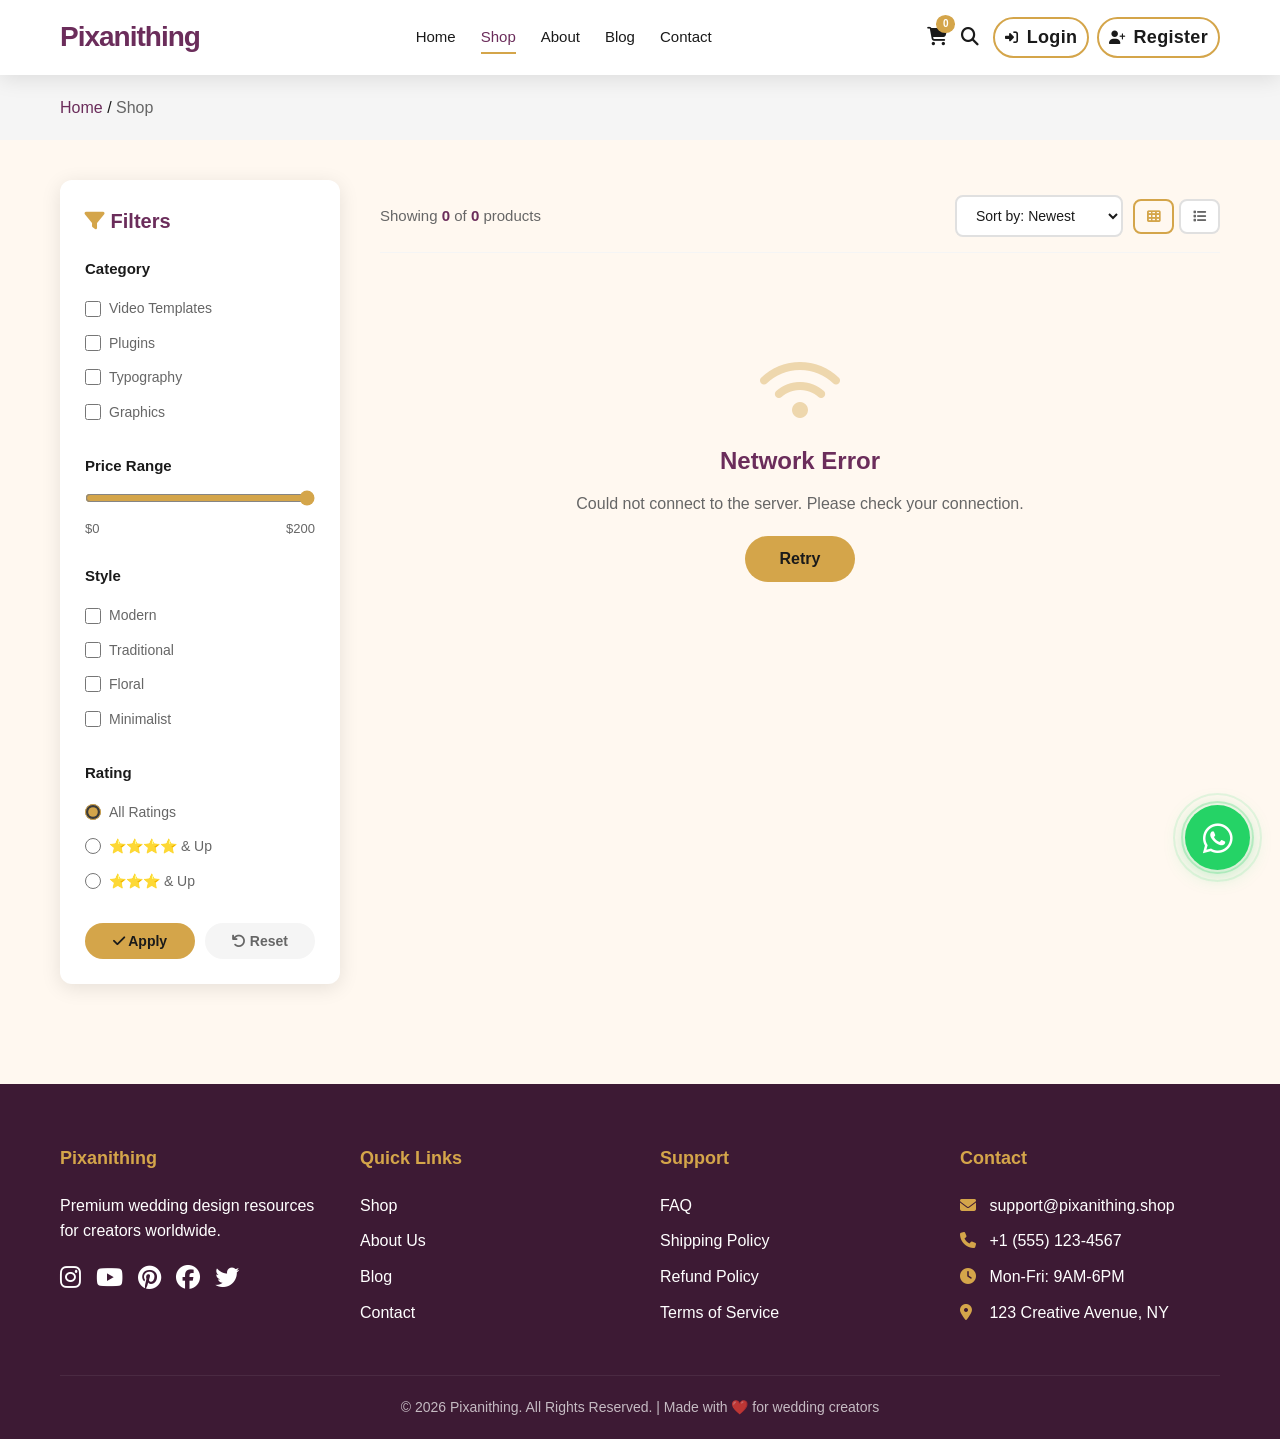
<file: shop.html>
<!DOCTYPE html>
<html lang="en">
<head>
    <meta charset="UTF-8" />
    <meta name="viewport" content="width=device-width, initial-scale=1.0" />
    <title>Shop – Pixanithing</title>
    <meta name="description" content="Browse our collection of premium wedding video templates, plugins, typography & graphics." />

    <!-- Google Identity Services (Google Sign-In) -->
    <script src="https://accounts.google.com/gsi/client" async defer></script>

    <!-- Font Awesome -->
    <link rel="stylesheet" href="https://cdnjs.cloudflare.com/ajax/libs/font-awesome/6.4.0/css/all.min.css" />

    <!-- External Stylesheet -->
    <link rel="stylesheet" href="css/style.css" />

    <!-- Shop Page Specific Styles -->
    <style>
        .filter-sidebar {
            background: var(--white);
            border-radius: var(--border-radius);
            padding: 25px;
            box-shadow: var(--shadow);
            position: sticky;
            top: 100px;
        }
        .filter-sidebar h3 {
            color: var(--primary);
            margin-bottom: 20px;
            font-size: 20px;
        }
        .filter-group {
            margin-bottom: 25px;
        }
        .filter-group h4 {
            color: var(--dark);
            margin-bottom: 10px;
            font-size: 15px;
            font-weight: 600;
        }
        .filter-group label {
            display: flex;
            align-items: center;
            gap: 8px;
            padding: 6px 0;
            color: var(--gray);
            font-size: 14px;
            cursor: pointer;
            transition: var(--transition);
        }
        .filter-group label:hover {
            color: var(--primary);
        }
        .filter-group input[type="checkbox"],
        .filter-group input[type="radio"] {
            accent-color: var(--gold);
            width: 16px;
            height: 16px;
            cursor: pointer;
        }
        .filter-group input[type="range"] {
            width: 100%;
            accent-color: var(--gold);
            cursor: pointer;
        }
        .filter-group .range-labels {
            display: flex;
            justify-content: space-between;
            font-size: 13px;
            color: var(--gray);
            margin-top: 5px;
        }
        .filter-actions {
            display: flex;
            gap: 10px;
            margin-top: 20px;
        }
        .filter-actions .btn {
            flex: 1;
            padding: 10px;
            font-size: 14px;
            text-align: center;
        }
        .filter-actions .btn-clear {
            background: var(--light-gray);
            color: var(--gray);
        }
        .filter-actions .btn-clear:hover {
            background: #e0e0e0;
        }
        .shop-header {
            display: flex;
            justify-content: space-between;
            align-items: center;
            flex-wrap: wrap;
            gap: 15px;
            margin-bottom: 25px;
            padding: 15px 0;
            border-bottom: 1px solid var(--light-gray);
        }
        .shop-header .results-count {
            color: var(--gray);
            font-size: 15px;
        }
        .shop-header .results-count strong {
            color: var(--primary);
        }
        .shop-header .sort-select {
            padding: 10px 15px;
            border: 2px solid #e0e0e0;
            border-radius: var(--border-radius-sm);
            font-size: 14px;
            color: var(--dark);
            background: var(--white);
            cursor: pointer;
            transition: var(--transition);
            outline: none;
        }
        .shop-header .sort-select:focus {
            border-color: var(--gold);
        }
        .shop-header .view-toggle {
            display: flex;
            gap: 5px;
        }
        .shop-header .view-toggle button {
            padding: 8px 12px;
            border: 2px solid #e0e0e0;
            border-radius: var(--border-radius-sm);
            background: var(--white);
            cursor: pointer;
            transition: var(--transition);
            color: var(--gray);
        }
        .shop-header .view-toggle button.active {
            border-color: var(--gold);
            color: var(--gold);
            background: #fff8f0;
        }
        .shop-header .view-toggle button:hover {
            border-color: var(--gold);
        }
        .pagination {
            display: flex;
            justify-content: center;
            gap: 8px;
            margin-top: 40px;
            flex-wrap: wrap;
        }
        .pagination a {
            padding: 10px 16px;
            border: 2px solid #e0e0e0;
            border-radius: var(--border-radius-sm);
            color: var(--gray);
            transition: var(--transition);
            font-size: 14px;
            font-weight: 500;
        }
        .pagination a:hover {
            border-color: var(--gold);
            color: var(--primary);
        }
        .pagination a.active {
            background: var(--gold);
            border-color: var(--gold);
            color: var(--dark);
        }
        .pagination a.disabled {
            opacity: 0.4;
            cursor: not-allowed;
        }
        .pagination a.disabled:hover {
            border-color: #e0e0e0;
            color: var(--gray);
        }
        .filter-toggle {
            display: none;
            width: 100%;
            padding: 12px;
            background: var(--primary);
            color: var(--white);
            border: none;
            border-radius: var(--border-radius-sm);
            font-size: 16px;
            font-weight: 600;
            cursor: pointer;
            margin-bottom: 20px;
        }
        .filter-toggle i {
            margin-right: 8px;
        }
        .close-filter {
            display: none;
        }
        .active-filters {
            display: flex;
            flex-wrap: wrap;
            gap: 8px;
            margin-bottom: 20px;
        }
        .active-filters .tag {
            background: var(--light-gray);
            padding: 5px 12px;
            border-radius: 20px;
            font-size: 13px;
            color: var(--gray);
            display: flex;
            align-items: center;
            gap: 6px;
        }
        .active-filters .tag i {
            cursor: pointer;
            font-size: 12px;
            transition: var(--transition);
        }
        .active-filters .tag i:hover {
            color: #ff4444;
        }
        .no-products {
            text-align: center;
            padding: 60px 20px;
            grid-column: 1 / -1;
        }
        .no-products i {
            font-size: 64px;
            color: var(--gold);
            opacity: 0.4;
            margin-bottom: 20px;
        }
        .no-products h3 {
            color: var(--primary);
            font-size: 24px;
            margin-bottom: 10px;
        }
        .no-products p {
            color: var(--gray);
            margin-bottom: 20px;
        }
        @media (max-width: 768px) {
            .filter-toggle {
                display: block;
            }
            .filter-sidebar {
                display: none;
                position: fixed;
                top: 0;
                left: 0;
                width: 100%;
                height: 100%;
                z-index: 999;
                border-radius: 0;
                overflow-y: auto;
                padding: 30px 25px;
            }
            .filter-sidebar.open {
                display: block;
            }
            .filter-sidebar .close-filter {
                display: block;
                position: absolute;
                top: 15px;
                right: 20px;
                font-size: 28px;
                background: none;
                border: none;
                cursor: pointer;
                color: var(--gray);
            }
            .shop-header {
                flex-direction: column;
                align-items: stretch;
            }
            .shop-header .sort-select {
                width: 100%;
            }
            .shop-grid {
                grid-template-columns: 1fr !important;
            }
        }
    </style>
</head>

<body>

    <!-- ============================================
    HEADER
    ============================================ -->
    <header>
        <div class="container nav-container">
            <a href="index.html" class="logo" title="Go to Homepage">
                Pixanithing</span>
            </a>

            <nav id="mainNav">
                <a href="index.html">Home</a>
                <a href="shop.html" class="active">Shop</a>
                <a href="about.html">About</a>
                <a href="blog.html">Blog</a>
                <a href="contact.html">Contact</a>
            </nav>

            <div class="nav-icons">
                <a href="cart.html" title="Shopping Cart">
                    <i class="fas fa-shopping-cart"></i>
                    <span class="cart-badge">0</span>
                </a>
                <a href="javascript:void(0)" onclick="toggleSearch()" title="Search">
                    <i class="fas fa-search"></i>
                </a>

                <!-- Login / Register Links -->
                <div id="authLinks">
    <a href="login.html" class="nav-login-link" title="Login">
        <i class="fas fa-sign-in-alt"></i> Login
    </a>
    <a href="login.html?register=true" class="nav-register-link" title="Register">
        <i class="fas fa-user-plus"></i> Register
    </a>
</div>

                <!-- User Info (Logged In) -->
                <div id="userLinks" style="display: none;">
                    <a href="account.html" class="nav-login-link" title="My Account" style="border-color: var(--gold);">
                        <i class="fas fa-user"></i> My Account
                    </a>
                    <a href="javascript:void(0)" onclick="logoutUser()" class="nav-register-link" title="Logout" style="background: transparent; border-color: #ff4444; color: #ff4444;">
                        <i class="fas fa-sign-out-alt"></i> Logout
                    </a>
                </div>

                <div class="hamburger" onclick="toggleNav()">
                    <i class="fas fa-bars"></i>
                </div>
            </div>

            <!-- Search Bar -->
            <div id="searchBar" style="display: none; width: 100%; padding: 15px 0; border-top: 2px solid var(--gold); margin-top: 10px;">
                <div style="display: flex; gap: 10px; max-width: 600px; margin: 0 auto; align-items: center; flex-wrap: wrap; justify-content: center;">
                    <input type="text" id="searchInput" placeholder="Search wedding templates, plugins, fonts..."
                           style="flex: 1; min-width: 200px; padding: 14px 25px; border: 2px solid var(--gold); border-radius: 50px; font-size: 16px; outline: none;">
                    <button onclick="performSearch()"
                            style="padding: 14px 30px; background: var(--gold); border: none; border-radius: 50px; color: var(--dark); font-weight: 600; cursor: pointer; transition: all 0.3s ease;">
                        <i class="fas fa-search"></i> Search
                    </button>
                    <button onclick="closeSearch()"
                            style="padding: 14px 20px; background: #ff4444; border: none; border-radius: 50px; color: white; cursor: pointer; transition: all 0.3s ease;">
                        <i class="fas fa-times"></i>
                    </button>
                </div>
                <div id="searchResults" style="max-width: 600px; margin: 15px auto 0;"></div>
            </div>
        </div>
    </header>

    <!-- ============================================
    BREADCRUMB
    ============================================ -->
    <div class="breadcrumb">
        <div class="container">
            <a href="index.html">Home</a> / <span>Shop</span>
        </div>
    </div>

    <!-- ============================================
    SHOP MAIN
    ============================================ -->
    <section style="padding: 40px 0 60px;">
        <div class="container">

            <!-- Mobile Filter Toggle -->
            <button class="filter-toggle" onclick="toggleFilter()">
                <i class="fas fa-filter"></i> Filter Products
            </button>

            <div style="display: grid; grid-template-columns: 280px 1fr; gap: 40px;" class="shop-grid">

                <!-- ===== FILTER SIDEBAR ===== -->
                <aside class="filter-sidebar" id="filterSidebar">
                    <button class="close-filter" onclick="toggleFilter()">
                        <i class="fas fa-times"></i>
                    </button>

                    <h3><i class="fas fa-filter" style="color: var(--gold);"></i> Filters</h3>

                    <!-- Category -->
                    <div class="filter-group">
                        <h4>Category</h4>
                        <label><input type="checkbox" value="video" onchange="applyFilters()"> Video Templates</label>
                        <label><input type="checkbox" value="plugin" onchange="applyFilters()"> Plugins</label>
                        <label><input type="checkbox" value="typography" onchange="applyFilters()"> Typography</label>
                        <label><input type="checkbox" value="graphic" onchange="applyFilters()"> Graphics</label>
                    </div>

                    <!-- Price Range -->
                    <div class="filter-group">
                        <h4>Price Range</h4>
                        <input type="range" min="0" max="200" value="200" id="priceRange" oninput="updatePriceLabel()" />
                        <div class="range-labels">
                            <span>$0</span>
                            <span id="priceLabel">$200</span>
                        </div>
                    </div>

                    <!-- Style -->
                    <div class="filter-group">
                        <h4>Style</h4>
                        <label><input type="checkbox" value="modern" onchange="applyFilters()"> Modern</label>
                        <label><input type="checkbox" value="traditional" onchange="applyFilters()"> Traditional</label>
                        <label><input type="checkbox" value="floral" onchange="applyFilters()"> Floral</label>
                        <label><input type="checkbox" value="minimalist" onchange="applyFilters()"> Minimalist</label>
                    </div>

                    <!-- Rating -->
                    <div class="filter-group">
                        <h4>Rating</h4>
                        <label><input type="radio" name="rating" value="all" checked onchange="applyFilters()"> All Ratings</label>
                        <label><input type="radio" name="rating" value="4" onchange="applyFilters()"> ⭐⭐⭐⭐ &amp; Up</label>
                        <label><input type="radio" name="rating" value="3" onchange="applyFilters()"> ⭐⭐⭐ &amp; Up</label>
                    </div>

                    <!-- Filter Actions -->
                    <div class="filter-actions">
                        <button class="btn btn-primary" onclick="applyFilters()">
                            <i class="fas fa-check"></i> Apply
                        </button>
                        <button class="btn btn-clear" onclick="clearFilters()">
                            <i class="fas fa-undo"></i> Reset
                        </button>
                    </div>
                </aside>

                <!-- ===== PRODUCTS ===== -->
                <div>
                    <!-- Shop Header -->
                    <div class="shop-header">
                        <div class="results-count">
                            Showing <strong id="shownCount">0</strong> of <strong id="totalCount">0</strong> products
                        </div>
                        <div style="display: flex; gap: 10px; align-items: center; flex-wrap: wrap;">
                            <select class="sort-select" id="sortSelect" onchange="applyFilters()">
                                <option value="newest">Sort by: Newest</option>
                                <option value="price-low">Price: Low to High</option>
                                <option value="price-high">Price: High to Low</option>
                                <option value="popular">Best Selling</option>
                            </select>
                            <div class="view-toggle">
                                <button class="active" onclick="setView('grid')" title="Grid View">
                                    <i class="fas fa-th"></i>
                                </button>
                                <button onclick="setView('list')" title="List View">
                                    <i class="fas fa-list"></i>
                                </button>
                            </div>
                        </div>
                    </div>

                    <!-- Active Filters -->
                    <div class="active-filters" id="activeFilters"></div>

                    <!-- Products Grid -->
                    <div class="product-grid" id="productGrid">
                        <!-- Products will be dynamically loaded -->
                        <div style="text-align:center;padding:40px;color:var(--gray);grid-column:1/-1;">
                            <i class="fas fa-spinner fa-spin" style="font-size:40px;color:var(--gold);"></i>
                            <p style="margin-top:15px;">Loading products...</p>
                        </div>
                    </div>

                    <!-- Pagination -->
                    <div class="pagination" id="pagination"></div>
                </div>

            </div>
        </div>
    </section>

    <!-- ============================================
    FOOTER
    ============================================ -->
    <footer>
        <div class="container">
            <div class="footer-grid">
                <div>
                    <h4>Pixanithing</h4>
                    <p style="margin-bottom:15px;">Premium wedding design resources for creators worldwide.</p>
                    <div class="social-icons">
                        <a href="https://www.instagram.com/pixanithingstudio/"><i class="fab fa-instagram"></i></a>
                        <a href="https://www.youtube.com/@pixanithingstudio"><i class="fab fa-youtube"></i></a>
                        <a href="#"><i class="fab fa-pinterest"></i></a>
                        <a href="#"><i class="fab fa-facebook"></i></a>
                        <a href="#"><i class="fab fa-twitter"></i></a>
                    </div>
                </div>
                <div>
                    <h4>Quick Links</h4>
                    <ul>
                        <li><a href="shop.html">Shop</a></li>
                        <li><a href="about.html">About Us</a></li>
                        <li><a href="blog.html">Blog</a></li>
                        <li><a href="contact.html">Contact</a></li>
                    </ul>
                </div>
                <div>
                    <h4>Support</h4>
                    <ul>
                        <li><a href="faq.html">FAQ</a></li>
                        <li><a href="shipping-policy.html">Shipping Policy</a></li>
                        <li><a href="refund-policy.html">Refund Policy</a></li>
                        <li><a href="terms.html">Terms of Service</a></li>
                    </ul>
                </div>
                <div>
                    <h4>Contact</h4>
                    <ul>
                        <li><i class="fas fa-envelope" style="color:var(--gold); width:25px;"></i> support@pixanithing.shop</li>
                        <li><i class="fas fa-phone" style="color:var(--gold); width:25px;"></i> +1 (555) 123-4567</li>
                        <li><i class="fas fa-clock" style="color:var(--gold); width:25px;"></i> Mon-Fri: 9AM-6PM</li>
                        <li><i class="fas fa-map-marker-alt" style="color:var(--gold); width:25px;"></i> 123 Creative Avenue, NY</li>
                    </ul>
                </div>
            </div>
            <div class="footer-bottom">
                <p>&copy; 2026 Pixanithing. All Rights Reserved. | Made with ❤️ for wedding creators</p>
            </div>
        </div>
    </footer>
 <!-- ============================================
    WHATSAPP FLOATING BUTTON (Add here)
    ============================================ -->
    <a href="https://wa.me/919999999999?text=Hi%20PixanithingVault%2C%20I%20need%20help%20with%20wedding%20templates!"
       class="whatsapp-float"
       target="_blank"
       rel="noopener noreferrer"
       aria-label="Chat on WhatsApp">
        <i class="fab fa-whatsapp"></i>
        <span class="whatsapp-tooltip">💬 Chat with us!</span>
    </a>
    <!-- ============================================
    JAVASCRIPT
    ============================================ -->
    <script src="js/script.js"></script>

    <!-- Shop Page Specific JavaScript -->
    <script>
        // ============================================
        // SHOP LOGIC
        // ============================================

        let allProducts = [];
        let currentView = 'grid';
        let currentPage = 1;
        const itemsPerPage = 6;

        // ----- Toggle Filter Sidebar (Mobile) -----
        function toggleFilter() {
            const sidebar = document.getElementById('filterSidebar');
            sidebar.classList.toggle('open');
        }

        // ----- Update Price Label -----
        function updatePriceLabel() {
            const range = document.getElementById('priceRange');
            const label = document.getElementById('priceLabel');
            label.textContent = '$' + range.value;
        }

        // ----- Get Filters -----
        function getFilters() {
            const categories = [];
            document.querySelectorAll('.filter-group:first-child input[type="checkbox"]:checked').forEach(cb => {
                categories.push(cb.value);
            });

            const styles = [];
            document.querySelectorAll('.filter-group:nth-child(3) input[type="checkbox"]:checked').forEach(cb => {
                styles.push(cb.value);
            });

            const maxPrice = parseInt(document.getElementById('priceRange').value);
            const rating = document.querySelector('input[name="rating"]:checked')?.value || 'all';
            const sort = document.getElementById('sortSelect').value;

            return { categories, styles, maxPrice, rating, sort };
        }

        // ----- Fetch Products from Backend -----
        async function fetchProducts() {
            try {
                const response = await fetch(`${API_BASE_URL}/products`);
                if (response.ok) {
                    allProducts = await response.json();
                    applyFilters();
                } else {
                    console.error('Failed to fetch products:', response.status);
                    document.getElementById('productGrid').innerHTML = `
                        <div class="no-products">
                            <i class="fas fa-exclamation-triangle"></i>
                            <h3>Could not load products</h3>
                            <p>Please check your internet connection or try again later.</p>
                            <button class="btn btn-primary" onclick="fetchProducts()">Retry</button>
                        </div>
                    `;
                }
            } catch (err) {
                console.error('Network error fetching products:', err);
                document.getElementById('productGrid').innerHTML = `
                    <div class="no-products">
                        <i class="fas fa-wifi"></i>
                        <h3>Network Error</h3>
                        <p>Could not connect to the server. Please check your connection.</p>
                        <button class="btn btn-primary" onclick="fetchProducts()">Retry</button>
                    </div>
                `;
            }
        }

        // ----- Apply Filters -----
        function applyFilters() {
            const filters = getFilters();
            let filtered = [...allProducts];

            // Category filter
            if (filters.categories.length > 0) {
                filtered = filtered.filter(p => filters.categories.includes(p.category));
            }

            // Style filter
            if (filters.styles.length > 0) {
                filtered = filtered.filter(p => filters.styles.includes(p.style));
            }

            // Price filter
            filtered = filtered.filter(p => p.price <= filters.maxPrice);

            // Rating filter
            if (filters.rating !== 'all') {
                filtered = filtered.filter(p => p.rating >= parseInt(filters.rating));
            }

            // Sorting
            switch (filters.sort) {
                case 'price-low':
                    filtered.sort((a, b) => a.price - b.price);
                    break;
                case 'price-high':
                    filtered.sort((a, b) => b.price - a.price);
                    break;
                case 'popular':
                    filtered.sort((a, b) => b.reviews - a.reviews);
                    break;
                default: // newest
                    filtered.sort((a, b) => new Date(b.createdAt) - new Date(a.createdAt));
            }

            // Update counts
            document.getElementById('totalCount').textContent = filtered.length;
            document.getElementById('shownCount').textContent = Math.min(filtered.length, itemsPerPage);

            // Update active filters display
            updateActiveFilters(filters);

            // Paginate
            const start = (currentPage - 1) * itemsPerPage;
            const paginated = filtered.slice(start, start + itemsPerPage);

            // Render
            renderProducts(paginated, filtered.length);
            updatePagination(filtered.length);
        }

        // ----- Update Active Filters (Tags) -----
        function updateActiveFilters(filters) {
            const container = document.getElementById('activeFilters');
            let tags = [];

            if (filters.categories.length > 0) {
                tags.push('Category: ' + filters.categories.join(', '));
            }
            if (filters.styles.length > 0) {
                tags.push('Style: ' + filters.styles.join(', '));
            }
            if (filters.maxPrice < 200) {
                tags.push('Max Price: $' + filters.maxPrice);
            }
            if (filters.rating !== 'all') {
                tags.push('Rating: ' + filters.rating + '⭐ & Up');
            }

            if (tags.length === 0) {
                container.innerHTML = '';
                return;
            }

            container.innerHTML = tags.map(tag =>
                '<span class="tag">' + tag + ' <i class="fas fa-times" onclick="clearFilters()"></i></span>'
            ).join('');
        }

        // ----- Clear All Filters -----
        function clearFilters() {
            document.querySelectorAll('.filter-group input[type="checkbox"]').forEach(cb => cb.checked = false);
            document.querySelectorAll('.filter-group input[type="radio"]').forEach(cb => {
                if (cb.value === 'all') cb.checked = true;
            });
            document.getElementById('priceRange').value = 200;
            document.getElementById('priceLabel').textContent = '$200';
            document.getElementById('sortSelect').value = 'newest';
            currentPage = 1;
            applyFilters();
        }

        // ----- Render Products -----
        function renderProducts(products, total) {
            const grid = document.getElementById('productGrid');

            if (products.length === 0) {
                grid.innerHTML =
                    '<div class="no-products"><i class="fas fa-search"></i><h3>No Products Found</h3><p>Try adjusting your filters or search terms.</p><button class="btn btn-primary" onclick="clearFilters()"><i class="fas fa-undo"></i> Clear Filters</button></div>';
                return;
            }

            let html = '';
            products.forEach(product => {
                const badgeHTML = product.badge ? '<span class="product-badge">' + product.badge + '</span>' : '';
                const stars = '⭐'.repeat(product.rating) + '☆'.repeat(5 - product.rating);

                html += `
                    <div class="product-card">
                        <div class="product-image">
                            <img src="${product.image || 'https://via.placeholder.com/300x240/lightgray/666?text=No+Image'}" alt="${product.name}" loading="lazy">
                            ${badgeHTML}
                        </div>
                        <div class="product-info">
                            <h4>${product.name}</h4>
                            <div class="rating">${stars} (${product.reviews || 0})</div>
                            <div class="meta">
                                <span class="price">$${product.price.toFixed(2)}</span>
                                <a href="product-detail.html?id=${product._id}" class="btn-add">View Details</a>
                            </div>
                        </div>
                    </div>
                `;
            });

            grid.innerHTML = html;
            document.getElementById('shownCount').textContent = Math.min(products.length, itemsPerPage);
        }

        // ----- Pagination -----
        function updatePagination(total) {
            const totalPages = Math.ceil(total / itemsPerPage);
            const container = document.getElementById('pagination');

            if (totalPages <= 1) {
                container.innerHTML = '';
                return;
            }

            let html = '';
            html += '<a href="#" class="' + (currentPage === 1 ? 'disabled' : '') + '" onclick="changePage(' + (currentPage -
                1) + ')"><i class="fas fa-chevron-left"></i></a>';

            for (let i = 1; i <= totalPages; i++) {
                html += '<a href="#" class="' + (i === currentPage ? 'active' : '') + '" onclick="changePage(' + i +
                    ')">' + i + '</a>';
            }

            html += '<a href="#" class="' + (currentPage === totalPages ? 'disabled' : '') + '" onclick="changePage(' + (
                currentPage + 1) + ')"><i class="fas fa-chevron-right"></i></a>';

            container.innerHTML = html;
        }

        function changePage(page) {
            const totalItems = parseInt(document.getElementById('totalCount').textContent);
            const totalPages = Math.ceil(totalItems / itemsPerPage);
            if (page < 1 || page > totalPages) return;
            currentPage = page;
            applyFilters();
        }

        // ----- View Toggle (Grid/List) -----
        function setView(view) {
            currentView = view;
            document.querySelectorAll('.view-toggle button').forEach(btn => btn.classList.remove('active'));
            const grid = document.getElementById('productGrid');

            if (view === 'grid') {
                document.querySelector('.view-toggle button:first-child').classList.add('active');
                grid.style.gridTemplateColumns = 'repeat(auto-fill, minmax(260px, 1fr))';
            } else {
                document.querySelector('.view-toggle button:last-child').classList.add('active');
                grid.style.gridTemplateColumns = '1fr';
                document.querySelectorAll('.product-card').forEach(card => {
                    card.style.display = 'flex';
                    card.style.flexDirection = 'row';
                });
            }
        }

        // ============================================
        // INITIALIZE
        // ============================================

        document.addEventListener('DOMContentLoaded', function() {
            // Fetch products from backend
            fetchProducts();

            // Update cart badge
            if (typeof fetchCartAndUpdateBadge === 'function') {
                fetchCartAndUpdateBadge();
            }

            // Update header
            if (typeof updateHeader === 'function') {
                updateHeader();
            }

            // Close filter sidebar on outside click (mobile)
            document.addEventListener('click', function(e) {
                const sidebar = document.getElementById('filterSidebar');
                const toggle = document.querySelector('.filter-toggle');
                if (window.innerWidth <= 768 && sidebar && sidebar.classList.contains('open')) {
                    if (!sidebar.contains(e.target) && !toggle?.contains(e.target)) {
                        sidebar.classList.remove('open');
                    }
                }
            });
        });
    </script>

</body>
</html>
</file>
<file: css/style.css>
/* ============================================
   PIXANITHINGVAULT – COMPLETE STYLESHEET
   ============================================ */

/* ============================================
   PART 1: ROOT VARIABLES & RESET
   ============================================ */

:root {
    --primary: #6B2D5B;
    --primary-light: #8B4A7A;
    --primary-dark: #4A1A3D;
    --gold: #D4A54A;
    --gold-light: #E8C97A;
    --gold-dark: #B8923A;
    --cream: #FFF8F0;
    --ivory: #FDF5E6;
    --deep-plum: #3D1A34;
    --dark: #1A1A1A;
    --gray: #666666;
    --light-gray: #F5F5F5;
    --white: #FFFFFF;
    --shadow: 0 4px 20px rgba(0,0,0,0.1);
    --shadow-hover: 0 8px 30px rgba(0,0,0,0.2);
    --shadow-lg: 0 15px 50px rgba(0,0,0,0.25);
    --transition: all 0.3s ease;
    --border-radius: 12px;
    --border-radius-sm: 8px;
    --font-family: 'Segoe UI', Tahoma, Geneva, Verdana, sans-serif;
}

* {
    margin: 0;
    padding: 0;
    box-sizing: border-box;
}

html {
    scroll-behavior: smooth;
}

body {
    font-family: var(--font-family);
    background: var(--cream);
    color: var(--dark);
    line-height: 1.6;
    overflow-x: hidden;
}

a {
    text-decoration: none;
    color: inherit;
    transition: var(--transition);
}

img {
    max-width: 100%;
    display: block;
}

ul {
    list-style: none;
}

.container {
    max-width: 1200px;
    margin: 0 auto;
    padding: 0 20px;
}

/* ============================================
   PART 2: BUTTONS & UTILITY
   ============================================ */

.btn {
    display: inline-block;
    padding: 14px 35px;
    border-radius: 50px;
    font-weight: 600;
    transition: var(--transition);
    border: none;
    cursor: pointer;
    font-size: 16px;
    text-align: center;
}

.btn-primary {
    background: var(--gold);
    color: var(--dark);
}

.btn-primary:hover {
    background: var(--gold-light);
    transform: translateY(-3px);
    box-shadow: var(--shadow-hover);
}

.btn-secondary {
    background: transparent;
    color: var(--white);
    border: 2px solid var(--white);
}

.btn-secondary:hover {
    background: var(--white);
    color: var(--primary);
    transform: translateY(-3px);
}

.btn-dark {
    background: var(--primary);
    color: var(--white);
}

.btn-dark:hover {
    background: var(--primary-light);
    transform: translateY(-3px);
    box-shadow: var(--shadow-hover);
}

.section-title {
    text-align: center;
    font-size: 36px;
    margin-bottom: 40px;
    color: var(--primary);
}

.section-title span {
    color: var(--gold);
}

/* ============================================
   PROFESSIONAL LOGIN / REGISTER BUTTONS
   ============================================ */

.nav-login-link,
.nav-register-link {
    font-size: 14px;
    font-weight: 600;
    padding: 4px 10px;
    border-radius: 30px;
    border: none;
    cursor: pointer;
    transition: all 0.4s cubic-bezier(0.25, 0.46, 0.45, 0.94);
    display: inline-flex;
    align-items: center;
    gap: 8px;
    position: relative;
    overflow: hidden;
    letter-spacing: 0.3px;
    text-decoration: none;
    background: transparent;
    color: var(--dark);
    font-family: var(--font-family);
}

/* ===== LOGIN BUTTON ===== */
.nav-login-link {
    background: transparent;
    border: 2px solid var(--gold);
    color: var(--dark);
}

/* ===== REGISTER BUTTON ===== */
.nav-register-link {
    background: transparent;
    border: 2px solid var(--gold);
    color: var(--dark);
}
/* ============================================
   ICON ANIMATION (SAME FOR BOTH)
   ============================================ */

.nav-login-link i,
.nav-register-link i {
    font-size: 13px;
    transition: all 0.4s cubic-bezier(0.25, 0.46, 0.45, 0.94);
}

.nav-login-link:hover i,
.nav-register-link:hover i {
    transform: translateX(3px) scale(1.1);
}

/* Mobile Responsive */
@media (max-width: 768px) {
    .nav-login-link,
    .nav-register-link {
        padding: 6px 10px;
        font-size: 0;
        border: none;
        background: transparent !important;
        box-shadow: none !important;
    }
    
    .nav-login-link i,
    .nav-register-link i {
        font-size: 18px;
        color: var(--dark);
        background: var(--light-gray);
        padding: 8px;
        border-radius: 50%;
        width: 36px;
        height: 36px;
        display: flex;
        align-items: center;
        justify-content: center;
        transition: var(--transition);
    }
    
    .nav-login-link i:hover,
    .nav-register-link i:hover {
        background: var(--gold);
        color: var(--dark);
        transform: scale(1.08);
    }
    
    .nav-login-link::before,
    .nav-register-link::before {
        display: none;
    }
}

/* ============================================
   PART 4: HEADER & NAVIGATION
   ============================================ */

header {
    background: var(--white);
    padding: 15px 0;
    box-shadow: var(--shadow);
    position: sticky;
    top: 0;
    z-index: 1000;
    transition: var(--transition);
}

.nav-container {
    display: flex;
    justify-content: space-between;
    align-items: center;
    flex-wrap: wrap;
    position: relative;
}

.logo {
    font-size: 28px;
    font-weight: 700;
    color: var(--primary);
    letter-spacing: -1px;
    text-decoration: none;
    transition: var(--transition);
    display: inline-block;
}

.logo:hover {
    color: var(--primary);
    transform: scale(1.02);
}

.logo span {
    color: var(--gold);
}

.logo img {
    height: 45px;
    width: auto;
}

nav {
    display: flex;
    align-items: center;
    gap: 25px;
}

nav a {
    font-weight: 500;
    font-size: 15px;
    color: var(--dark);
    transition: var(--transition);
    position: relative;
}

nav a:hover {
    color: var(--primary);
}

nav a::after {
    content: '';
    position: absolute;
    bottom: -5px;
    left: 0;
    width: 0;
    height: 2px;
    background: var(--gold);
    transition: var(--transition);
}

nav a:hover::after {
    width: 100%;
}

nav a.active {
    color: var(--primary);
}

nav a.active::after {
    width: 100%;
}

.nav-icons {
    display: flex;
    gap: 14px;
    align-items: center;
}

.nav-icons a {
    font-size: 18px;
    color: var(--dark);
    transition: var(--transition);
    position: relative;
}

.nav-icons a:hover {
    color: var(--gold);
}

.cart-badge {
    background: var(--gold);
    color: var(--white);
    border-radius: 50%;
    padding: 1px 7px;
    font-size: 10px;
    position: absolute;
    top: -8px;
    right: -8px;
    font-weight: 700;
    min-width: 18px;
    text-align: center;
}

.hamburger {
    display: none;
    font-size: 26px;
    cursor: pointer;
    color: var(--primary);
}

/* ============================================
   PART 5: USER LINKS (Logged In State)
   ============================================ */

#userLinks {
    display: flex;
    align-items: center;
    gap: 10px;
}

#userLinks .user-greeting {
    font-weight: 500;
    color: var(--primary);
    display: flex;
    align-items: center;
    gap: 5px;
    font-size: 13px;
}

#userLinks .user-greeting i {
    font-size: 16px;
    color: var(--gold);
}

#authLinks {
    display: flex;
    align-items: center;
    gap: 8px;
}

@media (max-width: 768px) {
    #userLinks .user-greeting {
        display: none;
    }
    #userLinks .nav-login-link,
    #userLinks .nav-register-link,
    #authLinks .nav-login-link,
    #authLinks .nav-register-link {
        padding: 6px 8px;
        font-size: 0;
        background: transparent !important;
        border: none !important;
    }
    #userLinks .nav-register-link i {
        color: #ff4444 !important;
        background: #fff0f0 !important;
    }
}

/* ============================================
   PART 6: SEARCH BAR
   ============================================ */

#searchBar {
    animation: slideDown 0.3s ease;
    background: var(--white);
    border-radius: 0 0 12px 12px;
    padding: 15px 0 !important;
    width: 100%;
}

@keyframes slideDown {
    from { opacity: 0; transform: translateY(-15px); }
    to { opacity: 1; transform: translateY(0); }
}

@keyframes fadeIn {
    from { opacity: 0; transform: translateY(10px); }
    to { opacity: 1; transform: translateY(0); }
}

#searchInput {
    transition: all 0.3s ease;
    flex: 1;
    padding: 12px 22px;
    border: 2px solid var(--gold);
    border-radius: 50px;
    font-size: 15px;
    outline: none;
    background: var(--white);
    color: var(--dark);
}

#searchInput:focus {
    border-color: var(--gold-dark);
    box-shadow: 0 0 20px rgba(212, 165, 74, 0.2);
}

#searchBar button {
    transition: all 0.3s ease;
    padding: 12px 25px;
    border: none;
    border-radius: 50px;
    font-weight: 600;
    cursor: pointer;
    font-size: 14px;
}

#searchBar button:hover {
    transform: translateY(-2px);
    box-shadow: 0 4px 15px rgba(0, 0, 0, 0.15);
}

#searchBar .search-btn {
    background: var(--gold);
    color: var(--dark);
}

#searchBar .close-btn {
    background: #ff4444;
    color: white;
}

#searchBar .close-btn:hover {
    background: #cc0000;
}

#searchResults {
    max-height: 400px;
    overflow-y: auto;
    padding: 10px 0;
}

#searchResults .search-result-item {
    display: flex;
    align-items: center;
    gap: 15px;
    padding: 10px 15px;
    background: var(--white);
    border-radius: 8px;
    margin-bottom: 8px;
    box-shadow: 0 2px 8px rgba(0, 0, 0, 0.06);
    transition: all 0.3s ease;
    cursor: pointer;
}

#searchResults .search-result-item:hover {
    background: var(--cream);
    transform: translateX(5px);
    box-shadow: 0 4px 15px rgba(0, 0, 0, 0.1);
}

#searchResults .search-result-item .icon {
    font-size: 22px;
    width: 36px;
    text-align: center;
}

#searchResults .search-result-item .info {
    flex: 1;
}

#searchResults .search-result-item .info h4 {
    font-size: 14px;
    margin-bottom: 2px;
    color: var(--primary);
}

#searchResults .search-result-item .info p {
    font-size: 12px;
    color: var(--gray);
    margin: 0;
}

#searchResults .search-result-item .price {
    font-weight: 700;
    color: var(--gold);
    font-size: 15px;
}

#searchResults::-webkit-scrollbar {
    width: 6px;
}

#searchResults::-webkit-scrollbar-track {
    background: var(--light-gray);
    border-radius: 10px;
}

#searchResults::-webkit-scrollbar-thumb {
    background: var(--gold);
    border-radius: 10px;
}

#searchResults::-webkit-scrollbar-thumb:hover {
    background: var(--primary);
}

/* ============================================
   PART 7: HERO SECTION
   ============================================ */

.hero {
    background: linear-gradient(135deg, var(--deep-plum), var(--primary));
    color: var(--white);
    padding: 80px 0;
    text-align: center;
    position: relative;
    overflow: hidden;
    min-height: 600px;
    display: flex;
    align-items: center;
}

.hero::before {
    content: '';
    position: absolute;
    top: 0;
    left: 0;
    right: 0;
    bottom: 0;
    background: url('data:image/svg+xml,<svg xmlns="http://www.w3.org/2000/svg" viewBox="0 0 100 100"><circle cx="20" cy="20" r="2" fill="%23D4A54A" opacity="0.3"/><circle cx="80" cy="40" r="3" fill="%23D4A54A" opacity="0.2"/><circle cx="50" cy="80" r="4" fill="%23D4A54A" opacity="0.1"/></svg>');
    background-size: 200px;
}

.hero-content {
    position: relative;
    z-index: 1;
    max-width: 800px;
    margin: 0 auto;
}

.hero h1 {
    font-size: 52px;
    margin-bottom: 20px;
    letter-spacing: -1px;
}

.hero h1 span {
    color: var(--gold);
}

.hero p {
    font-size: 20px;
    opacity: 0.9;
    margin-bottom: 30px;
}

.hero-buttons {
    display: flex;
    gap: 15px;
    justify-content: center;
    flex-wrap: wrap;
}

/* ============================================
   PART 8: STICKY SECTIONS
   ============================================ */

.sticky-wrapper {
    position: relative;
}

.sticky-section {
    position: sticky;
    top: 0;
    height: 100vh;
    min-height: 600px;
    display: flex;
    align-items: center;
    justify-content: center;
    padding: 40px 20px;
    overflow: hidden;
    will-change: transform;
}

.sticky-content {
    max-width: 1200px;
    width: 100%;
    margin: 0 auto;
    text-align: center;
}

.category-section {
    z-index: 1;
    background: #f8f0e7;
}

.bestsellers-section {
    z-index: 2;
    background: #f0e6f6;
}

.promo-section {
    z-index: 3;
    background: #fce4ec;
}

.whyus-section {
    z-index: 4;
    background: #e8f0fe;
}

.category-section .section-title,
.bestsellers-section .section-title,
.whyus-section .section-title {
    color: var(--primary);
}

.promo-section .section-title {
    color: var(--deep-plum);
}

/* ============================================
   PART 9: CATEGORY CARDS
   ============================================ */

.category-grid {
    display: grid;
    grid-template-columns: repeat(auto-fit, minmax(250px, 1fr));
    gap: 25px;
}

.category-card {
    background: var(--white);
    border-radius: var(--border-radius);
    padding: 30px;
    text-align: center;
    box-shadow: var(--shadow);
    transition: var(--transition);
    cursor: pointer;
}

.category-card:hover {
    transform: translateY(-10px);
    box-shadow: var(--shadow-hover);
}

.category-card .icon {
    font-size: 48px;
    margin-bottom: 15px;
}

.category-card h3 {
    font-size: 18px;
    margin-bottom: 10px;
    color: var(--primary);
}

.category-card p {
    color: var(--gray);
    font-size: 14px;
}

/* ============================================
   PART 10: PRODUCT CARDS
   ============================================ */

.product-grid {
    display: grid;
    grid-template-columns: repeat(auto-fill, minmax(260px, 1fr));
    gap: 30px;
}

.product-card {
    background: rgba(255, 255, 255, 0.9);
    backdrop-filter: blur(4px);
    border-radius: var(--border-radius);
    overflow: hidden;
    box-shadow: var(--shadow);
    transition: var(--transition);
}

.product-card:hover {
    transform: translateY(-5px);
    box-shadow: var(--shadow-hover);
}

.product-image {
    height: 240px;
    background: var(--light-gray);
    position: relative;
    overflow: hidden;
}

.product-image img {
    width: 100%;
    height: 100%;
    object-fit: cover;
    transition: var(--transition);
}

.product-card:hover .product-image img {
    transform: scale(1.05);
}

.product-badge {
    position: absolute;
    top: 10px;
    right: 10px;
    background: var(--gold);
    color: var(--dark);
    padding: 5px 12px;
    border-radius: 20px;
    font-size: 12px;
    font-weight: 600;
}

.product-badge.sale {
    background: #ff4444;
    color: white;
}

.product-badge.new {
    background: #4CAF50;
    color: white;
}

.product-info {
    padding: 20px;
}

.product-info h4 {
    font-size: 16px;
    margin-bottom: 8px;
    color: var(--primary);
}

.product-info .rating {
    color: var(--gold);
    font-size: 14px;
    margin-bottom: 5px;
}

.product-info .meta {
    display: flex;
    justify-content: space-between;
    align-items: center;
    margin-top: 10px;
}

.product-info .price {
    font-size: 20px;
    font-weight: 700;
    color: var(--deep-plum);
}

.product-info .price .old-price {
    font-size: 14px;
    color: var(--gray);
    text-decoration: line-through;
    font-weight: 400;
    margin-left: 8px;
}

.btn-add {
    background: var(--primary);
    color: var(--white);
    padding: 8px 20px;
    border-radius: 20px;
    border: none;
    cursor: pointer;
    transition: var(--transition);
    font-size: 14px;
}

.btn-add:hover {
    background: var(--primary-light);
}

/* ============================================
   PART 11: 3D FLIP CAROUSEL
   ============================================ */

.carousel-wrapper {
    position: relative;
    width: 100%;
    max-width: 1200px;
    margin: 0 auto;
    overflow: hidden;
    padding: 30px 10px 40px;
    border-radius: 20px;
    background: transparent;
    touch-action: pan-y;
}

.carousel-track {
    display: flex;
    gap: 24px;
    width: max-content;
    animation: scrollCarousel 40s linear infinite;
    will-change: transform;
}

.carousel-card {
    flex: 0 0 200px;
    height: 260px;
    perspective: 800px;
    cursor: pointer;
    transition: transform 0.15s ease;
}

.carousel-card:nth-child(odd) {
    transform: translateY(1cm);
}

.carousel-card:nth-child(even) {
    transform: translateY(-1cm);
}

.card-inner {
    position: relative;
    width: 100%;
    height: 100%;
    transition: transform 0.6s cubic-bezier(0.23, 1, 0.32, 1);
    transform-style: preserve-3d;
    border-radius: 16px;
    box-shadow: 0 8px 30px rgba(0, 0, 0, 0.12);
}

.card-front,
.card-back {
    position: absolute;
    top: 0;
    left: 0;
    width: 100%;
    height: 100%;
    border-radius: 16px;
    backface-visibility: hidden;
    -webkit-backface-visibility: hidden;
    display: flex;
    flex-direction: column;
    align-items: center;
    justify-content: center;
    padding: 20px 16px;
    text-align: center;
    background: var(--white, #fff);
    box-shadow: inset 0 0 0 1px rgba(255, 255, 255, 0.5);
}

.card-front {
    background: linear-gradient(145deg, #ffffff, #f7f2ed);
    border: 1px solid rgba(212, 165, 74, 0.2);
}

.card-front .card-icon {
    font-size: 48px;
    margin-bottom: 12px;
    line-height: 1;
}

.card-front .card-title {
    font-size: 18px;
    font-weight: 700;
    color: var(--primary, #6B2D5B);
    margin-bottom: 4px;
}

.card-front .card-sub {
    font-size: 13px;
    color: var(--gray, #666);
    margin: 0;
}

.card-back {
    background: linear-gradient(145deg, var(--primary, #6B2D5B), #4a1a3d);
    color: #fff;
    transform: rotateY(180deg);
    border: 1px solid var(--gold, #D4A54A);
}

.card-back h4 {
    font-size: 18px;
    margin-bottom: 8px;
    color: var(--gold, #D4A54A);
}

.card-back p {
    font-size: 13px;
    line-height: 1.5;
    opacity: 0.9;
    margin-bottom: 12px;
}

.card-back .card-tag {
    display: inline-block;
    padding: 4px 14px;
    border-radius: 30px;
    background: rgba(255, 255, 255, 0.15);
    font-size: 12px;
    font-weight: 600;
    letter-spacing: 0.5px;
    border: 1px solid rgba(255, 255, 255, 0.2);
}

.carousel-card.flipped .card-inner {
    transform: rotateY(180deg);
}

.carousel-wrapper.paused .carousel-track {
    animation-play-state: paused;
}

@keyframes scrollCarousel {
    0% { transform: translateX(0); }
    100% { transform: translateX(-50%); }
}

.carousel-card:hover .card-inner {
    box-shadow: 0 12px 40px rgba(212, 165, 74, 0.25);
}

/* Carousel Responsive */
@media (max-width: 992px) {
    .carousel-card { flex: 0 0 170px; height: 230px; }
    .carousel-wrapper { padding: 25px 8px 35px; }
    .carousel-track { gap: 18px; }
    .card-front .card-icon { font-size: 38px; }
    .card-front .card-title { font-size: 16px; }
    .card-front .card-sub { font-size: 12px; }
    .card-back h4 { font-size: 16px; }
    .card-back p { font-size: 12px; }
}

@media (max-width: 600px) {
    .carousel-card { flex: 0 0 140px; height: 200px; }
    .carousel-wrapper { padding: 20px 6px 30px; }
    .carousel-track { gap: 14px; }
    .carousel-card:nth-child(odd) { transform: translateY(0.6cm); }
    .carousel-card:nth-child(even) { transform: translateY(-0.6cm); }
    .card-front .card-icon { font-size: 32px; margin-bottom: 8px; }
    .card-front .card-title { font-size: 14px; }
    .card-front .card-sub { font-size: 11px; }
    .card-back h4 { font-size: 14px; }
    .card-back p { font-size: 11px; margin-bottom: 8px; }
    .card-back .card-tag { font-size: 10px; padding: 3px 12px; }
    .card-front, .card-back { padding: 14px 12px; }
}

@media (max-width: 400px) {
    .carousel-card { flex: 0 0 120px; height: 180px; }
    .carousel-track { gap: 10px; }
    .carousel-card:nth-child(odd) { transform: translateY(0.4cm); }
    .carousel-card:nth-child(even) { transform: translateY(-0.4cm); }
    .card-front .card-icon { font-size: 26px; }
    .card-front .card-title { font-size: 12px; }
    .card-front .card-sub { font-size: 10px; }
    .card-back h4 { font-size: 12px; }
    .card-back p { font-size: 10px; }
}

/* ============================================
   PART 12: BREADCRUMB
   ============================================ */

.breadcrumb {
    padding: 20px 0;
    background: var(--light-gray);
}

.breadcrumb a {
    color: var(--primary);
}

.breadcrumb span {
    color: var(--gray);
}

/* ============================================
   PART 13: NEWSLETTER
   ============================================ */

.newsletter-section {
    background: var(--primary);
    color: var(--white);
    padding: 60px 20px;
    position: relative;
    z-index: 5;
}

/* ============================================
   PART 14: FOOTER
   ============================================ */

footer {
    background: var(--deep-plum);
    color: var(--white);
    padding: 60px 0 20px;
    margin-top: 40px;
}

.footer-grid {
    display: grid;
    grid-template-columns: repeat(auto-fit, minmax(200px, 1fr));
    gap: 40px;
    margin-bottom: 40px;
}

.footer-grid h4 {
    font-size: 18px;
    margin-bottom: 20px;
    color: var(--gold);
}

.footer-grid ul li {
    margin-bottom: 10px;
}

.footer-grid ul li a {
    transition: var(--transition);
}

.footer-grid ul li a:hover {
    color: var(--gold);
    padding-left: 5px;
}

.social-icons {
    display: flex;
    gap: 15px;
    margin-top: 15px;
}

.social-icons a {
    font-size: 24px;
    transition: var(--transition);
    display: inline-block;
}

.social-icons a:hover {
    color: var(--gold);
    transform: translateY(-3px);
}

.footer-bottom {
    border-top: 1px solid rgba(255, 255, 255, 0.1);
    padding-top: 20px;
    text-align: center;
    font-size: 14px;
    opacity: 0.7;
}

/* ============================================
   PART 15: WHATSAPP FLOATING BUTTON (All Pages)
   ============================================ */

.whatsapp-float {
    position: fixed;
    bottom: 30px;
    right: 30px;
    z-index: 9999;
    display: flex;
    align-items: center;
    justify-content: center;
    width: 65px;
    height: 65px;
    background: #25D366;
    border-radius: 50%;
    box-shadow: 0 4px 20px rgba(37, 211, 102, 0.35);
    transition: all 0.3s ease;
    text-decoration: none;
    animation: whatsappPulse 2s infinite;
    cursor: pointer;
}

.whatsapp-float:hover {
    transform: scale(1.08);
    box-shadow: 0 8px 35px rgba(37, 211, 102, 0.5);
    background: #1ebe5c;
}

.whatsapp-float i {
    font-size: 34px;
    color: white;
    transition: all 0.3s ease;
}

.whatsapp-float:hover i {
    transform: rotate(-8deg);
}

@keyframes whatsappPulse {
    0% { box-shadow: 0 4px 20px rgba(37, 211, 102, 0.35); }
    50% { box-shadow: 0 4px 35px rgba(37, 211, 102, 0.6), 0 0 0 8px rgba(37, 211, 102, 0.08); }
    100% { box-shadow: 0 4px 20px rgba(37, 211, 102, 0.35); }
}

.whatsapp-float::before,
.whatsapp-float::after {
    content: '';
    position: absolute;
    border-radius: 50%;
    border: 2px solid rgba(37, 211, 102, 0.25);
    animation: whatsappRipple 2.5s infinite;
}

.whatsapp-float::before {
    top: -4px;
    left: -4px;
    right: -4px;
    bottom: -4px;
}

.whatsapp-float::after {
    top: -12px;
    left: -12px;
    right: -12px;
    bottom: -12px;
    animation-delay: 0.5s;
    border-color: rgba(37, 211, 102, 0.12);
}

@keyframes whatsappRipple {
    0% { transform: scale(0.8); opacity: 1; }
    100% { transform: scale(1.4); opacity: 0; }
}

.whatsapp-tooltip {
    position: absolute;
    right: 78px;
    background: var(--white);
    color: var(--dark);
    padding: 10px 18px;
    border-radius: 10px;
    font-size: 13px;
    font-weight: 500;
    white-space: nowrap;
    box-shadow: var(--shadow-lg);
    opacity: 0;
    transform: translateX(10px);
    transition: all 0.3s ease;
    pointer-events: none;
    border: 1px solid var(--light-gray);
}

.whatsapp-tooltip::after {
    content: '';
    position: absolute;
    right: -8px;
    top: 50%;
    transform: translateY(-50%);
    border-top: 8px solid transparent;
    border-bottom: 8px solid transparent;
    border-left: 8px solid var(--white);
}

.whatsapp-float:hover .whatsapp-tooltip {
    opacity: 1;
    transform: translateX(0);
}

@media (max-width: 768px) {
    .whatsapp-float {
        width: 55px;
        height: 55px;
        bottom: 20px;
        right: 20px;
    }
    .whatsapp-float i {
        font-size: 28px;
    }
    .whatsapp-tooltip {
        display: none;
    }
    .whatsapp-float::before,
    .whatsapp-float::after {
        display: none;
    }
}

@media (max-width: 480px) {
    .whatsapp-float {
        width: 50px;
        height: 50px;
        bottom: 15px;
        right: 15px;
    }
    .whatsapp-float i {
        font-size: 24px;
    }
}

/* ============================================
   PART 16: CART PAGE
   ============================================ */

.cart-main {
    padding: 40px 0 60px;
    background: var(--cream);
    min-height: 60vh;
}

.cart-grid {
    display: grid;
    grid-template-columns: 2fr 1fr;
    gap: 40px;
}

.cart-items-wrapper {
    background: var(--white);
    border-radius: var(--border-radius);
    padding: 25px;
    box-shadow: var(--shadow);
}

.cart-items-wrapper h2 {
    color: var(--primary);
    font-size: 22px;
    margin-bottom: 20px;
    padding-bottom: 15px;
    border-bottom: 2px solid var(--light-gray);
}

.cart-items-wrapper h2 .item-count {
    font-size: 14px;
    color: var(--gray);
    font-weight: 400;
}

.cart-item {
    display: grid;
    grid-template-columns: 100px 1fr auto;
    gap: 20px;
    padding: 18px 0;
    border-bottom: 1px solid var(--light-gray);
    align-items: center;
}

.cart-item:last-child {
    border-bottom: none;
}

.cart-item .item-image {
    width: 90px;
    height: 90px;
    border-radius: var(--border-radius-sm);
    overflow: hidden;
    background: var(--light-gray);
    flex-shrink: 0;
}

.cart-item .item-image img {
    width: 100%;
    height: 100%;
    object-fit: cover;
}

.cart-item .item-details {
    flex: 1;
}

.cart-item .item-details h4 {
    font-size: 16px;
    color: var(--primary);
    margin-bottom: 4px;
}

.cart-item .item-details .item-category {
    font-size: 13px;
    color: var(--gray);
    margin-bottom: 6px;
}

.cart-item .item-details .item-price {
    font-weight: 700;
    color: var(--gold);
    font-size: 18px;
}

.cart-item .item-actions {
    display: flex;
    align-items: center;
    gap: 15px;
}

.cart-item .item-actions .qty-control {
    display: flex;
    align-items: center;
    gap: 5px;
    background: var(--light-gray);
    border-radius: 30px;
    padding: 3px;
}

.cart-item .item-actions .qty-control button {
    width: 32px;
    height: 32px;
    border: none;
    border-radius: 50%;
    background: var(--white);
    cursor: pointer;
    font-size: 16px;
    font-weight: 700;
    transition: var(--transition);
    color: var(--dark);
    box-shadow: 0 2px 8px rgba(0, 0, 0, 0.06);
}

.cart-item .item-actions .qty-control button:hover {
    background: var(--gold);
    color: var(--dark);
}

.cart-item .item-actions .qty-control input {
    width: 36px;
    text-align: center;
    border: none;
    background: transparent;
    font-size: 15px;
    font-weight: 600;
    color: var(--dark);
    padding: 4px 0;
    pointer-events: none;
}

.cart-item .item-actions .remove-btn {
    background: none;
    border: none;
    color: #ff4444;
    font-size: 18px;
    cursor: pointer;
    transition: var(--transition);
    padding: 5px;
}

.cart-item .item-actions .remove-btn:hover {
    color: #cc0000;
    transform: scale(1.15);
}

.cart-item .item-total {
    font-weight: 700;
    color: var(--primary);
    font-size: 18px;
    min-width: 60px;
    text-align: right;
}

.order-summary {
    background: var(--white);
    border-radius: var(--border-radius);
    padding: 25px;
    box-shadow: var(--shadow);
    position: sticky;
    top: 100px;
}

.order-summary h3 {
    color: var(--primary);
    font-size: 20px;
    margin-bottom: 20px;
    padding-bottom: 15px;
    border-bottom: 2px solid var(--light-gray);
}

.summary-row {
    display: flex;
    justify-content: space-between;
    padding: 10px 0;
    color: var(--gray);
    font-size: 15px;
}

.summary-row.total {
    border-top: 2px solid var(--light-gray);
    margin-top: 10px;
    padding-top: 18px;
    font-size: 20px;
    font-weight: 700;
    color: var(--primary);
}

.summary-row.total span:last-child {
    color: var(--gold);
}

.promo-code {
    display: flex;
    gap: 10px;
    margin: 15px 0;
}

.promo-code input {
    flex: 1;
    padding: 10px 14px;
    border: 2px solid #e0e0e0;
    border-radius: var(--border-radius-sm);
    font-size: 14px;
    outline: none;
    transition: var(--transition);
}

.promo-code input:focus {
    border-color: var(--gold);
}

.promo-code button {
    padding: 10px 18px;
    background: var(--gold);
    border: none;
    border-radius: var(--border-radius-sm);
    font-weight: 600;
    cursor: pointer;
    transition: var(--transition);
    color: var(--dark);
}

.promo-code button:hover {
    background: var(--gold-light);
}

.checkout-btn {
    width: 100%;
    padding: 16px;
    background: var(--gold);
    border: none;
    border-radius: var(--border-radius-sm);
    font-weight: 700;
    font-size: 18px;
    color: var(--dark);
    cursor: pointer;
    transition: var(--transition);
    margin-top: 10px;
}

.checkout-btn:hover {
    background: var(--gold-light);
    transform: translateY(-2px);
    box-shadow: var(--shadow-hover);
}

.secure-checkout {
    text-align: center;
    margin-top: 15px;
    font-size: 13px;
    color: var(--gray);
}

.secure-checkout i {
    color: #4CAF50;
    margin-right: 5px;
}

.empty-cart {
    text-align: center;
    padding: 60px 20px;
}

.empty-cart .empty-icon {
    font-size: 80px;
    color: var(--gold);
    opacity: 0.4;
    margin-bottom: 20px;
}

.empty-cart h3 {
    font-size: 24px;
    color: var(--primary);
    margin-bottom: 10px;
}

.empty-cart p {
    color: var(--gray);
    margin-bottom: 25px;
}

.continue-shopping {
    display: inline-flex;
    align-items: center;
    gap: 8px;
    color: var(--primary);
    font-weight: 600;
    transition: var(--transition);
    margin-top: 20px;
}

.continue-shopping:hover {
    color: var(--gold);
    gap: 12px;
}

/* ============================================
   PART 17: ACCOUNT PAGE
   ============================================ */

.account-main {
    padding: 40px 0 60px;
    background: var(--cream);
    min-height: 70vh;
}

.dashboard-grid {
    display: grid;
    grid-template-columns: 280px 1fr;
    gap: 40px;
}

.account-sidebar {
    background: var(--white);
    border-radius: var(--border-radius);
    padding: 30px 20px;
    box-shadow: var(--shadow);
    position: sticky;
    top: 100px;
}

.profile-header {
    text-align: center;
    margin-bottom: 25px;
}

.profile-avatar {
    width: 100px;
    height: 100px;
    background: var(--gold);
    border-radius: 50%;
    display: flex;
    align-items: center;
    justify-content: center;
    margin: 0 auto 15px;
    font-size: 48px;
    color: white;
    overflow: hidden;
}

.profile-avatar img {
    width: 100%;
    height: 100%;
    object-fit: cover;
}

.profile-header h3 {
    color: var(--primary);
    margin-top: 5px;
    font-size: 18px;
}

.profile-header p {
    color: var(--gray);
    font-size: 14px;
}

.profile-header .verified-badge {
    display: inline-block;
    margin-top: 8px;
    padding: 4px 15px;
    background: #d4edda;
    color: #155724;
    border-radius: 20px;
    font-size: 12px;
    font-weight: 600;
}

.sidebar-menu {
    display: flex;
    flex-direction: column;
    gap: 3px;
}

.sidebar-menu a {
    padding: 12px 18px;
    border-radius: var(--border-radius-sm);
    color: var(--gray);
    transition: var(--transition);
    display: flex;
    align-items: center;
    gap: 12px;
    font-size: 15px;
    font-weight: 500;
}

.sidebar-menu a:hover {
    background: var(--cream);
    color: var(--primary);
}

.sidebar-menu a.active {
    background: var(--gold);
    color: var(--dark);
    font-weight: 600;
}

.sidebar-menu a.logout {
    color: #ff4444;
    margin-top: 10px;
    border-top: 1px solid var(--light-gray);
    padding-top: 15px;
}

.sidebar-menu a.logout:hover {
    background: #fff0f0;
}

.tab-content {
    display: none;
    animation: fadeIn 0.3s ease;
}

.tab-content.active {
    display: block;
}

.dashboard-stats {
    display: grid;
    grid-template-columns: repeat(auto-fit, minmax(180px, 1fr));
    gap: 20px;
    margin-bottom: 30px;
}

.stat-card {
    background: var(--white);
    padding: 20px;
    border-radius: var(--border-radius);
    box-shadow: var(--shadow);
    text-align: center;
    transition: var(--transition);
    border-bottom: 4px solid var(--gold);
}

.stat-card:hover {
    transform: translateY(-5px);
    box-shadow: var(--shadow-hover);
}

.stat-card .icon {
    font-size: 32px;
    margin-bottom: 8px;
}

.stat-card .number {
    font-size: 28px;
    font-weight: 700;
    color: var(--primary);
}

.stat-card .label {
    color: var(--gray);
    font-size: 14px;
    margin-top: 3px;
}

.order-item {
    background: var(--white);
    border-radius: var(--border-radius);
    padding: 18px 20px;
    margin-bottom: 12px;
    box-shadow: var(--shadow);
    display: flex;
    justify-content: space-between;
    align-items: center;
    flex-wrap: wrap;
    gap: 15px;
}

.order-item .order-info {
    flex: 1;
}

.order-item .order-info h4 {
    color: var(--primary);
    margin-bottom: 4px;
    font-size: 16px;
}

.order-item .order-info p {
    color: var(--gray);
    font-size: 14px;
}

.order-status {
    padding: 4px 14px;
    border-radius: 20px;
    font-size: 12px;
    font-weight: 600;
    display: inline-block;
}

.order-status.completed { background: #d4edda; color: #155724; }
.order-status.pending { background: #fff3cd; color: #856404; }
.order-status.processing { background: #cce5ff; color: #004085; }
.order-status.cancelled { background: #f8d7da; color: #721c24; }

.settings-form {
    background: var(--white);
    border-radius: var(--border-radius);
    padding: 30px;
    box-shadow: var(--shadow);
}

.settings-form .form-group {
    margin-bottom: 20px;
}

.settings-form .form-group label {
    display: block;
    font-weight: 600;
    color: var(--dark);
    margin-bottom: 6px;
    font-size: 14px;
}

.settings-form .form-group input,
.settings-form .form-group select {
    width: 100%;
    padding: 12px 16px;
    border: 2px solid #e0e0e0;
    border-radius: var(--border-radius-sm);
    font-size: 15px;
    transition: var(--transition);
    outline: none;
    background: var(--white);
    color: var(--dark);
}

.settings-form .form-group input:focus,
.settings-form .form-group select:focus {
    border-color: var(--gold);
    box-shadow: 0 0 20px rgba(212, 165, 74, 0.15);
}

.settings-form .form-row {
    display: grid;
    grid-template-columns: 1fr 1fr;
    gap: 20px;
}

.settings-form .btn-group {
    display: flex;
    gap: 15px;
    margin-top: 10px;
    flex-wrap: wrap;
}

.guest-section {
    text-align: center;
    padding: 60px 20px;
    background: var(--white);
    border-radius: var(--border-radius);
    box-shadow: var(--shadow);
    max-width: 600px;
    margin: 0 auto;
}

.guest-section .guest-icon {
    font-size: 80px;
    margin-bottom: 20px;
}

.guest-section h2 {
    color: var(--primary);
    font-size: 28px;
    margin-bottom: 15px;
}

.guest-section p {
    color: var(--gray);
    max-width: 450px;
    margin: 0 auto 25px;
    font-size: 16px;
}

.guest-section .btn-group {
    display: flex;
    gap: 15px;
    justify-content: center;
    flex-wrap: wrap;
}

.guest-section .secure-note {
    margin-top: 25px;
    font-size: 14px;
    color: var(--gray);
}

/* ============================================
   PART 18: PRODUCT DETAIL PAGE
   ============================================ */

.product-detail-main {
    padding: 40px 0 60px;
    background: var(--cream);
}

.product-detail-grid {
    display: grid;
    grid-template-columns: 1fr 1fr;
    gap: 50px;
    background: var(--white);
    border-radius: var(--border-radius);
    padding: 40px;
    box-shadow: var(--shadow);
}

.product-gallery .main-image {
    width: 100%;
    height: 420px;
    border-radius: var(--border-radius);
    overflow: hidden;
    background: var(--light-gray);
    position: relative;
}

.product-gallery .main-image img {
    width: 100%;
    height: 100%;
    object-fit: cover;
}

.product-gallery .main-image .play-overlay {
    position: absolute;
    top: 0;
    left: 0;
    right: 0;
    bottom: 0;
    background: rgba(0, 0, 0, 0.4);
    display: flex;
    align-items: center;
    justify-content: center;
    opacity: 0;
    transition: var(--transition);
    cursor: pointer;
}

.product-gallery .main-image:hover .play-overlay {
    opacity: 1;
}

.product-gallery .main-image .play-overlay i {
    font-size: 64px;
    color: var(--white);
    text-shadow: 0 4px 20px rgba(0, 0, 0, 0.3);
}

.product-gallery .thumbnail-grid {
    display: grid;
    grid-template-columns: repeat(4, 1fr);
    gap: 12px;
    margin-top: 15px;
}

.product-gallery .thumbnail-grid .thumb {
    aspect-ratio: 1;
    border-radius: var(--border-radius-sm);
    overflow: hidden;
    cursor: pointer;
    border: 3px solid transparent;
    transition: var(--transition);
    background: var(--light-gray);
}

.product-gallery .thumbnail-grid .thumb img {
    width: 100%;
    height: 100%;
    object-fit: cover;
}

.product-gallery .thumbnail-grid .thumb:hover {
    border-color: var(--gold-light);
    transform: scale(1.03);
}

.product-gallery .thumbnail-grid .thumb.active {
    border-color: var(--gold);
}

.product-info-detail {
    display: flex;
    flex-direction: column;
    gap: 18px;
}

.product-info-detail .product-badge-row {
    display: flex;
    gap: 10px;
    flex-wrap: wrap;
}

.product-info-detail .badge-item {
    padding: 4px 14px;
    border-radius: 20px;
    font-size: 12px;
    font-weight: 600;
}

.badge-item.bestseller { background: var(--gold); color: var(--dark); }
.badge-item.new { background: #4CAF50; color: white; }
.badge-item.sale { background: #ff4444; color: white; }
.badge-item.stock { background: #d4edda; color: #155724; }

.product-info-detail h1 {
    font-size: 30px;
    color: var(--primary);
    line-height: 1.3;
}

.product-info-detail .rating-row {
    display: flex;
    align-items: center;
    gap: 12px;
}

.product-info-detail .rating-row .stars {
    color: var(--gold);
    font-size: 18px;
}

.product-info-detail .rating-row .review-count {
    color: var(--gray);
    font-size: 14px;
}

.product-info-detail .price-row {
    display: flex;
    align-items: center;
    gap: 15px;
    padding: 10px 0;
    border-top: 1px solid var(--light-gray);
    border-bottom: 1px solid var(--light-gray);
}

.product-info-detail .price-row .current-price {
    font-size: 32px;
    font-weight: 700;
    color: var(--gold);
}

.product-info-detail .price-row .old-price {
    font-size: 20px;
    color: var(--gray);
    text-decoration: line-through;
}

.product-info-detail .price-row .save-badge {
    background: #ff4444;
    color: white;
    padding: 4px 14px;
    border-radius: 20px;
    font-size: 14px;
    font-weight: 600;
}

.product-info-detail .description {
    color: var(--gray);
    font-size: 16px;
    line-height: 1.8;
}

.product-info-detail .features-list {
    list-style: none;
    padding: 0;
}

.product-info-detail .features-list li {
    padding: 8px 0;
    border-bottom: 1px solid var(--light-gray);
    display: flex;
    align-items: center;
    gap: 10px;
    color: var(--dark);
    font-size: 15px;
}

.product-info-detail .features-list li:last-child {
    border-bottom: none;
}

.product-info-detail .features-list li i {
    color: var(--gold);
    width: 20px;
    text-align: center;
}

.qty-cart-row {
    display: flex;
    gap: 15px;
    flex-wrap: wrap;
    align-items: center;
    margin-top: 5px;
}

.qty-cart-row .qty-selector {
    display: flex;
    align-items: center;
    border: 2px solid #e0e0e0;
    border-radius: var(--border-radius-sm);
    overflow: hidden;
}

.qty-cart-row .qty-selector button {
    width: 44px;
    height: 44px;
    border: none;
    background: var(--light-gray);
    font-size: 20px;
    font-weight: 700;
    cursor: pointer;
    transition: var(--transition);
    color: var(--dark);
}

.qty-cart-row .qty-selector button:hover {
    background: var(--gold);
}

.qty-cart-row .qty-selector input {
    width: 50px;
    height: 44px;
    border: none;
    text-align: center;
    font-size: 16px;
    font-weight: 600;
    color: var(--dark);
    background: var(--white);
    pointer-events: none;
}

.qty-cart-row .btn-cart {
    flex: 1;
    padding: 14px 30px;
    background: var(--gold);
    border: none;
    border-radius: var(--border-radius-sm);
    font-weight: 700;
    font-size: 16px;
    color: var(--dark);
    cursor: pointer;
    transition: var(--transition);
    min-width: 160px;
}

.qty-cart-row .btn-cart:hover {
    background: var(--gold-light);
    transform: translateY(-2px);
    box-shadow: var(--shadow-hover);
}

.qty-cart-row .btn-buy {
    padding: 14px 35px;
    background: var(--primary);
    border: none;
    border-radius: var(--border-radius-sm);
    font-weight: 700;
    font-size: 16px;
    color: var(--white);
    cursor: pointer;
    transition: var(--transition);
}

.qty-cart-row .btn-buy:hover {
    background: var(--primary-light);
    transform: translateY(-2px);
    box-shadow: var(--shadow-hover);
}

.product-meta {
    margin-top: 15px;
    padding-top: 15px;
    border-top: 1px solid var(--light-gray);
    display: flex;
    flex-direction: column;
    gap: 6px;
    font-size: 14px;
    color: var(--gray);
}

.product-meta span strong {
    color: var(--dark);
}

.product-meta .share-links {
    display: flex;
    gap: 10px;
    margin-top: 5px;
}

.product-meta .share-links a {
    width: 36px;
    height: 36px;
    border-radius: 50%;
    display: flex;
    align-items: center;
    justify-content: center;
    background: var(--light-gray);
    color: var(--gray);
    transition: var(--transition);
    font-size: 16px;
}

.product-meta .share-links a:hover {
    background: var(--gold);
    color: var(--dark);
    transform: translateY(-2px);
}

.related-products {
    padding: 60px 0 40px;
    background: var(--white);
}

.related-products .related-grid {
    display: grid;
    grid-template-columns: repeat(auto-fill, minmax(230px, 1fr));
    gap: 25px;
}

.related-products .related-card {
    background: var(--cream);
    border-radius: var(--border-radius);
    overflow: hidden;
    box-shadow: var(--shadow);
    transition: var(--transition);
}

.related-products .related-card:hover {
    transform: translateY(-5px);
    box-shadow: var(--shadow-hover);
}

.related-products .related-card .rel-image {
    height: 180px;
    background: var(--light-gray);
    overflow: hidden;
}

.related-products .related-card .rel-image img {
    width: 100%;
    height: 100%;
    object-fit: cover;
    transition: var(--transition);
}

.related-products .related-card:hover .rel-image img {
    transform: scale(1.05);
}

.related-products .related-card .rel-info {
    padding: 16px 18px;
}

.related-products .related-card .rel-info h4 {
    font-size: 15px;
    color: var(--primary);
    margin-bottom: 4px;
}

.related-products .related-card .rel-info .rel-price {
    font-weight: 700;
    color: var(--gold);
    font-size: 18px;
}

.related-products .related-card .rel-info .rel-rating {
    font-size: 13px;
    color: var(--gray);
}

.related-products .related-card .rel-info .rel-btn {
    display: inline-block;
    margin-top: 10px;
    padding: 6px 18px;
    background: var(--primary);
    color: var(--white);
    border-radius: 20px;
    font-size: 13px;
    font-weight: 600;
    transition: var(--transition);
}

.related-products .related-card .rel-info .rel-btn:hover {
    background: var(--primary-light);
}

/* ============================================
   PART 19: RESPONSIVE DESIGN
   ============================================ */

@media (max-width: 1200px) {
    .container { padding: 0 30px; }
}

@media (max-width: 992px) {
    .hero h1 { font-size: 40px; }
    .section-title { font-size: 30px; }
    .sticky-section { height: auto; min-height: 100vh; padding: 60px 15px; }
    .product-detail-grid { grid-template-columns: 1fr; padding: 25px; gap: 30px; }
    .product-gallery .main-image { height: 320px; }
    .cart-grid { grid-template-columns: 1fr; gap: 30px; }
    .order-summary { position: static; }
    .dashboard-grid { grid-template-columns: 1fr; gap: 30px; }
    .account-sidebar { position: static; }
}

@media (max-width: 768px) {
    nav {
        display: none;
        width: 100%;
        flex-direction: column;
        padding: 20px 0;
        gap: 15px;
        border-top: 1px solid var(--light-gray);
        margin-top: 15px;
    }
    nav.open { display: flex; }
    .hamburger { display: block; }

    .hero { padding: 60px 0; min-height: 400px; }
    .hero h1 { font-size: 32px; }
    .hero p { font-size: 16px; }
    .btn { padding: 12px 25px; font-size: 14px; }

    #searchBar > div {
        flex-direction: column;
        padding: 0 15px;
        gap: 8px !important;
    }
    #searchBar input { width: 100% !important; font-size: 14px !important; padding: 12px 18px !important; }
    #searchBar button { width: 100%; justify-content: center; padding: 12px !important; }

    .footer-grid { grid-template-columns: 1fr; text-align: center; }
    .social-icons { justify-content: center; }
    .product-grid { grid-template-columns: 1fr 1fr; }
    .sticky-section .category-grid { grid-template-columns: 1fr 1fr; }

    .product-detail-grid { padding: 18px; gap: 20px; }
    .product-gallery .main-image { height: 250px; }
    .product-gallery .thumbnail-grid { grid-template-columns: repeat(4, 1fr); gap: 8px; }
    .product-info-detail h1 { font-size: 24px; }
    .product-info-detail .price-row .current-price { font-size: 26px; }
    .qty-cart-row { flex-direction: column; align-items: stretch; }
    .qty-cart-row .qty-selector { align-self: flex-start; }
    .qty-cart-row .btn-cart, .qty-cart-row .btn-buy { width: 100%; }

    .cart-items-wrapper { padding: 18px; }
    .cart-item { grid-template-columns: 70px 1fr; gap: 15px; padding: 15px 0; }
    .cart-item .item-image { width: 65px; height: 65px; }
    .cart-item .item-details h4 { font-size: 14px; }
    .cart-item .item-actions { grid-column: 1 / -1; justify-content: space-between; padding-top: 8px; }
    .cart-item .item-total { text-align: left; }
    .cart-item .item-details .item-price { font-size: 16px; }
    .empty-cart .empty-icon { font-size: 60px; }
    .empty-cart h3 { font-size: 20px; }

    .dashboard-stats { grid-template-columns: 1fr 1fr; }
    .settings-form .form-row { grid-template-columns: 1fr; }
    .order-item { flex-direction: column; text-align: center; }
    .order-item .order-total { align-self: center; }
    .guest-section { padding: 40px 15px; margin: 0 10px; }
    .guest-section .guest-icon { font-size: 60px; }
    .guest-section h2 { font-size: 22px; }
    .guest-section .btn-group { flex-direction: column; align-items: center; }
    .guest-section .btn-group .btn { width: 100%; max-width: 250px; }

    .related-products .related-grid { grid-template-columns: repeat(2, 1fr); }
}

@media (max-width: 480px) {
    .hero { padding: 40px 0; min-height: 300px; }
    .hero h1 { font-size: 24px; }
    .hero p { font-size: 14px; }
    .btn { padding: 10px 20px; font-size: 13px; }
    .product-grid { grid-template-columns: 1fr; }
    .section-title { font-size: 24px; }
    .logo { font-size: 22px; }
    .nav-icons { gap: 12px; }
    .nav-icons a { font-size: 17px; }

    .sticky-section .category-grid { grid-template-columns: 1fr; }
    .sticky-section .product-grid { grid-template-columns: 1fr; }

    .product-detail-grid { padding: 12px; border-radius: var(--border-radius-sm); }
    .product-gallery .main-image { height: 200px; }
    .product-gallery .thumbnail-grid { grid-template-columns: repeat(4, 1fr); gap: 6px; }
    .product-info-detail h1 { font-size: 20px; }
    .product-info-detail .price-row .current-price { font-size: 22px; }
    .product-info-detail .price-row .old-price { font-size: 16px; }
    .related-products .related-grid { grid-template-columns: 1fr; }

    .cart-hero h1 { font-size: 24px; }
    .cart-items-wrapper { padding: 12px; }
    .cart-item { gap: 12px; padding: 12px 0; }
    .cart-item .item-image { width: 55px; height: 55px; }
    .cart-item .item-details h4 { font-size: 13px; }
    .cart-item .item-actions .qty-control button { width: 28px; height: 28px; font-size: 14px; }
    .cart-item .item-actions .qty-control input { width: 30px; font-size: 14px; }
    .order-summary { padding: 18px; }
    .promo-code { flex-wrap: wrap; }
    .promo-code input { width: 100%; }
    .promo-code button { width: 100%; }
    .empty-cart .empty-icon { font-size: 48px; }
    .empty-cart h3 { font-size: 18px; }

    .dashboard-stats { grid-template-columns: 1fr 1fr; gap: 12px; }
    .stat-card { padding: 15px; }
    .stat-card .icon { font-size: 24px; }
    .stat-card .number { font-size: 20px; }
    .settings-form { padding: 18px; }
    .settings-form .btn-group { flex-direction: column; }
    .settings-form .btn-group .btn { width: 100%; }
    .profile-avatar { width: 80px; height: 80px; font-size: 36px; }
}

/* ============================================
   PART 20: PRINT STYLES
   ============================================ */

@media print {
    header, footer, .breadcrumb, .nav-icons, .hamburger, .btn, #searchBar, #userModal, .whatsapp-float {
        display: none !important;
    }
    body { background: white !important; }
    .container { max-width: 100% !important; padding: 0 !important; }
}

/* ============================================
   PART 21: UTILITY CLASSES
   ============================================ */

.text-center { text-align: center; }
.text-gold { color: var(--gold); }
.text-primary { color: var(--primary); }
.mt-10 { margin-top: 10px; }
.mt-20 { margin-top: 20px; }
.mt-30 { margin-top: 30px; }
.mb-10 { margin-bottom: 10px; }
.mb-20 { margin-bottom: 20px; }
.mb-30 { margin-bottom: 30px; }
.flex-center { display: flex; align-items: center; justify-content: center; }
.flex-between { display: flex; align-items: center; justify-content: space-between; }
.gap-10 { gap: 10px; }
.gap-20 { gap: 20px; }
.w-100 { width: 100%; }
.hidden { display: none !important; }
.visible { display: block !important; }
</file>
